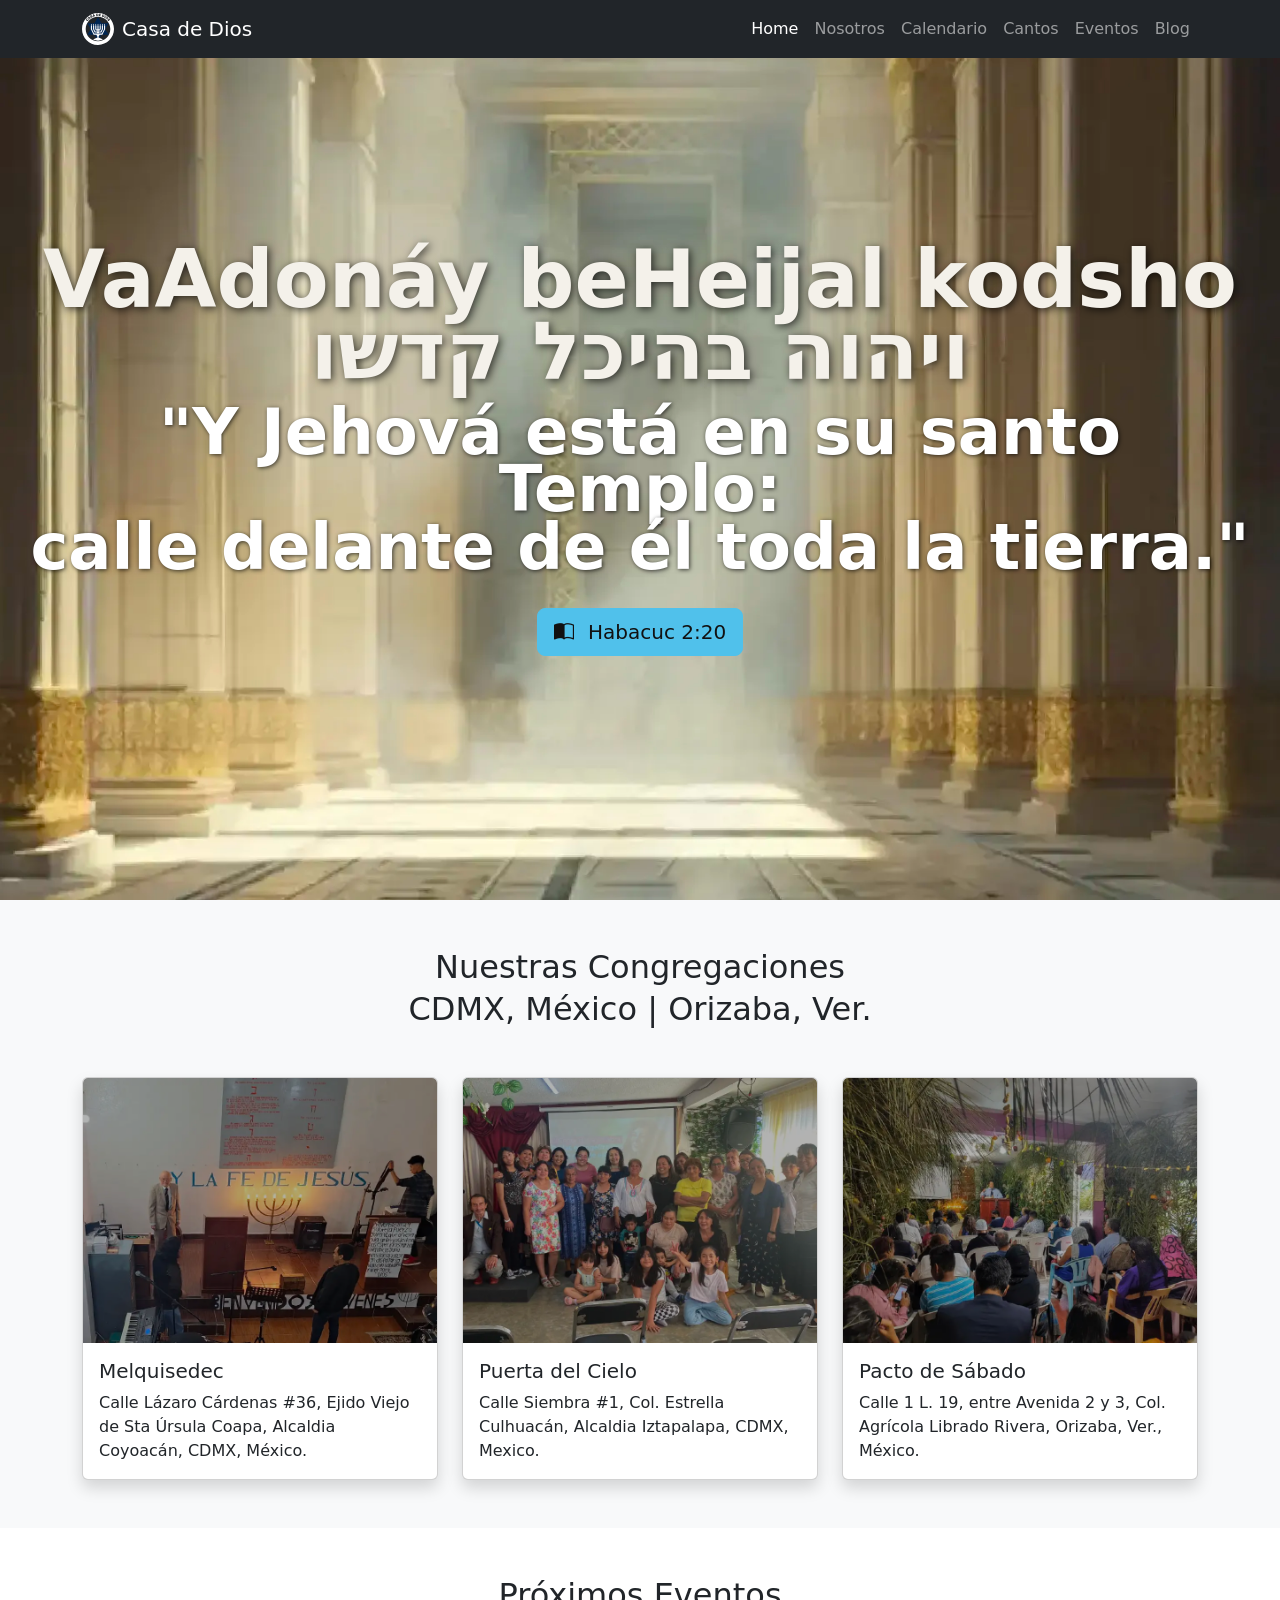
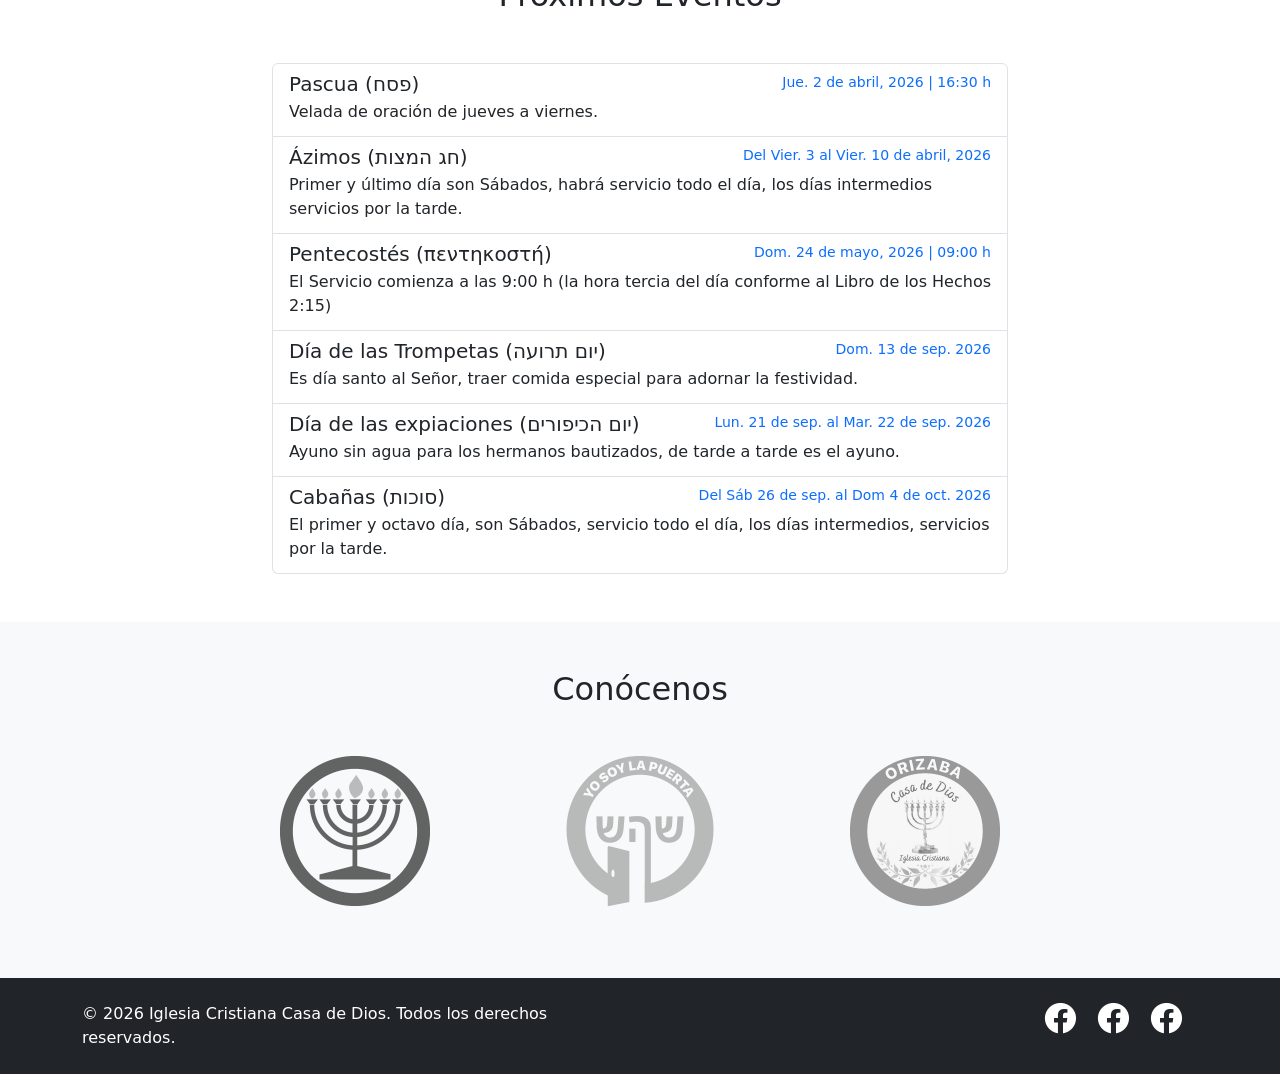
<file: index.html>
<!DOCTYPE html>
<html lang="es">

<head>
    <meta charset="UTF-8">
    <meta name="viewport" content="width=device-width, initial-scale=1.0">
    <title>Casa de Dios - Iglesia Cristiana</title>

    <!-- Bootstrap CSS -->
    <link href="https://cdn.jsdelivr.net/npm/bootstrap@5.1.3/dist/css/bootstrap.min.css" rel="stylesheet">

    <!-- Font Awesome -->
    <link rel="stylesheet" href="https://cdnjs.cloudflare.com/ajax/libs/font-awesome/6.0.0/css/all.min.css">

    <!-- Custom CSS -->
    <link rel="stylesheet" href="css/landing.css">
    <!-- Bootstrap Icons-->
    <link rel="stylesheet" href="https://cdn.jsdelivr.net/npm/bootstrap-icons@1.11.3/font/bootstrap-icons.min.css">

</head>

<body>

    <!-- NAVBAR -->
    <nav class="navbar navbar-expand-lg navbar-dark bg-dark fixed-top">
        <div class="container">
            <a class="navbar-brand d-flex align-items-center" href="index.html">
                <!-- Pega aquí tu código SVG -->
                <svg width="32" height="32" viewBox="0 0 100 100" class="me-2">
                    <!-- Tu código SVG aquí -->
                    <?xml version="1.0" encoding="UTF-8"?><svg id="Layer_2" xmlns="http://www.w3.org/2000/svg"
                        viewBox="0 0 843.33 843.33">
                        <defs>
                            <style>
                                .cls-1 {
                                    fill: #fff;
                                }

                                .cls-2 {
                                    fill: #002754;
                                }
                            </style>
                        </defs>
                        <g id="Layer_1-2">
                            <polygon class="cls-2"
                                points="669.51 520.05 703.99 576.49 514.82 576.49 453.33 677.15 421.66 728.97 390.01 677.15 328.52 576.49 139.34 576.49 173.83 520.05 233.93 421.67 173.83 323.28 139.34 266.84 328.52 266.84 390.01 166.18 421.66 114.36 453.33 166.18 514.82 266.84 703.99 266.84 669.51 323.28 609.4 421.67 669.51 520.05" />
                            <path class="cls-1"
                                d="M493.87,336.01c0-4.55-3.81-8.24-8.51-8.24h-6.21c4.92-2.77,8.62-7.55,10.13-13.2,2.62-9.62-5.01-19.3-9.42-28.85l-7.75,13.35c-3.34,5.2-3.77,10.04-2.13,16.81.57,3.34,3.46,8.78,6.37,11.88h-2.84c-4.7,0-8.51,3.69-8.51,8.24v94.46h28.88v-94.46Z" />
                            <path class="cls-1"
                                d="M600.88,327.77h-6.21c4.92-2.77,8.62-7.55,10.13-13.2,2.62-9.62-5.01-19.3-9.42-28.85l-7.75,13.35c-3.34,5.2-3.77,10.04-2.13,16.81.57,3.34,3.46,8.78,6.37,11.88h-2.84c-4.7,0-8.51,3.69-8.51,8.24v94.46h0l-57.71,111.82h0s-48.81.04-48.81.04v-.08h-23.59l-7.21,13.4-7.08,13.17v-26.48h0v-.09l14.45-27.9h-14.45s57.76-.01,57.76-.01h0s14.59.01,14.59.01h0s14.4-27.96,14.4-27.96l28.77-55.9h0s0,0,0,0v-94.46c0-4.55-3.81-8.24-8.51-8.24h-6.21c4.92-2.77,8.62-7.55,10.13-13.2,2.62-9.62-5.01-19.3-9.42-28.85l-7.75,13.35c-3.34,5.2-3.77,10.04-2.13,16.81.57,3.34,3.46,8.78,6.37,11.88h-2.84c-4.7,0-8.51,3.69-8.51,8.24v94.46h.02l-28.9,55.4v.51h-57.76v-27.95h43.32l14.45-27.9v-.05h-57.76v-94.65c0-4.44-3.72-8.05-8.31-8.05h-6.39c4.92-2.77,8.62-7.55,10.13-13.2,2.62-9.62-5.01-19.3-9.42-28.85l-7.75,13.35c-3.34,5.2-3.77,10.04-2.13,16.81.57,3.34,3.46,8.78,6.37,11.88h-3.05c-4.59,0-8.31,3.6-8.31,8.05v94.65h-57.76v.05l14.45,27.9h43.32v27.95h-57.5l-29.16-55.91h.02v-94.46c0-4.55-3.81-8.24-8.51-8.24h-6.21c4.92-2.77,8.62-7.55,10.13-13.2,2.62-9.62-5.01-19.3-9.42-28.85l-7.75,13.35c-3.34,5.2-3.77,10.04-2.13,16.81.57,3.34,3.46,8.78,6.37,11.88h-2.84c-4.7,0-8.51,3.69-8.51,8.24v94.46h0s28.77,55.91,28.77,55.91l14.4,27.95h0s14.59.01,14.59.01h0s57.76-.01,57.76-.01h0s-14.45.01-14.45.01l14.45,27.9v.07h0v26.49l-7.08-13.16-7.21-13.4h-23.59v.07h-48.82s0-.02,0-.02l-57.71-111.82h0v-94.46c0-4.55-3.81-8.24-8.51-8.24h-6.21c4.92-2.77,8.62-7.55,10.13-13.2,2.62-9.62-5.01-19.3-9.42-28.85l-7.75,13.35c-3.34,5.2-3.77,10.04-2.13,16.81.57,3.34,3.46,8.78,6.37,11.88h-2.84c-4.7,0-8.51,3.69-8.51,8.24v94.46h0s57.7,111.82,57.7,111.82l14.42,27.95h72.44l28.72,55.66v17.75l-105.01,50.37v13.02c36.98,14.15,77.29,21.93,119.47,21.93s82.49-7.77,119.48-21.93v-16.39l-105.05-47.48v-17.27l3.39-6.56,25.33-49.1h72.44l14.42-27.95,57.7-111.82h0s0,0,0,0v-94.46c0-4.55-3.81-8.24-8.51-8.24ZM349.46,486.37v-.51l-28.9-55.4,28.9,55.4.26.51h-.26ZM378.51,570.24h0l25.33,49.1-25.33-49.1Z" />
                            <path class="cls-1"
                                d="M378.34,336.01c0-4.55-3.81-8.24-8.51-8.24h-6.21c4.92-2.77,8.62-7.55,10.13-13.2,2.62-9.62-5.01-19.3-9.42-28.85l-7.75,13.35c-3.34,5.2-3.77,10.04-2.13,16.81.57,3.34,3.46,8.78,6.37,11.88h-2.84c-4.7,0-8.51,3.69-8.51,8.24v94.46h28.88v-94.46Z" />
                            <path class="cls-1"
                                d="M421.67,0C188.79,0,0,188.79,0,421.67s188.79,421.67,421.67,421.67,421.67-188.79,421.67-421.67S654.54,0,421.67,0ZM688.64,185.29c.59,1.44,1.5,2.87,2.72,4.26,1.26,1.44,2.53,2.51,3.79,3.19,1.19.64,2.33.95,3.35.95.94-.01,1.75-.32,2.47-.95.98-.86,1.33-1.85,1.13-3.15-.25-1.59-1.27-3.92-3.05-6.94l-3.25-5.6c-3.28-5.55-4.87-10.7-4.71-15.32.16-4.74,2.2-8.85,6.05-12.22,3.23-2.83,6.82-4.43,10.69-4.79,3.83-.35,7.73.38,11.59,2.2,3.81,1.8,7.37,4.57,10.58,8.24,3.51,4.01,5.95,8.02,7.24,11.92,1.31,3.97,1.56,7.78.73,11.34-.84,3.57-2.72,6.78-5.61,9.55l-1.69,1.63-11.41-13.04,1.2-1.26c.7-.79,1.11-1.68,1.23-2.71.12-1.08-.05-2.25-.52-3.49-.49-1.29-1.31-2.6-2.44-3.89-1.14-1.3-2.28-2.25-3.41-2.82-1.06-.53-2.05-.77-2.95-.71-.86.06-1.59.37-2.25.94-.92.8-1.24,1.77-1.04,3.08.24,1.59,1.18,3.79,2.79,6.53l3.27,5.56c3.5,5.97,5.24,11.24,5.18,15.66-.06,4.58-2.14,8.69-6.17,12.22-3.33,2.91-6.97,4.61-10.87,5.09-.76.09-1.52.14-2.29.14-3.16,0-6.39-.79-9.63-2.36-3.95-1.92-7.82-5.03-11.52-9.26-3.48-3.98-5.98-8.01-7.42-11.97-1.47-4.04-1.84-7.95-1.11-11.61.73-3.68,2.62-7.06,5.6-10.03l1.61-1.57,11.34,12.96-.96,1.25c-.64.86-.99,1.85-1.03,3.01-.05,1.23.22,2.56.79,3.96ZM657.53,94.53c5.42.79,10.73,3.19,15.79,7.13,5.13,3.99,8.78,8.59,10.88,13.65,2.1,5.09,2.65,10.47,1.62,15.99-1.02,5.48-3.65,10.96-7.8,16.29-4.21,5.4-8.89,9.29-13.96,11.63-3.84,1.77-7.82,2.66-11.87,2.66-1.34,0-2.68-.1-4.04-.29-5.41-.78-10.76-3.21-15.91-7.22-5.08-3.96-8.72-8.53-10.81-13.6-2.1-5.09-2.65-10.48-1.62-16.02,1.02-5.5,3.64-10.99,7.8-16.33,4.21-5.4,8.9-9.28,13.99-11.59,5.13-2.33,10.49-3.11,15.93-2.31ZM630.94,73.89l-31.85,56.2-16.09-9.12,31.85-56.2,16.09,9.12ZM545.2,34.43l24.7,9.71c5.95,2.34,10.69,5.53,14.09,9.49,3.44,4,5.46,8.74,6.01,14.07.54,5.27-.44,11.13-2.91,17.43-2.5,6.37-5.8,11.39-9.84,15.01-4.08,3.66-8.82,5.88-14.09,6.6-1.21.17-2.44.25-3.69.25-4.18,0-8.6-.91-13.21-2.72l-24.7-9.72,23.65-60.12ZM453.28,17.02l44.76,5.89-2.01,15.28-26.42-3.48-1.23,9.36,24.85,3.27-1.91,14.48-24.85-3.27-1.27,9.65,26.42,3.48-2.01,15.28-44.76-5.89,8.43-64.05ZM402.19,16.87c6.4-.28,12.02.71,16.73,2.95,4.77,2.26,8.53,5.77,11.2,10.42,2.64,4.6,4.12,10.35,4.42,17.11.3,6.83-.68,12.77-2.89,17.71-2.24,5.01-5.67,8.96-10.19,11.76-4.48,2.78-10.02,4.32-16.45,4.6l-26.51,1.16-2.82-64.54,26.51-1.16ZM289.3,38.2l16.1-5.04h0s4.21-1.32,4.21-1.32l40.06,55.15-18.63,5.83-7.73-11.77-17.22,5.39.37,14.07-18.63,5.83,1.46-68.15ZM215.35,81.62c.54-3.81,2.16-7.43,4.83-10.76,2.63-3.29,6.15-6.11,10.47-8.39,4.72-2.49,9.18-3.93,13.27-4.28,4.16-.36,7.93.29,11.19,1.92,3.28,1.64,5.97,4.22,7.99,7.67l1.19,2.03-15.33,8.08-.95-1.46c-.6-.86-1.38-1.47-2.35-1.82-1.02-.37-2.21-.47-3.52-.3-1.37.18-2.83.67-4.34,1.47-1.53.8-2.71,1.7-3.53,2.67-.76.91-1.23,1.82-1.37,2.71-.14.85,0,1.64.4,2.41.57,1.08,1.44,1.62,2.76,1.73,1.6.14,3.96-.27,7-1.2l6.17-1.89c6.62-2.02,12.14-2.49,16.43-1.41,4.44,1.12,7.96,4.09,10.45,8.83,2.06,3.91,2.87,7.85,2.44,11.76-.44,3.89-2.09,7.62-4.92,11.08-2.78,3.39-6.7,6.44-11.67,9.06-4.68,2.47-9.18,3.96-13.36,4.44-1.02.12-2.01.17-2.98.17-3.11,0-5.98-.6-8.57-1.79-3.41-1.57-6.26-4.18-8.46-7.77l-1.16-1.93,15.23-8.03.99,1.22c.69.83,1.57,1.39,2.69,1.7,1.18.33,2.54.38,4.04.15,1.54-.24,3.15-.8,4.77-1.65,1.69-.89,3.03-1.88,3.98-2.94.9-1.01,1.47-2.03,1.7-3.03.21-.92.09-1.78-.35-2.62-.61-1.15-1.49-1.72-2.8-1.82-1.6-.13-4.11.33-7.46,1.36l-6.2,1.86c-6.16,1.91-11.54,2.25-15.99,1.04-4.57-1.26-8.1-4.19-10.49-8.72-2-3.8-2.73-7.66-2.19-11.51ZM177.88,96.9l57,37.38-15.35,12.05-11.4-8.27-14.19,11.14,5.33,13.03-15.35,12.05-22.77-64.25,16.73-13.14ZM106.39,169.1c1.11-5.26,3.8-10.35,7.99-15.12,3.69-4.2,7.84-7.24,12.34-9.02,4.52-1.79,9.11-2.36,13.66-1.72,4.54.65,8.75,2.53,12.51,5.58l1.55,1.08-11.82,13.47-1.52-.99c-1.66-1.05-3.4-1.72-5.14-1.97-1.7-.24-3.39-.05-5.04.57-1.65.63-3.22,1.78-4.66,3.42-1.7,1.94-2.64,4-2.86,6.3-.22,2.3.29,4.72,1.53,7.18,1.27,2.54,3.35,5.08,6.16,7.55,2.87,2.52,5.69,4.27,8.41,5.23,2.63.93,5.11,1.14,7.37.61,2.26-.53,4.19-1.73,5.9-3.67,1.36-1.54,2.26-3.19,2.7-4.89.43-1.69.43-3.42-.02-5.14-.45-1.75-1.36-3.47-2.72-5.11l-.99-1.29,11.64-13.26,1.4,1.23c3.54,3.39,5.92,7.34,7.13,11.78,1.2,4.43,1.21,9.06.02,13.77-1.18,4.69-3.65,9.19-7.32,13.37-4.21,4.8-8.92,8.13-14.01,9.91-2.89,1.01-5.85,1.51-8.87,1.51-2.33,0-4.68-.3-7.06-.9-5.4-1.37-10.76-4.37-15.95-8.93-5.22-4.58-8.88-9.52-10.92-14.7-2.06-5.23-2.53-10.56-1.41-15.86ZM421.67,746.07c-179.16,0-324.4-145.24-324.4-324.4S242.5,97.26,421.67,97.26s324.4,145.24,324.4,324.4-145.24,324.4-324.4,324.4Z" />
                            <path class="cls-1"
                                d="M641.96,141.92c2.14,1.67,4.42,2.56,6.77,2.65,2.38.09,4.82-.57,7.26-1.96,2.5-1.42,4.91-3.61,7.15-6.49,2.32-2.97,3.84-5.85,4.6-8.61.73-2.69.75-5.22.07-7.5-.69-2.29-2.06-4.21-4.19-5.87-2.06-1.61-4.23-2.45-6.63-2.58-.2,0-.39-.01-.59-.01-2.2,0-4.44.63-6.66,1.89-2.5,1.4-4.92,3.6-7.2,6.53-2.32,2.97-3.85,5.86-4.61,8.63-.74,2.7-.77,5.23-.08,7.52.69,2.29,2.03,4.19,4.12,5.82Z" />
                            <path class="cls-1"
                                d="M549.96,89.11c2.91,1.15,5.62,1.53,8.05,1.14,2.41-.39,4.51-1.51,6.43-3.43,1.96-1.97,3.68-4.82,5.11-8.45,1.36-3.46,1.96-6.55,1.8-9.26-.15-2.65-.97-4.87-2.5-6.79-1.54-1.92-3.74-3.46-6.55-4.56l-5.53-2.17-12.33,31.35,5.53,2.17Z" />
                            <path class="cls-1"
                                d="M402.24,66.06c3.13-.14,5.76-.89,7.82-2.23,2.05-1.33,3.51-3.21,4.48-5.75.99-2.6,1.41-5.9,1.24-9.8-.16-3.72-.87-6.78-2.12-9.19-1.22-2.36-2.87-4.06-5.04-5.18-2.18-1.13-4.82-1.64-7.84-1.51l-5.93.26,1.47,33.66,5.93-.26Z" />
                            <polygon class="cls-1" points="315.25 68.78 305.22 53.52 305.71 71.77 315.25 68.78" />
                            <polygon class="cls-1" points="188.38 135.61 196.24 129.44 181.47 118.72 188.38 135.61" />
                        </g>
                    </svg>
                </svg>
                <span>Casa de Dios</span>
            </a>

            <!--
            <a class="navbar-brand" href="index.html">
                <i class="fas fa-church me-2"></i>Casa de Dios
            </a>
            -->

            <button class="navbar-toggler" type="button" data-bs-toggle="collapse" data-bs-target="#navbarNav">
                <span class="navbar-toggler-icon"></span>
            </button>
            <div class="collapse navbar-collapse" id="navbarNav">
                <ul class="navbar-nav ms-auto">
                    <li class="nav-item">
                        <a class="nav-link active" href="#home">Home</a>
                    </li>
                    <li class="nav-item">
                        <a class="nav-link" href="nosotros.html">Nosotros</a>
                    </li>
                    <li class="nav-item">
                        <a class="nav-link" href="calendario.html">Calendario</a>
                    </li>
                    <li class="nav-item">
                        <a class="nav-link" href="cantos.html">Cantos</a>
                    </li>
                    <li class="nav-item">
                        <a class="nav-link" href="#eventos">Eventos</a>
                    </li>
                    <li class="nav-item">
                        <a class="nav-link" href="blog.html">Blog</a>
                    </li>
                </ul>
            </div>
        </div>
    </nav>

    <!-- HERO SECTION -->
    <section id="home" class="hero-section">
        <div class="hero-overlay"></div>
        <div class="hero-content">
            <!-- CAMBIAR EL TEXTO DEL INDEX.HTML-->
            <h1 class="hero-title">VaAdonáy beHeijal kodsho<br>ויהוה בהיכל קדשו</h1>
            <h2 class="hero-subtitle"> <strong>"Y Jehová está en su santo Templo:<br>calle delante de él toda la
                    tierra."</strong>
            </h2>

            <!-- END CAMBIAR EL TEXTO DEL INDEX.HTML-->

            <!--Span para buttón inactivo sólo muestra cita bíblica-->
            <span class="btn btn-lg mt-4 custom-btn" style="pointer-events: none; cursor: default;">
                <i class="bi bi-book-half me-2"></i>
                Habacuc 2:20
            </span>

            <!-- Fin span -->

            <!--
            <a href="https://casadedios.mx/blog-post.php?slug=la-gran-fiesta-de-las-caba-as"
                class="btn btn-succes btn-lg mt-4 custom-btn">

                <svg class="me-2" width="1.4em" height="1.4em" viewBox="0 0 597.65 492.46" fill="currentColor"
                    xmlns="http://www.w3.org/2000/svg" style="vertical-align: -0.2em;">
                    <path
                        d="M597.65,47.81l-7.97-11.16-33.47,11.16-6.38-4.78c19.12-4.78,35.06-17.53,35.06-17.53-7.97,4.78-15.94,1.59-15.94,1.59l20.72-17.53c-20.72-3.19-62.16,4.78-62.16,4.78v-4.78l-19.12,12.75-4.78-12.75-35.06,28.69,6.37-25.5-22.31,4.78-30.28,25.5,9.56-27.09-31.87,6.37-30.28,20.72-4.78-12.75-39.84,7.97-12.75-12.75-52.59,17.53,7.97-17.53-20.72-3.19-43.03,20.72-3.19-20.72-17.53,7.97,3.19-9.56-28.69,1.59-35.06,7.97,11.16-15.94-52.59,4.78L86.06,0l-47.81,19.12L3.19,7.97,0,19.12l33.47,15.94,7.97,14.34-35.06,3.19c17.53,15.94,39.84,19.12,39.84,19.12h-25.5c7.97,17.53,52.59,15.94,52.59,15.94l-3.19,19.12,3.81-.59-6.08,386.27h145.03l-22.58-379.36,7.32-3.14,1.59,17.53,39.84-14.34-12.75,12.75,14.34,17.53,33.47-19.12,4.78,15.94,35.06-23.91-4.78,12.75,12.75,14.34,20.72-17.53,19.12,7.97,28.69-23.91,14.34,19.12,14.34-25.5,11.16-9.56,16.77-1.97-1.15,17.01-15.62,24.81,14.24-4.38-24.49,362.97h148.22l-4.77-419.34c3.29-7.35,5.45-12.56,5.45-12.56l28.69-12.75Z" />
                </svg>
                La Gran Fiesta de las Cabañas
            </a>-->
        </div>
    </section>

    <!-- NOSOTROS SECTION -->
    <section id="nosotros" class="py-5 bg-light">
        <div class="container">
            <h2 class="text-center mb-1">Nuestras Congregaciones</h2>
            <h2 class="text-center mb-5">CDMX, México | Orizaba, Ver.</h2>
            <div class="row g-4">
                <!-- Card 1 -->
                <div class="col-md-4">
                    <div class="card h-100 shadow">
                        <div class="card-img-wrapper">
                            <img src="assets/img/congregacion/foto01.webp" class="card-img-top"
                                alt="Congregación Melquisedec">
                        </div>
                        <div class="card-body">
                            <h5 class="card-title">Melquisedec</h5>
                            <p class="card-text">Calle Lázaro Cárdenas #36, Ejido Viejo de Sta Úrsula Coapa, Alcaldia
                                Coyoacán, CDMX, México.</p>
                        </div>
                    </div>
                </div>
                <!-- Card 2 -->
                <div class="col-md-4">
                    <div class="card h-100 shadow">
                        <div class="card-img-wrapper">
                            <img src="assets/img/congregacion/foto02.webp" class="card-img-top"
                                alt="Congregación Puerta del Cielo">
                        </div>
                        <div class="card-body">
                            <h5 class="card-title">Puerta del Cielo</h5>
                            <p class="card-text">Calle Siembra #1, Col. Estrella Culhuacán, Alcaldia Iztapalapa, CDMX,
                                Mexico.</p>
                        </div>
                    </div>
                </div>
                <!-- Card 3 -->
                <div class="col-md-4">
                    <div class="card h-100 shadow">
                        <div class="card-img-wrapper">
                            <img src="assets/img/congregacion/foto03.webp" class="card-img-top"
                                alt="Congregación Pacto de Sábado">
                        </div>
                        <div class="card-body">
                            <h5 class="card-title">Pacto de Sábado</h5>
                            <p class="card-text">Calle 1 L. 19, entre Avenida 2 y 3, Col. Agrícola Librado Rivera,
                                Orizaba, Ver., México.</p>
                        </div>
                    </div>
                </div>
            </div>
        </div>
    </section>

    <!-- CALENDARIO SECTION -->
    <section id="calendario" class="py-5">
        <div class="container">
            <h2 class="text-center mb-5">Próximos Eventos</h2>
            <div class="row">
                <div class="col-md-8 mx-auto">
                    <div class="list-group">
                        <a href="#" class="list-group-item list-group-item-action">
                            <div class="d-flex w-100 justify-content-between">
                                <h5 class="mb-1">Pascua (פסח)</h5>
                                <small class="text-primary">Jue. 2 de abril, 2026 | 16:30 h</small>
                            </div>
                            <p class="mb-1">Velada de oración de jueves a viernes.</p>
                        </a>
                        <a href="#" class="list-group-item list-group-item-action">
                            <div class="d-flex w-100 justify-content-between">
                                <h5 class="mb-1">Ázimos (חג המצות)</h5>
                                <small class="text-primary">Del Vier. 3 al Vier. 10 de abril, 2026</small>
                            </div>
                            <p class="mb-1">Primer y último día son Sábados, habrá servicio todo el día, los días
                                intermedios servicios por la tarde.</p>
                        </a>
                        <a href="#" class="list-group-item list-group-item-action">
                            <div class="d-flex w-100 justify-content-between">
                                <h5 class="mb-1">Pentecostés (πεντηκοστή)</h5>
                                <small class="text-primary">Dom. 24 de mayo, 2026 | 09:00 h</small>
                            </div>
                            <p class="mb-1">El Servicio comienza a las 9:00 h (la hora tercia del día conforme al Libro
                                de los Hechos 2:15)</p>
                        </a>
                        <a href="#" class="list-group-item list-group-item-action">
                            <div class="d-flex w-100 justify-content-between">
                                <h5 class="mb-1">Día de las Trompetas (יום תרועה)</h5>
                                <small class="text-primary">Dom. 13 de sep. 2026</small>
                            </div>
                            <p class="mb-1">Es día santo al Señor, traer comida especial para adornar la festividad.</p>
                        </a>
                        <a href="#" class="list-group-item list-group-item-action">
                            <div class="d-flex w-100 justify-content-between">
                                <h5 class="mb-1">Día de las expiaciones (יום הכיפורים)</h5>
                                <small class="text-primary">Lun. 21 de sep. al Mar. 22 de sep. 2026</small>
                            </div>
                            <p class="mb-1">Ayuno sin agua para los hermanos bautizados, de tarde a tarde es el ayuno.
                            </p>
                        </a>
                        <a href="#" class="list-group-item list-group-item-action">
                            <div class="d-flex w-100 justify-content-between">
                                <h5 class="mb-1">Cabañas (סוכות)</h5>
                                <small class="text-primary">Del Sáb 26 de sep. al Dom 4 de oct. 2026</small>
                            </div>
                            <p class="mb-1">El primer y octavo día, son Sábados, servicio todo el día, los días
                                intermedios, servicios por la tarde.</p>
                        </a>
                    </div>
                </div>
            </div>
        </div>
    </section>

    <!-- CONGREGACIONES HERMANAS -->
    <section id="eventos" class="py-5 bg-light">
        <div class="container">
            <h2 class="text-center mb-5">Conócenos</h2>
            <div class="row justify-content-center">
                <div class="col-md-3 col-6 text-center mb-4">
                    <a href="https://iglesiacristianamelquisedec.org" target="_blank" class="congregacion-link">
                        <img src="assets/img/logos/logo01.png" alt="Congregación 1" class="img-fluid congregacion-logo">
                    </a>
                </div>
                <div class="col-md-3 col-6 text-center mb-4">
                    <a href="https://www.facebook.com/PuertaDelCieloCongregacion" target="_blank"
                        class="congregacion-link">
                        <img src="assets/img/logos/logo02.png" alt="Congregación 2" class="img-fluid congregacion-logo">
                    </a>
                </div>
                <div class="col-md-3 col-6 text-center mb-4">
                    <a href="https://www.google.com/url?sa=t&source=web&rct=j&opi=89978449&url=https://www.facebook.com/p/Iglesia-Cristiana-Casa-de-Dios-100068604211785/&ved=2ahUKEwiv9IbJxKqTAxV7HEQIHXL0D9EQFnoECBwQAQ&usg=AOvVaw2B5Uu8J6mgdsHCgPZDwUNt"
                        target="_blank" class="congregacion-link">
                        <img src="assets/img/logos/logo03.png" alt="Congregación 3" class="img-fluid congregacion-logo">
                    </a>
                </div>
            </div>
        </div>
    </section>

    <!-- FOOTER -->
    <footer class="bg-dark text-white py-4">
        <div class="container">
            <div class="row">
                <div class="col-md-6 text-center text-md-start mb-3 mb-md-0">
                    <p class="mb-0">&copy; 2026 Iglesia Cristiana Casa de Dios. Todos los derechos reservados.</p>
                </div>
                <div class="col-md-6 text-center text-md-end">
                    <a href="https://www.facebook.com/iglesiacristianamelquisedec/?locale=es_LA"
                        class="text-white me-3"><i class="fab fa-facebook fa-2x"></i></a>
                    <a href="https://www.facebook.com/PuertaDelCieloCongregacion" class="text-white me-3"><i
                            class="fab fa-facebook fa-2x"></i></a>
                    <a href="https://www.google.com/url?sa=t&source=web&rct=j&opi=89978449&url=https://www.facebook.com/p/Iglesia-Cristiana-Casa-de-Dios-100068604211785/&ved=2ahUKEwiv9IbJxKqTAxV7HEQIHXL0D9EQFnoECBwQAQ&usg=AOvVaw2B5Uu8J6mgdsHCgPZDwUNt"
                        class="text-white me-3"><i class="fab fa-facebook fa-2x"></i></a>
                </div>
            </div>
        </div>
    </footer>

    <!-- Bootstrap JS -->
    <script src="https://cdn.jsdelivr.net/npm/bootstrap@5.1.3/dist/js/bootstrap.bundle.min.js"></script>

    <!-- Smooth Scroll -->
    <script>
        document.querySelectorAll('a[href^="#"]').forEach(anchor => {
            anchor.addEventListener('click', function (e) {
                e.preventDefault();
                const target = document.querySelector(this.getAttribute('href'));
                if (target) {
                    target.scrollIntoView({
                        behavior: 'smooth',
                        block: 'start'
                    });
                }
            });
        });
    </script>
</body>

</html>
</file>
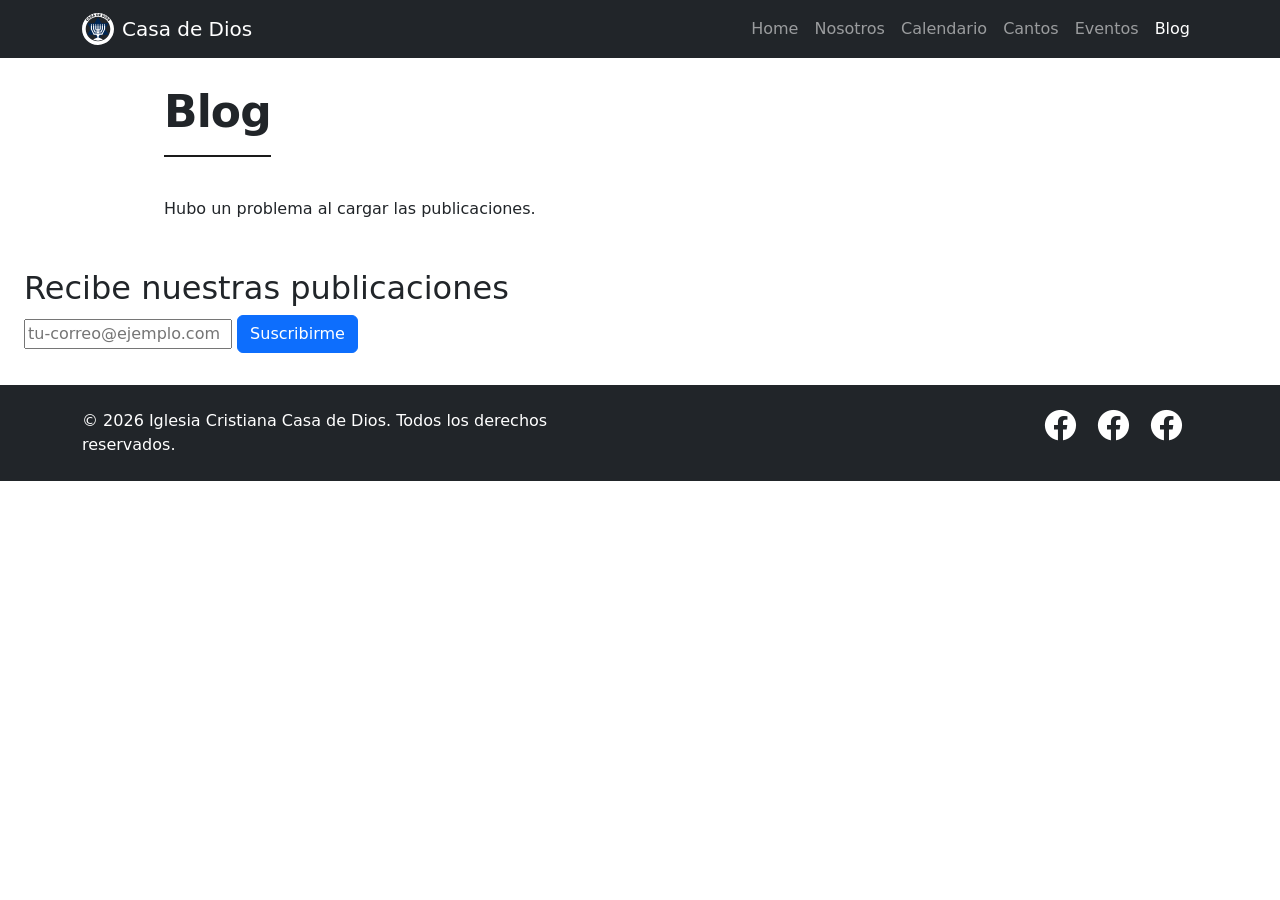
<file: blog.html>
<!DOCTYPE html>
<html lang="es">

<head>
    <meta charset="utf-8">
    <meta name="viewport" content="width=device-width, initial-scale=1">
    <title>Blog</title> <!-- Bootstrap 5 -->

    <!-- Bootstrap CSS -->
    <link href="https://cdn.jsdelivr.net/npm/bootstrap@5.1.3/dist/css/bootstrap.min.css" rel="stylesheet">

    <!-- Font Awesome -->
    <link rel="stylesheet" href="https://cdnjs.cloudflare.com/ajax/libs/font-awesome/6.0.0/css/all.min.css">

    <link rel="stylesheet" href="css/blog.css?v=1.0.0">

</head>

<body>


    <!-- H E A D E R -->
    <header>
        <!-- NAVBAR (igual que index.html) -->
        <nav class="navbar navbar-expand-lg navbar-dark bg-dark fixed-top">
            <div class="container">
                <a class="navbar-brand d-flex align-items-center" href="index.html">
                    <!-- Tu logo SVG aquí -->
                    <svg width="32" height="32" viewBox="0 0 100 100" class="me-2">
                        <!-- Pega tu SVG -->
                        <?xml version="1.0" encoding="UTF-8"?><svg id="Layer_2" xmlns="http://www.w3.org/2000/svg"
                            viewBox="0 0 843.33 843.33">
                            <defs>
                                <style>
                                    .cls-1 {
                                        fill: #fff;
                                    }

                                    .cls-2 {
                                        fill: #002754;
                                    }
                                </style>
                            </defs>
                            <g id="Layer_1-2">
                                <polygon class="cls-2"
                                    points="669.51 520.05 703.99 576.49 514.82 576.49 453.33 677.15 421.66 728.97 390.01 677.15 328.52 576.49 139.34 576.49 173.83 520.05 233.93 421.67 173.83 323.28 139.34 266.84 328.52 266.84 390.01 166.18 421.66 114.36 453.33 166.18 514.82 266.84 703.99 266.84 669.51 323.28 609.4 421.67 669.51 520.05" />
                                <path class="cls-1"
                                    d="M493.87,336.01c0-4.55-3.81-8.24-8.51-8.24h-6.21c4.92-2.77,8.62-7.55,10.13-13.2,2.62-9.62-5.01-19.3-9.42-28.85l-7.75,13.35c-3.34,5.2-3.77,10.04-2.13,16.81.57,3.34,3.46,8.78,6.37,11.88h-2.84c-4.7,0-8.51,3.69-8.51,8.24v94.46h28.88v-94.46Z" />
                                <path class="cls-1"
                                    d="M600.88,327.77h-6.21c4.92-2.77,8.62-7.55,10.13-13.2,2.62-9.62-5.01-19.3-9.42-28.85l-7.75,13.35c-3.34,5.2-3.77,10.04-2.13,16.81.57,3.34,3.46,8.78,6.37,11.88h-2.84c-4.7,0-8.51,3.69-8.51,8.24v94.46h0l-57.71,111.82h0s-48.81.04-48.81.04v-.08h-23.59l-7.21,13.4-7.08,13.17v-26.48h0v-.09l14.45-27.9h-14.45s57.76-.01,57.76-.01h0s14.59.01,14.59.01h0s14.4-27.96,14.4-27.96l28.77-55.9h0s0,0,0,0v-94.46c0-4.55-3.81-8.24-8.51-8.24h-6.21c4.92-2.77,8.62-7.55,10.13-13.2,2.62-9.62-5.01-19.3-9.42-28.85l-7.75,13.35c-3.34,5.2-3.77,10.04-2.13,16.81.57,3.34,3.46,8.78,6.37,11.88h-2.84c-4.7,0-8.51,3.69-8.51,8.24v94.46h.02l-28.9,55.4v.51h-57.76v-27.95h43.32l14.45-27.9v-.05h-57.76v-94.65c0-4.44-3.72-8.05-8.31-8.05h-6.39c4.92-2.77,8.62-7.55,10.13-13.2,2.62-9.62-5.01-19.3-9.42-28.85l-7.75,13.35c-3.34,5.2-3.77,10.04-2.13,16.81.57,3.34,3.46,8.78,6.37,11.88h-3.05c-4.59,0-8.31,3.6-8.31,8.05v94.65h-57.76v.05l14.45,27.9h43.32v27.95h-57.5l-29.16-55.91h.02v-94.46c0-4.55-3.81-8.24-8.51-8.24h-6.21c4.92-2.77,8.62-7.55,10.13-13.2,2.62-9.62-5.01-19.3-9.42-28.85l-7.75,13.35c-3.34,5.2-3.77,10.04-2.13,16.81.57,3.34,3.46,8.78,6.37,11.88h-2.84c-4.7,0-8.51,3.69-8.51,8.24v94.46h0s28.77,55.91,28.77,55.91l14.4,27.95h0s14.59.01,14.59.01h0s57.76-.01,57.76-.01h0s-14.45.01-14.45.01l14.45,27.9v.07h0v26.49l-7.08-13.16-7.21-13.4h-23.59v.07h-48.82s0-.02,0-.02l-57.71-111.82h0v-94.46c0-4.55-3.81-8.24-8.51-8.24h-6.21c4.92-2.77,8.62-7.55,10.13-13.2,2.62-9.62-5.01-19.3-9.42-28.85l-7.75,13.35c-3.34,5.2-3.77,10.04-2.13,16.81.57,3.34,3.46,8.78,6.37,11.88h-2.84c-4.7,0-8.51,3.69-8.51,8.24v94.46h0s57.7,111.82,57.7,111.82l14.42,27.95h72.44l28.72,55.66v17.75l-105.01,50.37v13.02c36.98,14.15,77.29,21.93,119.47,21.93s82.49-7.77,119.48-21.93v-16.39l-105.05-47.48v-17.27l3.39-6.56,25.33-49.1h72.44l14.42-27.95,57.7-111.82h0s0,0,0,0v-94.46c0-4.55-3.81-8.24-8.51-8.24ZM349.46,486.37v-.51l-28.9-55.4,28.9,55.4.26.51h-.26ZM378.51,570.24h0l25.33,49.1-25.33-49.1Z" />
                                <path class="cls-1"
                                    d="M378.34,336.01c0-4.55-3.81-8.24-8.51-8.24h-6.21c4.92-2.77,8.62-7.55,10.13-13.2,2.62-9.62-5.01-19.3-9.42-28.85l-7.75,13.35c-3.34,5.2-3.77,10.04-2.13,16.81.57,3.34,3.46,8.78,6.37,11.88h-2.84c-4.7,0-8.51,3.69-8.51,8.24v94.46h28.88v-94.46Z" />
                                <path class="cls-1"
                                    d="M421.67,0C188.79,0,0,188.79,0,421.67s188.79,421.67,421.67,421.67,421.67-188.79,421.67-421.67S654.54,0,421.67,0ZM688.64,185.29c.59,1.44,1.5,2.87,2.72,4.26,1.26,1.44,2.53,2.51,3.79,3.19,1.19.64,2.33.95,3.35.95.94-.01,1.75-.32,2.47-.95.98-.86,1.33-1.85,1.13-3.15-.25-1.59-1.27-3.92-3.05-6.94l-3.25-5.6c-3.28-5.55-4.87-10.7-4.71-15.32.16-4.74,2.2-8.85,6.05-12.22,3.23-2.83,6.82-4.43,10.69-4.79,3.83-.35,7.73.38,11.59,2.2,3.81,1.8,7.37,4.57,10.58,8.24,3.51,4.01,5.95,8.02,7.24,11.92,1.31,3.97,1.56,7.78.73,11.34-.84,3.57-2.72,6.78-5.61,9.55l-1.69,1.63-11.41-13.04,1.2-1.26c.7-.79,1.11-1.68,1.23-2.71.12-1.08-.05-2.25-.52-3.49-.49-1.29-1.31-2.6-2.44-3.89-1.14-1.3-2.28-2.25-3.41-2.82-1.06-.53-2.05-.77-2.95-.71-.86.06-1.59.37-2.25.94-.92.8-1.24,1.77-1.04,3.08.24,1.59,1.18,3.79,2.79,6.53l3.27,5.56c3.5,5.97,5.24,11.24,5.18,15.66-.06,4.58-2.14,8.69-6.17,12.22-3.33,2.91-6.97,4.61-10.87,5.09-.76.09-1.52.14-2.29.14-3.16,0-6.39-.79-9.63-2.36-3.95-1.92-7.82-5.03-11.52-9.26-3.48-3.98-5.98-8.01-7.42-11.97-1.47-4.04-1.84-7.95-1.11-11.61.73-3.68,2.62-7.06,5.6-10.03l1.61-1.57,11.34,12.96-.96,1.25c-.64.86-.99,1.85-1.03,3.01-.05,1.23.22,2.56.79,3.96ZM657.53,94.53c5.42.79,10.73,3.19,15.79,7.13,5.13,3.99,8.78,8.59,10.88,13.65,2.1,5.09,2.65,10.47,1.62,15.99-1.02,5.48-3.65,10.96-7.8,16.29-4.21,5.4-8.89,9.29-13.96,11.63-3.84,1.77-7.82,2.66-11.87,2.66-1.34,0-2.68-.1-4.04-.29-5.41-.78-10.76-3.21-15.91-7.22-5.08-3.96-8.72-8.53-10.81-13.6-2.1-5.09-2.65-10.48-1.62-16.02,1.02-5.5,3.64-10.99,7.8-16.33,4.21-5.4,8.9-9.28,13.99-11.59,5.13-2.33,10.49-3.11,15.93-2.31ZM630.94,73.89l-31.85,56.2-16.09-9.12,31.85-56.2,16.09,9.12ZM545.2,34.43l24.7,9.71c5.95,2.34,10.69,5.53,14.09,9.49,3.44,4,5.46,8.74,6.01,14.07.54,5.27-.44,11.13-2.91,17.43-2.5,6.37-5.8,11.39-9.84,15.01-4.08,3.66-8.82,5.88-14.09,6.6-1.21.17-2.44.25-3.69.25-4.18,0-8.6-.91-13.21-2.72l-24.7-9.72,23.65-60.12ZM453.28,17.02l44.76,5.89-2.01,15.28-26.42-3.48-1.23,9.36,24.85,3.27-1.91,14.48-24.85-3.27-1.27,9.65,26.42,3.48-2.01,15.28-44.76-5.89,8.43-64.05ZM402.19,16.87c6.4-.28,12.02.71,16.73,2.95,4.77,2.26,8.53,5.77,11.2,10.42,2.64,4.6,4.12,10.35,4.42,17.11.3,6.83-.68,12.77-2.89,17.71-2.24,5.01-5.67,8.96-10.19,11.76-4.48,2.78-10.02,4.32-16.45,4.6l-26.51,1.16-2.82-64.54,26.51-1.16ZM289.3,38.2l16.1-5.04h0s4.21-1.32,4.21-1.32l40.06,55.15-18.63,5.83-7.73-11.77-17.22,5.39.37,14.07-18.63,5.83,1.46-68.15ZM215.35,81.62c.54-3.81,2.16-7.43,4.83-10.76,2.63-3.29,6.15-6.11,10.47-8.39,4.72-2.49,9.18-3.93,13.27-4.28,4.16-.36,7.93.29,11.19,1.92,3.28,1.64,5.97,4.22,7.99,7.67l1.19,2.03-15.33,8.08-.95-1.46c-.6-.86-1.38-1.47-2.35-1.82-1.02-.37-2.21-.47-3.52-.3-1.37.18-2.83.67-4.34,1.47-1.53.8-2.71,1.7-3.53,2.67-.76.91-1.23,1.82-1.37,2.71-.14.85,0,1.64.4,2.41.57,1.08,1.44,1.62,2.76,1.73,1.6.14,3.96-.27,7-1.2l6.17-1.89c6.62-2.02,12.14-2.49,16.43-1.41,4.44,1.12,7.96,4.09,10.45,8.83,2.06,3.91,2.87,7.85,2.44,11.76-.44,3.89-2.09,7.62-4.92,11.08-2.78,3.39-6.7,6.44-11.67,9.06-4.68,2.47-9.18,3.96-13.36,4.44-1.02.12-2.01.17-2.98.17-3.11,0-5.98-.6-8.57-1.79-3.41-1.57-6.26-4.18-8.46-7.77l-1.16-1.93,15.23-8.03.99,1.22c.69.83,1.57,1.39,2.69,1.7,1.18.33,2.54.38,4.04.15,1.54-.24,3.15-.8,4.77-1.65,1.69-.89,3.03-1.88,3.98-2.94.9-1.01,1.47-2.03,1.7-3.03.21-.92.09-1.78-.35-2.62-.61-1.15-1.49-1.72-2.8-1.82-1.6-.13-4.11.33-7.46,1.36l-6.2,1.86c-6.16,1.91-11.54,2.25-15.99,1.04-4.57-1.26-8.1-4.19-10.49-8.72-2-3.8-2.73-7.66-2.19-11.51ZM177.88,96.9l57,37.38-15.35,12.05-11.4-8.27-14.19,11.14,5.33,13.03-15.35,12.05-22.77-64.25,16.73-13.14ZM106.39,169.1c1.11-5.26,3.8-10.35,7.99-15.12,3.69-4.2,7.84-7.24,12.34-9.02,4.52-1.79,9.11-2.36,13.66-1.72,4.54.65,8.75,2.53,12.51,5.58l1.55,1.08-11.82,13.47-1.52-.99c-1.66-1.05-3.4-1.72-5.14-1.97-1.7-.24-3.39-.05-5.04.57-1.65.63-3.22,1.78-4.66,3.42-1.7,1.94-2.64,4-2.86,6.3-.22,2.3.29,4.72,1.53,7.18,1.27,2.54,3.35,5.08,6.16,7.55,2.87,2.52,5.69,4.27,8.41,5.23,2.63.93,5.11,1.14,7.37.61,2.26-.53,4.19-1.73,5.9-3.67,1.36-1.54,2.26-3.19,2.7-4.89.43-1.69.43-3.42-.02-5.14-.45-1.75-1.36-3.47-2.72-5.11l-.99-1.29,11.64-13.26,1.4,1.23c3.54,3.39,5.92,7.34,7.13,11.78,1.2,4.43,1.21,9.06.02,13.77-1.18,4.69-3.65,9.19-7.32,13.37-4.21,4.8-8.92,8.13-14.01,9.91-2.89,1.01-5.85,1.51-8.87,1.51-2.33,0-4.68-.3-7.06-.9-5.4-1.37-10.76-4.37-15.95-8.93-5.22-4.58-8.88-9.52-10.92-14.7-2.06-5.23-2.53-10.56-1.41-15.86ZM421.67,746.07c-179.16,0-324.4-145.24-324.4-324.4S242.5,97.26,421.67,97.26s324.4,145.24,324.4,324.4-145.24,324.4-324.4,324.4Z" />
                                <path class="cls-1"
                                    d="M641.96,141.92c2.14,1.67,4.42,2.56,6.77,2.65,2.38.09,4.82-.57,7.26-1.96,2.5-1.42,4.91-3.61,7.15-6.49,2.32-2.97,3.84-5.85,4.6-8.61.73-2.69.75-5.22.07-7.5-.69-2.29-2.06-4.21-4.19-5.87-2.06-1.61-4.23-2.45-6.63-2.58-.2,0-.39-.01-.59-.01-2.2,0-4.44.63-6.66,1.89-2.5,1.4-4.92,3.6-7.2,6.53-2.32,2.97-3.85,5.86-4.61,8.63-.74,2.7-.77,5.23-.08,7.52.69,2.29,2.03,4.19,4.12,5.82Z" />
                                <path class="cls-1"
                                    d="M549.96,89.11c2.91,1.15,5.62,1.53,8.05,1.14,2.41-.39,4.51-1.51,6.43-3.43,1.96-1.97,3.68-4.82,5.11-8.45,1.36-3.46,1.96-6.55,1.8-9.26-.15-2.65-.97-4.87-2.5-6.79-1.54-1.92-3.74-3.46-6.55-4.56l-5.53-2.17-12.33,31.35,5.53,2.17Z" />
                                <path class="cls-1"
                                    d="M402.24,66.06c3.13-.14,5.76-.89,7.82-2.23,2.05-1.33,3.51-3.21,4.48-5.75.99-2.6,1.41-5.9,1.24-9.8-.16-3.72-.87-6.78-2.12-9.19-1.22-2.36-2.87-4.06-5.04-5.18-2.18-1.13-4.82-1.64-7.84-1.51l-5.93.26,1.47,33.66,5.93-.26Z" />
                                <polygon class="cls-1" points="315.25 68.78 305.22 53.52 305.71 71.77 315.25 68.78" />
                                <polygon class="cls-1"
                                    points="188.38 135.61 196.24 129.44 181.47 118.72 188.38 135.61" />
                            </g>
                        </svg>
                    </svg>
                    <span>Casa de Dios</span>
                </a>
                <button class="navbar-toggler" type="button" data-bs-toggle="collapse" data-bs-target="#navbarNav">
                    <span class="navbar-toggler-icon"></span>
                </button>
                <div class="collapse navbar-collapse" id="navbarNav">
                    <ul class="navbar-nav ms-auto">
                        <li class="nav-item">
                            <a class="nav-link" href="index.html">Home</a>
                        </li>
                        <li class="nav-item">
                            <a class="nav-link" href="nosotros.html">Nosotros</a>
                        </li>
                        <li class="nav-item">
                            <a class="nav-link " href="calendario.html">Calendario</a>
                        </li>
                        <li class="nav-item">
                            <a class="nav-link" href="cantos.html">Cantos</a>
                        </li>
                        <li class="nav-item">
                            <a class="nav-link" href="index.html#eventos">Eventos</a>
                        </li>
                        <li class="nav-item">
                            <a class="nav-link active" href="blog.html">Blog</a>
                        </li>
                    </ul>
                </div>
            </div>
        </nav>
    </header>

    <!-- aquí va tu header/menú actual, igual que en cantos.html -->




    <main class="blog">
        <h1 class="blog__titulo">Blog</h1>
        <div id="blog-lista" class="blog-grid">
            <!-- las tarjetas se pintan aquí vía JS -->
        </div>
    </main>

    <section class="ps-4 py-3 blog-suscripcion">
        <h2>Recibe nuestras publicaciones</h2>
        <form id="form-suscripcion">
            <input type="email" id="email-suscripcion" placeholder="tu-correo@ejemplo.com" required>
            <button class="btn btn-primary" type="submit">Suscribirme</button>
        </form>
        <p id="mensaje-suscripcion"></p>
    </section>





    <!-- aquí tu footer actual -->
    <!-- FOOTER -->
    <footer class="bg-dark text-white py-4">
        <div class="container">
            <div class="row">
                <div class="col-md-6 text-center text-md-start mb-3 mb-md-0">
                    <p class="mb-0">&copy; 2026 Iglesia Cristiana Casa de Dios. Todos los derechos reservados.</p>
                </div>
                <div class="col-md-6 text-center text-md-end">
                    <a href="https://www.facebook.com/iglesiacristianamelquisedec/?locale=es_LA"
                        class="text-white me-3"><i class="fab fa-facebook fa-2x"></i></a>
                    <a href="https://www.facebook.com/PuertaDelCieloCongregacion" class="text-white me-3"><i
                            class="fab fa-facebook fa-2x"></i></a>
                    <a href="https://www.google.com/url?sa=t&source=web&rct=j&opi=89978449&url=https://www.facebook.com/p/Iglesia-Cristiana-Casa-de-Dios-100068604211785/&ved=2ahUKEwiv9IbJxKqTAxV7HEQIHXL0D9EQFnoECBwQAQ&usg=AOvVaw2B5Uu8J6mgdsHCgPZDwUNt"
                        class="text-white me-3"><i class="fab fa-facebook fa-2x"></i></a>
                </div>
            </div>
        </div>
    </footer>

    <!-- Bootstrap JS -->
    <script src="https://cdn.jsdelivr.net/npm/bootstrap@5.1.3/dist/js/bootstrap.bundle.min.js"></script>
    <script type="module" src="js/main.js"></script>

    <!-- Smooth Scroll -->
    <script>
        document.querySelectorAll('a[href^="#"]').forEach(anchor => {
            anchor.addEventListener('click', function (e) {
                e.preventDefault();
                const target = document.querySelector(this.getAttribute('href'));
                if (target) {
                    target.scrollIntoView({
                        behavior: 'smooth',
                        block: 'start'
                    });
                }
            });
        });
    </script>
</body>

</html>
</file>
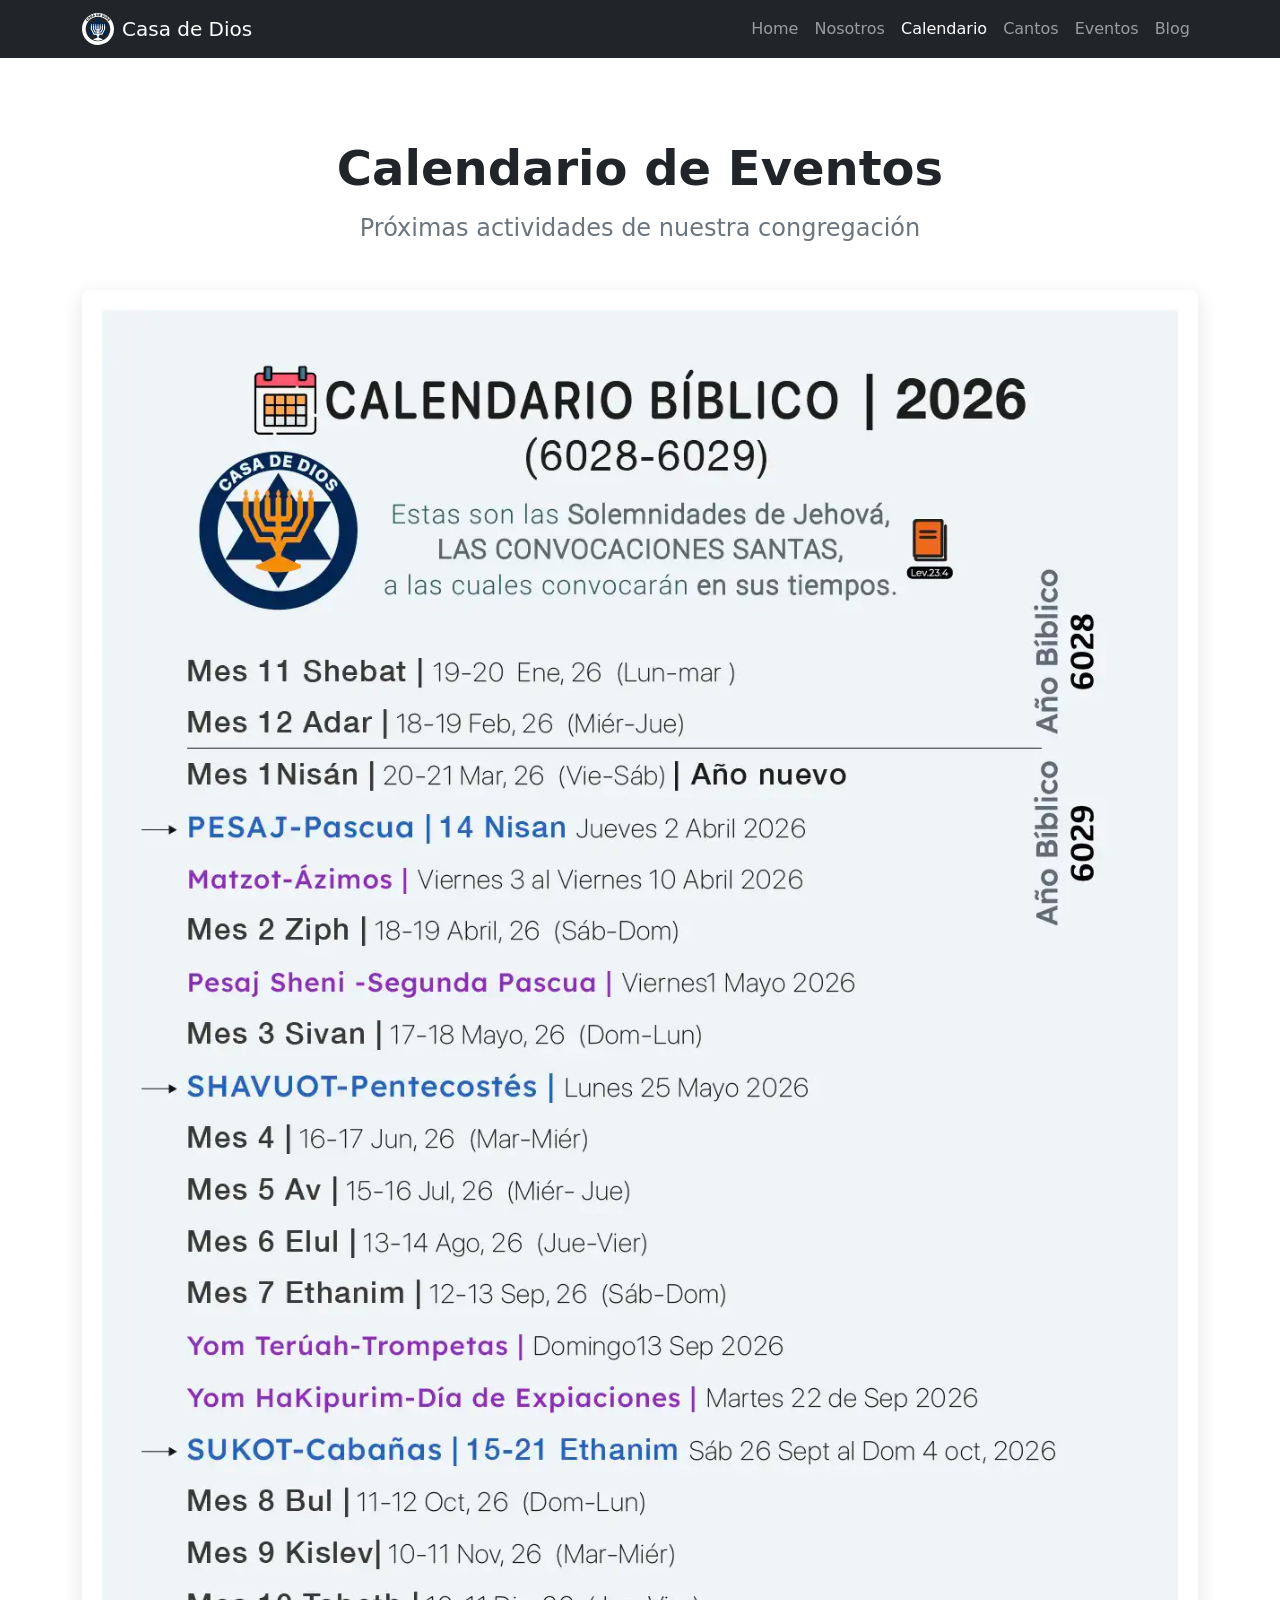
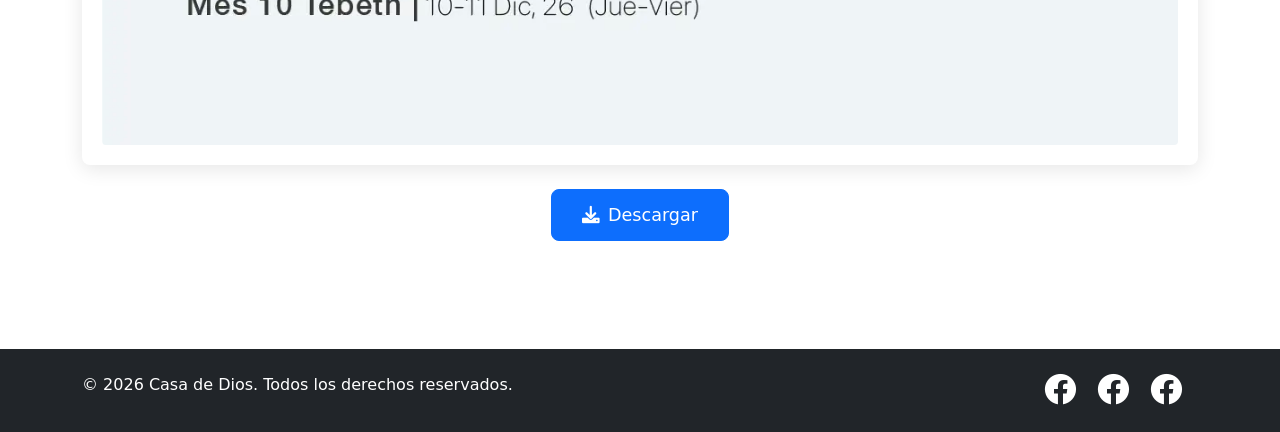
<file: calendario.html>
<!DOCTYPE html>
<html lang="es">

<head>
    <meta charset="UTF-8">
    <meta name="viewport" content="width=device-width, initial-scale=1.0">
    <title>Calendario - Casa de Dios</title>

    <!-- Bootstrap CSS -->
    <link href="https://cdn.jsdelivr.net/npm/bootstrap@5.1.3/dist/css/bootstrap.min.css" rel="stylesheet">

    <!-- Font Awesome -->
    <link rel="stylesheet" href="https://cdnjs.cloudflare.com/ajax/libs/font-awesome/6.0.0/css/all.min.css">

    <!-- Custom CSS -->
    <link rel="stylesheet" href="css/landing.css">
    <link rel="stylesheet" href="css/calendario.css">
</head>

<body>

    <!-- NAVBAR (igual que index.html) -->
    <nav class="navbar navbar-expand-lg navbar-dark bg-dark fixed-top">
        <div class="container">
            <a class="navbar-brand d-flex align-items-center" href="index.html">
                <!-- Tu logo SVG aquí -->
                <svg width="32" height="32" viewBox="0 0 100 100" class="me-2">
                    <!-- Pega tu SVG -->
                    <?xml version="1.0" encoding="UTF-8"?><svg id="Layer_2" xmlns="http://www.w3.org/2000/svg"
                        viewBox="0 0 843.33 843.33">
                        <defs>
                            <style>
                                .cls-1 {
                                    fill: #fff;
                                }

                                .cls-2 {
                                    fill: #002754;
                                }
                            </style>
                        </defs>
                        <g id="Layer_1-2">
                            <polygon class="cls-2"
                                points="669.51 520.05 703.99 576.49 514.82 576.49 453.33 677.15 421.66 728.97 390.01 677.15 328.52 576.49 139.34 576.49 173.83 520.05 233.93 421.67 173.83 323.28 139.34 266.84 328.52 266.84 390.01 166.18 421.66 114.36 453.33 166.18 514.82 266.84 703.99 266.84 669.51 323.28 609.4 421.67 669.51 520.05" />
                            <path class="cls-1"
                                d="M493.87,336.01c0-4.55-3.81-8.24-8.51-8.24h-6.21c4.92-2.77,8.62-7.55,10.13-13.2,2.62-9.62-5.01-19.3-9.42-28.85l-7.75,13.35c-3.34,5.2-3.77,10.04-2.13,16.81.57,3.34,3.46,8.78,6.37,11.88h-2.84c-4.7,0-8.51,3.69-8.51,8.24v94.46h28.88v-94.46Z" />
                            <path class="cls-1"
                                d="M600.88,327.77h-6.21c4.92-2.77,8.62-7.55,10.13-13.2,2.62-9.62-5.01-19.3-9.42-28.85l-7.75,13.35c-3.34,5.2-3.77,10.04-2.13,16.81.57,3.34,3.46,8.78,6.37,11.88h-2.84c-4.7,0-8.51,3.69-8.51,8.24v94.46h0l-57.71,111.82h0s-48.81.04-48.81.04v-.08h-23.59l-7.21,13.4-7.08,13.17v-26.48h0v-.09l14.45-27.9h-14.45s57.76-.01,57.76-.01h0s14.59.01,14.59.01h0s14.4-27.96,14.4-27.96l28.77-55.9h0s0,0,0,0v-94.46c0-4.55-3.81-8.24-8.51-8.24h-6.21c4.92-2.77,8.62-7.55,10.13-13.2,2.62-9.62-5.01-19.3-9.42-28.85l-7.75,13.35c-3.34,5.2-3.77,10.04-2.13,16.81.57,3.34,3.46,8.78,6.37,11.88h-2.84c-4.7,0-8.51,3.69-8.51,8.24v94.46h.02l-28.9,55.4v.51h-57.76v-27.95h43.32l14.45-27.9v-.05h-57.76v-94.65c0-4.44-3.72-8.05-8.31-8.05h-6.39c4.92-2.77,8.62-7.55,10.13-13.2,2.62-9.62-5.01-19.3-9.42-28.85l-7.75,13.35c-3.34,5.2-3.77,10.04-2.13,16.81.57,3.34,3.46,8.78,6.37,11.88h-3.05c-4.59,0-8.31,3.6-8.31,8.05v94.65h-57.76v.05l14.45,27.9h43.32v27.95h-57.5l-29.16-55.91h.02v-94.46c0-4.55-3.81-8.24-8.51-8.24h-6.21c4.92-2.77,8.62-7.55,10.13-13.2,2.62-9.62-5.01-19.3-9.42-28.85l-7.75,13.35c-3.34,5.2-3.77,10.04-2.13,16.81.57,3.34,3.46,8.78,6.37,11.88h-2.84c-4.7,0-8.51,3.69-8.51,8.24v94.46h0s28.77,55.91,28.77,55.91l14.4,27.95h0s14.59.01,14.59.01h0s57.76-.01,57.76-.01h0s-14.45.01-14.45.01l14.45,27.9v.07h0v26.49l-7.08-13.16-7.21-13.4h-23.59v.07h-48.82s0-.02,0-.02l-57.71-111.82h0v-94.46c0-4.55-3.81-8.24-8.51-8.24h-6.21c4.92-2.77,8.62-7.55,10.13-13.2,2.62-9.62-5.01-19.3-9.42-28.85l-7.75,13.35c-3.34,5.2-3.77,10.04-2.13,16.81.57,3.34,3.46,8.78,6.37,11.88h-2.84c-4.7,0-8.51,3.69-8.51,8.24v94.46h0s57.7,111.82,57.7,111.82l14.42,27.95h72.44l28.72,55.66v17.75l-105.01,50.37v13.02c36.98,14.15,77.29,21.93,119.47,21.93s82.49-7.77,119.48-21.93v-16.39l-105.05-47.48v-17.27l3.39-6.56,25.33-49.1h72.44l14.42-27.95,57.7-111.82h0s0,0,0,0v-94.46c0-4.55-3.81-8.24-8.51-8.24ZM349.46,486.37v-.51l-28.9-55.4,28.9,55.4.26.51h-.26ZM378.51,570.24h0l25.33,49.1-25.33-49.1Z" />
                            <path class="cls-1"
                                d="M378.34,336.01c0-4.55-3.81-8.24-8.51-8.24h-6.21c4.92-2.77,8.62-7.55,10.13-13.2,2.62-9.62-5.01-19.3-9.42-28.85l-7.75,13.35c-3.34,5.2-3.77,10.04-2.13,16.81.57,3.34,3.46,8.78,6.37,11.88h-2.84c-4.7,0-8.51,3.69-8.51,8.24v94.46h28.88v-94.46Z" />
                            <path class="cls-1"
                                d="M421.67,0C188.79,0,0,188.79,0,421.67s188.79,421.67,421.67,421.67,421.67-188.79,421.67-421.67S654.54,0,421.67,0ZM688.64,185.29c.59,1.44,1.5,2.87,2.72,4.26,1.26,1.44,2.53,2.51,3.79,3.19,1.19.64,2.33.95,3.35.95.94-.01,1.75-.32,2.47-.95.98-.86,1.33-1.85,1.13-3.15-.25-1.59-1.27-3.92-3.05-6.94l-3.25-5.6c-3.28-5.55-4.87-10.7-4.71-15.32.16-4.74,2.2-8.85,6.05-12.22,3.23-2.83,6.82-4.43,10.69-4.79,3.83-.35,7.73.38,11.59,2.2,3.81,1.8,7.37,4.57,10.58,8.24,3.51,4.01,5.95,8.02,7.24,11.92,1.31,3.97,1.56,7.78.73,11.34-.84,3.57-2.72,6.78-5.61,9.55l-1.69,1.63-11.41-13.04,1.2-1.26c.7-.79,1.11-1.68,1.23-2.71.12-1.08-.05-2.25-.52-3.49-.49-1.29-1.31-2.6-2.44-3.89-1.14-1.3-2.28-2.25-3.41-2.82-1.06-.53-2.05-.77-2.95-.71-.86.06-1.59.37-2.25.94-.92.8-1.24,1.77-1.04,3.08.24,1.59,1.18,3.79,2.79,6.53l3.27,5.56c3.5,5.97,5.24,11.24,5.18,15.66-.06,4.58-2.14,8.69-6.17,12.22-3.33,2.91-6.97,4.61-10.87,5.09-.76.09-1.52.14-2.29.14-3.16,0-6.39-.79-9.63-2.36-3.95-1.92-7.82-5.03-11.52-9.26-3.48-3.98-5.98-8.01-7.42-11.97-1.47-4.04-1.84-7.95-1.11-11.61.73-3.68,2.62-7.06,5.6-10.03l1.61-1.57,11.34,12.96-.96,1.25c-.64.86-.99,1.85-1.03,3.01-.05,1.23.22,2.56.79,3.96ZM657.53,94.53c5.42.79,10.73,3.19,15.79,7.13,5.13,3.99,8.78,8.59,10.88,13.65,2.1,5.09,2.65,10.47,1.62,15.99-1.02,5.48-3.65,10.96-7.8,16.29-4.21,5.4-8.89,9.29-13.96,11.63-3.84,1.77-7.82,2.66-11.87,2.66-1.34,0-2.68-.1-4.04-.29-5.41-.78-10.76-3.21-15.91-7.22-5.08-3.96-8.72-8.53-10.81-13.6-2.1-5.09-2.65-10.48-1.62-16.02,1.02-5.5,3.64-10.99,7.8-16.33,4.21-5.4,8.9-9.28,13.99-11.59,5.13-2.33,10.49-3.11,15.93-2.31ZM630.94,73.89l-31.85,56.2-16.09-9.12,31.85-56.2,16.09,9.12ZM545.2,34.43l24.7,9.71c5.95,2.34,10.69,5.53,14.09,9.49,3.44,4,5.46,8.74,6.01,14.07.54,5.27-.44,11.13-2.91,17.43-2.5,6.37-5.8,11.39-9.84,15.01-4.08,3.66-8.82,5.88-14.09,6.6-1.21.17-2.44.25-3.69.25-4.18,0-8.6-.91-13.21-2.72l-24.7-9.72,23.65-60.12ZM453.28,17.02l44.76,5.89-2.01,15.28-26.42-3.48-1.23,9.36,24.85,3.27-1.91,14.48-24.85-3.27-1.27,9.65,26.42,3.48-2.01,15.28-44.76-5.89,8.43-64.05ZM402.19,16.87c6.4-.28,12.02.71,16.73,2.95,4.77,2.26,8.53,5.77,11.2,10.42,2.64,4.6,4.12,10.35,4.42,17.11.3,6.83-.68,12.77-2.89,17.71-2.24,5.01-5.67,8.96-10.19,11.76-4.48,2.78-10.02,4.32-16.45,4.6l-26.51,1.16-2.82-64.54,26.51-1.16ZM289.3,38.2l16.1-5.04h0s4.21-1.32,4.21-1.32l40.06,55.15-18.63,5.83-7.73-11.77-17.22,5.39.37,14.07-18.63,5.83,1.46-68.15ZM215.35,81.62c.54-3.81,2.16-7.43,4.83-10.76,2.63-3.29,6.15-6.11,10.47-8.39,4.72-2.49,9.18-3.93,13.27-4.28,4.16-.36,7.93.29,11.19,1.92,3.28,1.64,5.97,4.22,7.99,7.67l1.19,2.03-15.33,8.08-.95-1.46c-.6-.86-1.38-1.47-2.35-1.82-1.02-.37-2.21-.47-3.52-.3-1.37.18-2.83.67-4.34,1.47-1.53.8-2.71,1.7-3.53,2.67-.76.91-1.23,1.82-1.37,2.71-.14.85,0,1.64.4,2.41.57,1.08,1.44,1.62,2.76,1.73,1.6.14,3.96-.27,7-1.2l6.17-1.89c6.62-2.02,12.14-2.49,16.43-1.41,4.44,1.12,7.96,4.09,10.45,8.83,2.06,3.91,2.87,7.85,2.44,11.76-.44,3.89-2.09,7.62-4.92,11.08-2.78,3.39-6.7,6.44-11.67,9.06-4.68,2.47-9.18,3.96-13.36,4.44-1.02.12-2.01.17-2.98.17-3.11,0-5.98-.6-8.57-1.79-3.41-1.57-6.26-4.18-8.46-7.77l-1.16-1.93,15.23-8.03.99,1.22c.69.83,1.57,1.39,2.69,1.7,1.18.33,2.54.38,4.04.15,1.54-.24,3.15-.8,4.77-1.65,1.69-.89,3.03-1.88,3.98-2.94.9-1.01,1.47-2.03,1.7-3.03.21-.92.09-1.78-.35-2.62-.61-1.15-1.49-1.72-2.8-1.82-1.6-.13-4.11.33-7.46,1.36l-6.2,1.86c-6.16,1.91-11.54,2.25-15.99,1.04-4.57-1.26-8.1-4.19-10.49-8.72-2-3.8-2.73-7.66-2.19-11.51ZM177.88,96.9l57,37.38-15.35,12.05-11.4-8.27-14.19,11.14,5.33,13.03-15.35,12.05-22.77-64.25,16.73-13.14ZM106.39,169.1c1.11-5.26,3.8-10.35,7.99-15.12,3.69-4.2,7.84-7.24,12.34-9.02,4.52-1.79,9.11-2.36,13.66-1.72,4.54.65,8.75,2.53,12.51,5.58l1.55,1.08-11.82,13.47-1.52-.99c-1.66-1.05-3.4-1.72-5.14-1.97-1.7-.24-3.39-.05-5.04.57-1.65.63-3.22,1.78-4.66,3.42-1.7,1.94-2.64,4-2.86,6.3-.22,2.3.29,4.72,1.53,7.18,1.27,2.54,3.35,5.08,6.16,7.55,2.87,2.52,5.69,4.27,8.41,5.23,2.63.93,5.11,1.14,7.37.61,2.26-.53,4.19-1.73,5.9-3.67,1.36-1.54,2.26-3.19,2.7-4.89.43-1.69.43-3.42-.02-5.14-.45-1.75-1.36-3.47-2.72-5.11l-.99-1.29,11.64-13.26,1.4,1.23c3.54,3.39,5.92,7.34,7.13,11.78,1.2,4.43,1.21,9.06.02,13.77-1.18,4.69-3.65,9.19-7.32,13.37-4.21,4.8-8.92,8.13-14.01,9.91-2.89,1.01-5.85,1.51-8.87,1.51-2.33,0-4.68-.3-7.06-.9-5.4-1.37-10.76-4.37-15.95-8.93-5.22-4.58-8.88-9.52-10.92-14.7-2.06-5.23-2.53-10.56-1.41-15.86ZM421.67,746.07c-179.16,0-324.4-145.24-324.4-324.4S242.5,97.26,421.67,97.26s324.4,145.24,324.4,324.4-145.24,324.4-324.4,324.4Z" />
                            <path class="cls-1"
                                d="M641.96,141.92c2.14,1.67,4.42,2.56,6.77,2.65,2.38.09,4.82-.57,7.26-1.96,2.5-1.42,4.91-3.61,7.15-6.49,2.32-2.97,3.84-5.85,4.6-8.61.73-2.69.75-5.22.07-7.5-.69-2.29-2.06-4.21-4.19-5.87-2.06-1.61-4.23-2.45-6.63-2.58-.2,0-.39-.01-.59-.01-2.2,0-4.44.63-6.66,1.89-2.5,1.4-4.92,3.6-7.2,6.53-2.32,2.97-3.85,5.86-4.61,8.63-.74,2.7-.77,5.23-.08,7.52.69,2.29,2.03,4.19,4.12,5.82Z" />
                            <path class="cls-1"
                                d="M549.96,89.11c2.91,1.15,5.62,1.53,8.05,1.14,2.41-.39,4.51-1.51,6.43-3.43,1.96-1.97,3.68-4.82,5.11-8.45,1.36-3.46,1.96-6.55,1.8-9.26-.15-2.65-.97-4.87-2.5-6.79-1.54-1.92-3.74-3.46-6.55-4.56l-5.53-2.17-12.33,31.35,5.53,2.17Z" />
                            <path class="cls-1"
                                d="M402.24,66.06c3.13-.14,5.76-.89,7.82-2.23,2.05-1.33,3.51-3.21,4.48-5.75.99-2.6,1.41-5.9,1.24-9.8-.16-3.72-.87-6.78-2.12-9.19-1.22-2.36-2.87-4.06-5.04-5.18-2.18-1.13-4.82-1.64-7.84-1.51l-5.93.26,1.47,33.66,5.93-.26Z" />
                            <polygon class="cls-1" points="315.25 68.78 305.22 53.52 305.71 71.77 315.25 68.78" />
                            <polygon class="cls-1" points="188.38 135.61 196.24 129.44 181.47 118.72 188.38 135.61" />
                        </g>
                    </svg>
                </svg>
                <span>Casa de Dios</span>
            </a>
            <button class="navbar-toggler" type="button" data-bs-toggle="collapse" data-bs-target="#navbarNav">
                <span class="navbar-toggler-icon"></span>
            </button>
            <div class="collapse navbar-collapse" id="navbarNav">
                <ul class="navbar-nav ms-auto">
                    <li class="nav-item">
                        <a class="nav-link" href="index.html">Home</a>
                    </li>
                    <li class="nav-item">
                        <a class="nav-link" href="nosotros.html">Nosotros</a>
                    </li>
                    <li class="nav-item">
                        <a class="nav-link active" href="calendario.html">Calendario</a>
                    </li>
                    <li class="nav-item">
                        <a class="nav-link" href="cantos.html">Cantos</a>
                    </li>
                    <li class="nav-item">
                        <a class="nav-link" href="index.html#eventos">Eventos</a>
                    </li>
                    <li class="nav-item">
                        <a class="nav-link" href="blog.html">Blog</a>
                    </li>
                </ul>
            </div>
        </div>
    </nav>

    <!-- CALENDARIO SECTION -->
    <section class="calendario-section">
        <div class="container">
            <div class="text-center mb-4">
                <h1 class="calendario-title">Calendario de Eventos</h1>
                <h3 class="calendario-subtitle">Próximas actividades de nuestra congregación</h3>
            </div>

            <!-- Imagen del calendario -->
            <div class="calendario-container">
                <img src="assets/img/calendario/calendario-desktop.webp" alt="Calendario de Eventos"
                    class="calendario-img d-none d-md-block">
                <img src="assets/img/calendario/calendario-mobile.webp" alt="Calendario de Eventos"
                    class="calendario-img d-md-none">
            </div>

            <!-- Botón de descarga (opcional) -->
            <div class="text-center mt-4">
                <a href="assets/img/calendario/calendarioBiblico2026.pdf" download class="btn btn-primary btn-lg">
                    <i class="fas fa-download me-2"></i>Descargar
                </a>
            </div>
        </div>
    </section>

    <!-- FOOTER -->
    <footer class="bg-dark text-white py-4 mt-5">
        <div class="container">
            <div class="row">
                <div class="col-md-6 text-center text-md-start mb-3 mb-md-0">
                    <p class="mb-0">&copy; 2026 Casa de Dios. Todos los derechos reservados.</p>
                </div>
                <div class="col-md-6 text-center text-md-end">
                    <a href="https://www.facebook.com/iglesiacristianamelquisedec/?locale=es_LA"
                        class="text-white me-3"><i class="fab fa-facebook fa-2x"></i></a>
                    <a href="https://www.facebook.com/PuertaDelCieloCongregacion" class="text-white me-3"><i
                            class="fab fa-facebook fa-2x"></i></a>
                    <a href="https://www.google.com/url?sa=t&source=web&rct=j&opi=89978449&url=https://www.facebook.com/p/Iglesia-Cristiana-Casa-de-Dios-100068604211785/&ved=2ahUKEwiv9IbJxKqTAxV7HEQIHXL0D9EQFnoECBwQAQ&usg=AOvVaw2B5Uu8J6mgdsHCgPZDwUNt"
                        class="text-white me-3"><i class="fab fa-facebook fa-2x"></i></a>
                </div>
            </div>
        </div>
    </footer>

    <!-- Bootstrap JS -->
    <script src="https://cdn.jsdelivr.net/npm/bootstrap@5.1.3/dist/js/bootstrap.bundle.min.js"></script>
</body>

</html>
</file>
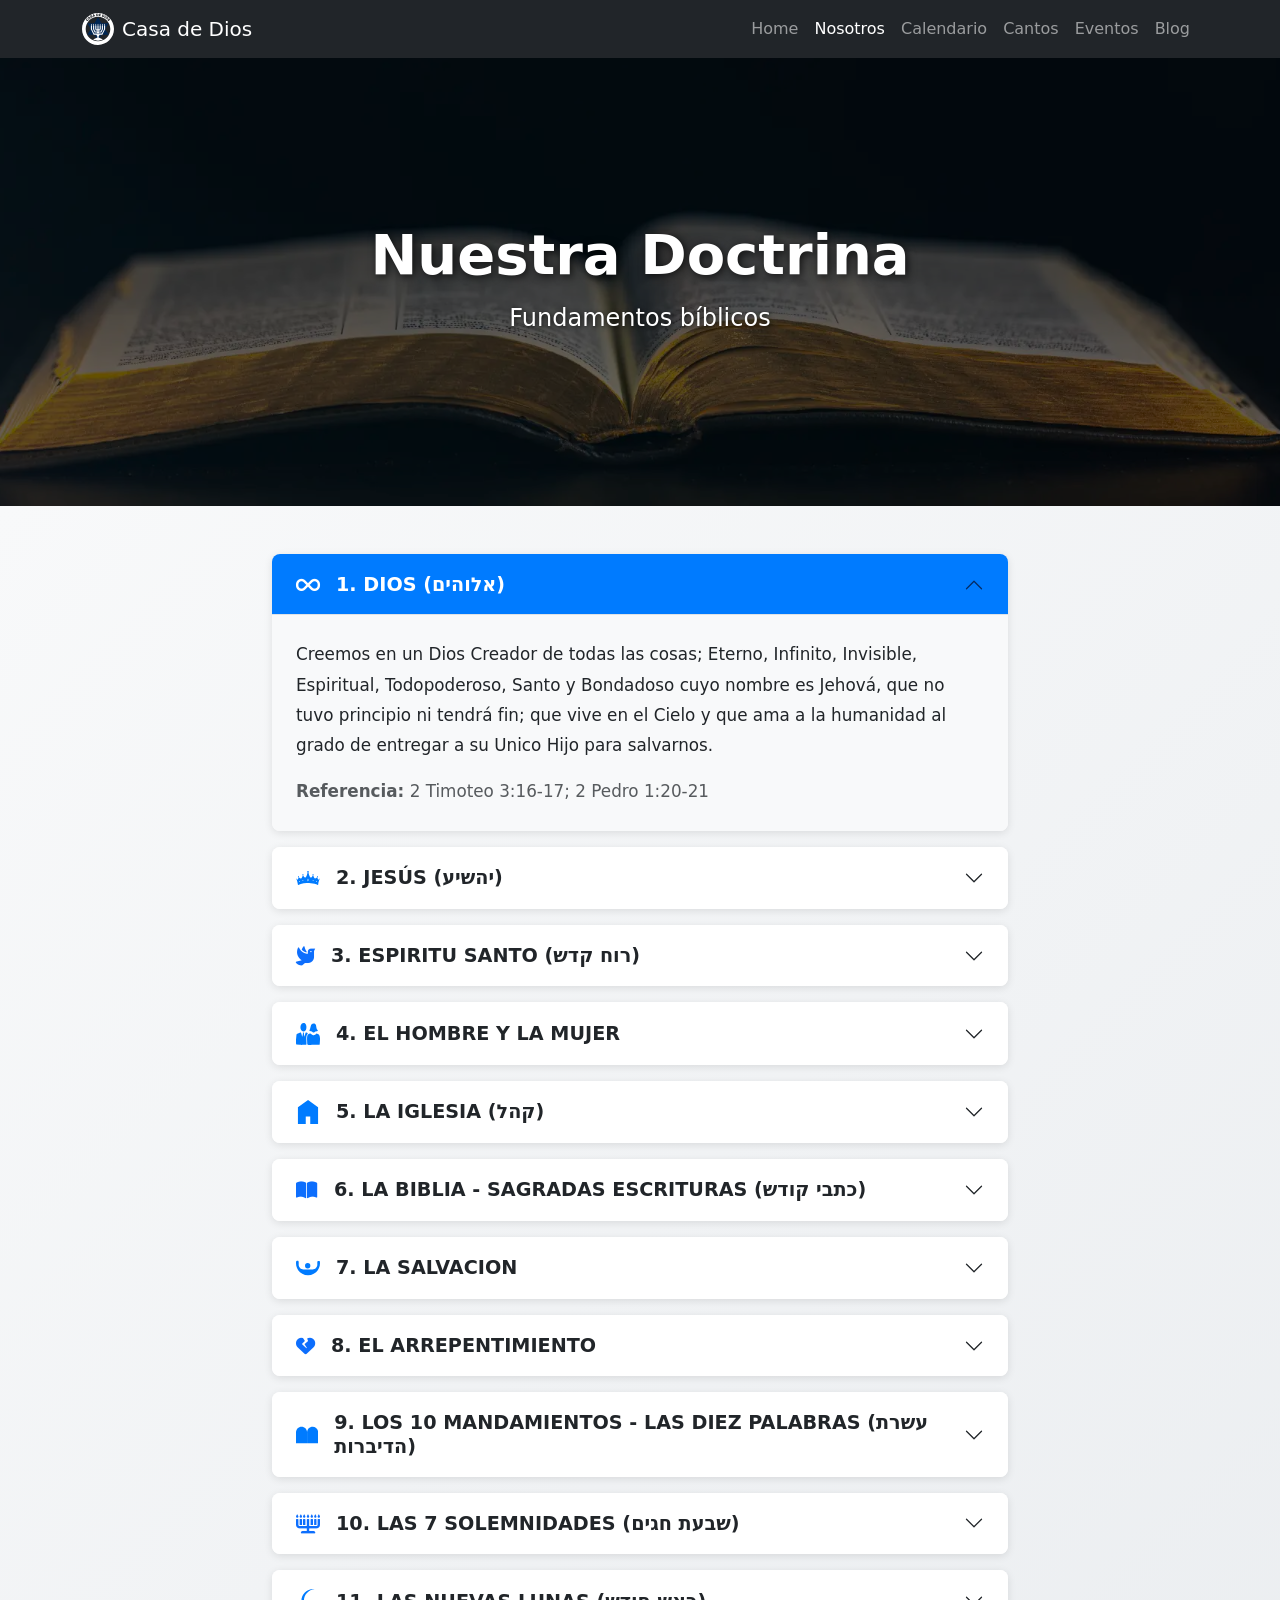
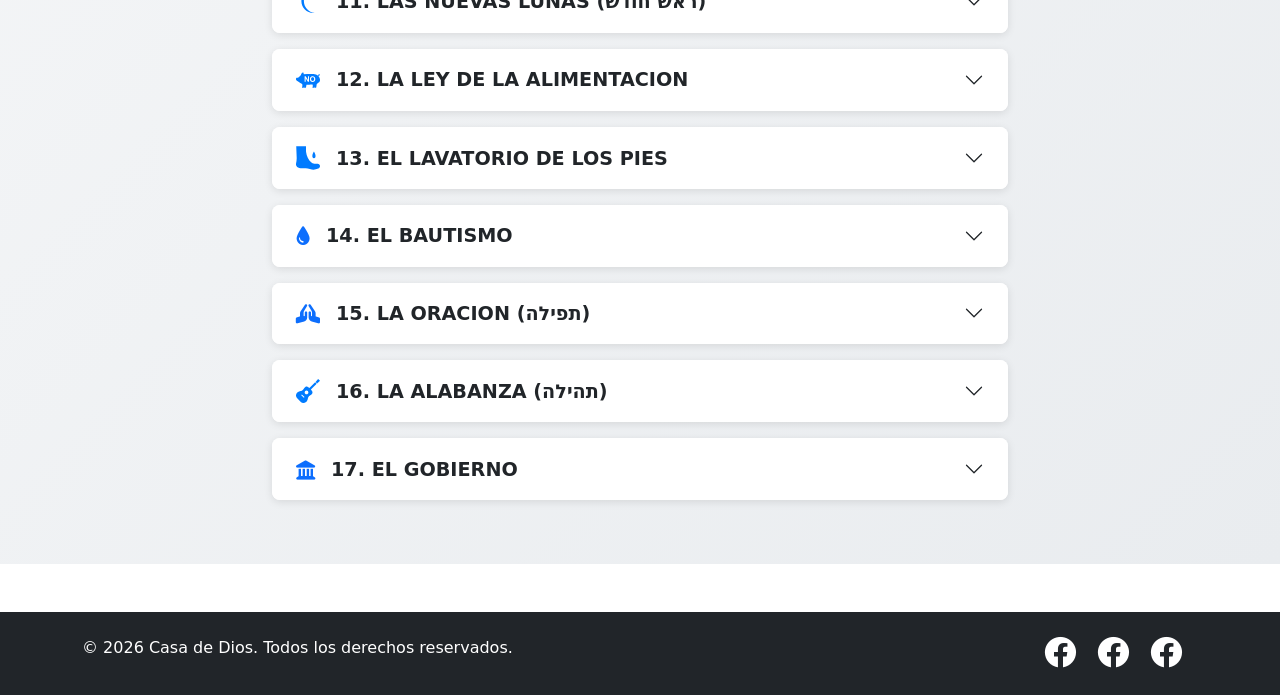
<file: nosotros.html>
<!DOCTYPE html>
<html lang="es">

<head>
    <meta charset="UTF-8">
    <meta name="viewport" content="width=device-width, initial-scale=1.0">
    <title>Nosotros - Casa de Dios</title>

    <!-- Bootstrap CSS -->
    <link href="https://cdn.jsdelivr.net/npm/bootstrap@5.1.3/dist/css/bootstrap.min.css" rel="stylesheet">

    <!-- Font Awesome -->
    <link rel="stylesheet" href="https://cdnjs.cloudflare.com/ajax/libs/font-awesome/6.0.0/css/all.min.css">

    <!-- Custom CSS -->
    <link rel="stylesheet" href="css/landing.css">
    <link rel="stylesheet" href="css/nosotros.css">
</head>

<body>

    <!-- NAVBAR (mismo que calendario.html) -->
    <nav class="navbar navbar-expand-lg navbar-dark bg-dark fixed-top">
        <div class="container">
            <a class="navbar-brand d-flex align-items-center" href="index.html">
                <!-- Tu logo SVG aquí -->
                <svg width="32" height="32" viewBox="0 0 100 100" class="me-2">
                    <!-- Pega tu SVG -->
                    <?xml version="1.0" encoding="UTF-8"?><svg id="Layer_2" xmlns="http://www.w3.org/2000/svg"
                        viewBox="0 0 843.33 843.33">
                        <defs>
                            <style>
                                .cls-1 {
                                    fill: #fff;
                                }

                                .cls-2 {
                                    fill: #002754;
                                }
                            </style>
                        </defs>
                        <g id="Layer_1-2">
                            <polygon class="cls-2"
                                points="669.51 520.05 703.99 576.49 514.82 576.49 453.33 677.15 421.66 728.97 390.01 677.15 328.52 576.49 139.34 576.49 173.83 520.05 233.93 421.67 173.83 323.28 139.34 266.84 328.52 266.84 390.01 166.18 421.66 114.36 453.33 166.18 514.82 266.84 703.99 266.84 669.51 323.28 609.4 421.67 669.51 520.05" />
                            <path class="cls-1"
                                d="M493.87,336.01c0-4.55-3.81-8.24-8.51-8.24h-6.21c4.92-2.77,8.62-7.55,10.13-13.2,2.62-9.62-5.01-19.3-9.42-28.85l-7.75,13.35c-3.34,5.2-3.77,10.04-2.13,16.81.57,3.34,3.46,8.78,6.37,11.88h-2.84c-4.7,0-8.51,3.69-8.51,8.24v94.46h28.88v-94.46Z" />
                            <path class="cls-1"
                                d="M600.88,327.77h-6.21c4.92-2.77,8.62-7.55,10.13-13.2,2.62-9.62-5.01-19.3-9.42-28.85l-7.75,13.35c-3.34,5.2-3.77,10.04-2.13,16.81.57,3.34,3.46,8.78,6.37,11.88h-2.84c-4.7,0-8.51,3.69-8.51,8.24v94.46h0l-57.71,111.82h0s-48.81.04-48.81.04v-.08h-23.59l-7.21,13.4-7.08,13.17v-26.48h0v-.09l14.45-27.9h-14.45s57.76-.01,57.76-.01h0s14.59.01,14.59.01h0s14.4-27.96,14.4-27.96l28.77-55.9h0s0,0,0,0v-94.46c0-4.55-3.81-8.24-8.51-8.24h-6.21c4.92-2.77,8.62-7.55,10.13-13.2,2.62-9.62-5.01-19.3-9.42-28.85l-7.75,13.35c-3.34,5.2-3.77,10.04-2.13,16.81.57,3.34,3.46,8.78,6.37,11.88h-2.84c-4.7,0-8.51,3.69-8.51,8.24v94.46h.02l-28.9,55.4v.51h-57.76v-27.95h43.32l14.45-27.9v-.05h-57.76v-94.65c0-4.44-3.72-8.05-8.31-8.05h-6.39c4.92-2.77,8.62-7.55,10.13-13.2,2.62-9.62-5.01-19.3-9.42-28.85l-7.75,13.35c-3.34,5.2-3.77,10.04-2.13,16.81.57,3.34,3.46,8.78,6.37,11.88h-3.05c-4.59,0-8.31,3.6-8.31,8.05v94.65h-57.76v.05l14.45,27.9h43.32v27.95h-57.5l-29.16-55.91h.02v-94.46c0-4.55-3.81-8.24-8.51-8.24h-6.21c4.92-2.77,8.62-7.55,10.13-13.2,2.62-9.62-5.01-19.3-9.42-28.85l-7.75,13.35c-3.34,5.2-3.77,10.04-2.13,16.81.57,3.34,3.46,8.78,6.37,11.88h-2.84c-4.7,0-8.51,3.69-8.51,8.24v94.46h0s28.77,55.91,28.77,55.91l14.4,27.95h0s14.59.01,14.59.01h0s57.76-.01,57.76-.01h0s-14.45.01-14.45.01l14.45,27.9v.07h0v26.49l-7.08-13.16-7.21-13.4h-23.59v.07h-48.82s0-.02,0-.02l-57.71-111.82h0v-94.46c0-4.55-3.81-8.24-8.51-8.24h-6.21c4.92-2.77,8.62-7.55,10.13-13.2,2.62-9.62-5.01-19.3-9.42-28.85l-7.75,13.35c-3.34,5.2-3.77,10.04-2.13,16.81.57,3.34,3.46,8.78,6.37,11.88h-2.84c-4.7,0-8.51,3.69-8.51,8.24v94.46h0s57.7,111.82,57.7,111.82l14.42,27.95h72.44l28.72,55.66v17.75l-105.01,50.37v13.02c36.98,14.15,77.29,21.93,119.47,21.93s82.49-7.77,119.48-21.93v-16.39l-105.05-47.48v-17.27l3.39-6.56,25.33-49.1h72.44l14.42-27.95,57.7-111.82h0s0,0,0,0v-94.46c0-4.55-3.81-8.24-8.51-8.24ZM349.46,486.37v-.51l-28.9-55.4,28.9,55.4.26.51h-.26ZM378.51,570.24h0l25.33,49.1-25.33-49.1Z" />
                            <path class="cls-1"
                                d="M378.34,336.01c0-4.55-3.81-8.24-8.51-8.24h-6.21c4.92-2.77,8.62-7.55,10.13-13.2,2.62-9.62-5.01-19.3-9.42-28.85l-7.75,13.35c-3.34,5.2-3.77,10.04-2.13,16.81.57,3.34,3.46,8.78,6.37,11.88h-2.84c-4.7,0-8.51,3.69-8.51,8.24v94.46h28.88v-94.46Z" />
                            <path class="cls-1"
                                d="M421.67,0C188.79,0,0,188.79,0,421.67s188.79,421.67,421.67,421.67,421.67-188.79,421.67-421.67S654.54,0,421.67,0ZM688.64,185.29c.59,1.44,1.5,2.87,2.72,4.26,1.26,1.44,2.53,2.51,3.79,3.19,1.19.64,2.33.95,3.35.95.94-.01,1.75-.32,2.47-.95.98-.86,1.33-1.85,1.13-3.15-.25-1.59-1.27-3.92-3.05-6.94l-3.25-5.6c-3.28-5.55-4.87-10.7-4.71-15.32.16-4.74,2.2-8.85,6.05-12.22,3.23-2.83,6.82-4.43,10.69-4.79,3.83-.35,7.73.38,11.59,2.2,3.81,1.8,7.37,4.57,10.58,8.24,3.51,4.01,5.95,8.02,7.24,11.92,1.31,3.97,1.56,7.78.73,11.34-.84,3.57-2.72,6.78-5.61,9.55l-1.69,1.63-11.41-13.04,1.2-1.26c.7-.79,1.11-1.68,1.23-2.71.12-1.08-.05-2.25-.52-3.49-.49-1.29-1.31-2.6-2.44-3.89-1.14-1.3-2.28-2.25-3.41-2.82-1.06-.53-2.05-.77-2.95-.71-.86.06-1.59.37-2.25.94-.92.8-1.24,1.77-1.04,3.08.24,1.59,1.18,3.79,2.79,6.53l3.27,5.56c3.5,5.97,5.24,11.24,5.18,15.66-.06,4.58-2.14,8.69-6.17,12.22-3.33,2.91-6.97,4.61-10.87,5.09-.76.09-1.52.14-2.29.14-3.16,0-6.39-.79-9.63-2.36-3.95-1.92-7.82-5.03-11.52-9.26-3.48-3.98-5.98-8.01-7.42-11.97-1.47-4.04-1.84-7.95-1.11-11.61.73-3.68,2.62-7.06,5.6-10.03l1.61-1.57,11.34,12.96-.96,1.25c-.64.86-.99,1.85-1.03,3.01-.05,1.23.22,2.56.79,3.96ZM657.53,94.53c5.42.79,10.73,3.19,15.79,7.13,5.13,3.99,8.78,8.59,10.88,13.65,2.1,5.09,2.65,10.47,1.62,15.99-1.02,5.48-3.65,10.96-7.8,16.29-4.21,5.4-8.89,9.29-13.96,11.63-3.84,1.77-7.82,2.66-11.87,2.66-1.34,0-2.68-.1-4.04-.29-5.41-.78-10.76-3.21-15.91-7.22-5.08-3.96-8.72-8.53-10.81-13.6-2.1-5.09-2.65-10.48-1.62-16.02,1.02-5.5,3.64-10.99,7.8-16.33,4.21-5.4,8.9-9.28,13.99-11.59,5.13-2.33,10.49-3.11,15.93-2.31ZM630.94,73.89l-31.85,56.2-16.09-9.12,31.85-56.2,16.09,9.12ZM545.2,34.43l24.7,9.71c5.95,2.34,10.69,5.53,14.09,9.49,3.44,4,5.46,8.74,6.01,14.07.54,5.27-.44,11.13-2.91,17.43-2.5,6.37-5.8,11.39-9.84,15.01-4.08,3.66-8.82,5.88-14.09,6.6-1.21.17-2.44.25-3.69.25-4.18,0-8.6-.91-13.21-2.72l-24.7-9.72,23.65-60.12ZM453.28,17.02l44.76,5.89-2.01,15.28-26.42-3.48-1.23,9.36,24.85,3.27-1.91,14.48-24.85-3.27-1.27,9.65,26.42,3.48-2.01,15.28-44.76-5.89,8.43-64.05ZM402.19,16.87c6.4-.28,12.02.71,16.73,2.95,4.77,2.26,8.53,5.77,11.2,10.42,2.64,4.6,4.12,10.35,4.42,17.11.3,6.83-.68,12.77-2.89,17.71-2.24,5.01-5.67,8.96-10.19,11.76-4.48,2.78-10.02,4.32-16.45,4.6l-26.51,1.16-2.82-64.54,26.51-1.16ZM289.3,38.2l16.1-5.04h0s4.21-1.32,4.21-1.32l40.06,55.15-18.63,5.83-7.73-11.77-17.22,5.39.37,14.07-18.63,5.83,1.46-68.15ZM215.35,81.62c.54-3.81,2.16-7.43,4.83-10.76,2.63-3.29,6.15-6.11,10.47-8.39,4.72-2.49,9.18-3.93,13.27-4.28,4.16-.36,7.93.29,11.19,1.92,3.28,1.64,5.97,4.22,7.99,7.67l1.19,2.03-15.33,8.08-.95-1.46c-.6-.86-1.38-1.47-2.35-1.82-1.02-.37-2.21-.47-3.52-.3-1.37.18-2.83.67-4.34,1.47-1.53.8-2.71,1.7-3.53,2.67-.76.91-1.23,1.82-1.37,2.71-.14.85,0,1.64.4,2.41.57,1.08,1.44,1.62,2.76,1.73,1.6.14,3.96-.27,7-1.2l6.17-1.89c6.62-2.02,12.14-2.49,16.43-1.41,4.44,1.12,7.96,4.09,10.45,8.83,2.06,3.91,2.87,7.85,2.44,11.76-.44,3.89-2.09,7.62-4.92,11.08-2.78,3.39-6.7,6.44-11.67,9.06-4.68,2.47-9.18,3.96-13.36,4.44-1.02.12-2.01.17-2.98.17-3.11,0-5.98-.6-8.57-1.79-3.41-1.57-6.26-4.18-8.46-7.77l-1.16-1.93,15.23-8.03.99,1.22c.69.83,1.57,1.39,2.69,1.7,1.18.33,2.54.38,4.04.15,1.54-.24,3.15-.8,4.77-1.65,1.69-.89,3.03-1.88,3.98-2.94.9-1.01,1.47-2.03,1.7-3.03.21-.92.09-1.78-.35-2.62-.61-1.15-1.49-1.72-2.8-1.82-1.6-.13-4.11.33-7.46,1.36l-6.2,1.86c-6.16,1.91-11.54,2.25-15.99,1.04-4.57-1.26-8.1-4.19-10.49-8.72-2-3.8-2.73-7.66-2.19-11.51ZM177.88,96.9l57,37.38-15.35,12.05-11.4-8.27-14.19,11.14,5.33,13.03-15.35,12.05-22.77-64.25,16.73-13.14ZM106.39,169.1c1.11-5.26,3.8-10.35,7.99-15.12,3.69-4.2,7.84-7.24,12.34-9.02,4.52-1.79,9.11-2.36,13.66-1.72,4.54.65,8.75,2.53,12.51,5.58l1.55,1.08-11.82,13.47-1.52-.99c-1.66-1.05-3.4-1.72-5.14-1.97-1.7-.24-3.39-.05-5.04.57-1.65.63-3.22,1.78-4.66,3.42-1.7,1.94-2.64,4-2.86,6.3-.22,2.3.29,4.72,1.53,7.18,1.27,2.54,3.35,5.08,6.16,7.55,2.87,2.52,5.69,4.27,8.41,5.23,2.63.93,5.11,1.14,7.37.61,2.26-.53,4.19-1.73,5.9-3.67,1.36-1.54,2.26-3.19,2.7-4.89.43-1.69.43-3.42-.02-5.14-.45-1.75-1.36-3.47-2.72-5.11l-.99-1.29,11.64-13.26,1.4,1.23c3.54,3.39,5.92,7.34,7.13,11.78,1.2,4.43,1.21,9.06.02,13.77-1.18,4.69-3.65,9.19-7.32,13.37-4.21,4.8-8.92,8.13-14.01,9.91-2.89,1.01-5.85,1.51-8.87,1.51-2.33,0-4.68-.3-7.06-.9-5.4-1.37-10.76-4.37-15.95-8.93-5.22-4.58-8.88-9.52-10.92-14.7-2.06-5.23-2.53-10.56-1.41-15.86ZM421.67,746.07c-179.16,0-324.4-145.24-324.4-324.4S242.5,97.26,421.67,97.26s324.4,145.24,324.4,324.4-145.24,324.4-324.4,324.4Z" />
                            <path class="cls-1"
                                d="M641.96,141.92c2.14,1.67,4.42,2.56,6.77,2.65,2.38.09,4.82-.57,7.26-1.96,2.5-1.42,4.91-3.61,7.15-6.49,2.32-2.97,3.84-5.85,4.6-8.61.73-2.69.75-5.22.07-7.5-.69-2.29-2.06-4.21-4.19-5.87-2.06-1.61-4.23-2.45-6.63-2.58-.2,0-.39-.01-.59-.01-2.2,0-4.44.63-6.66,1.89-2.5,1.4-4.92,3.6-7.2,6.53-2.32,2.97-3.85,5.86-4.61,8.63-.74,2.7-.77,5.23-.08,7.52.69,2.29,2.03,4.19,4.12,5.82Z" />
                            <path class="cls-1"
                                d="M549.96,89.11c2.91,1.15,5.62,1.53,8.05,1.14,2.41-.39,4.51-1.51,6.43-3.43,1.96-1.97,3.68-4.82,5.11-8.45,1.36-3.46,1.96-6.55,1.8-9.26-.15-2.65-.97-4.87-2.5-6.79-1.54-1.92-3.74-3.46-6.55-4.56l-5.53-2.17-12.33,31.35,5.53,2.17Z" />
                            <path class="cls-1"
                                d="M402.24,66.06c3.13-.14,5.76-.89,7.82-2.23,2.05-1.33,3.51-3.21,4.48-5.75.99-2.6,1.41-5.9,1.24-9.8-.16-3.72-.87-6.78-2.12-9.19-1.22-2.36-2.87-4.06-5.04-5.18-2.18-1.13-4.82-1.64-7.84-1.51l-5.93.26,1.47,33.66,5.93-.26Z" />
                            <polygon class="cls-1" points="315.25 68.78 305.22 53.52 305.71 71.77 315.25 68.78" />
                            <polygon class="cls-1" points="188.38 135.61 196.24 129.44 181.47 118.72 188.38 135.61" />
                        </g>
                    </svg>
                </svg>
                <span>Casa de Dios</span>
            </a>
            <button class="navbar-toggler" type="button" data-bs-toggle="collapse" data-bs-target="#navbarNav">
                <span class="navbar-toggler-icon"></span>
            </button>
            <div class="collapse navbar-collapse" id="navbarNav">
                <ul class="navbar-nav ms-auto">
                    <li class="nav-item">
                        <a class="nav-link" href="index.html">Home</a>
                    </li>
                    <li class="nav-item">
                        <a class="nav-link active" href="nosotros.html">Nosotros</a>
                    </li>
                    <li class="nav-item">
                        <a class="nav-link" href="calendario.html">Calendario</a>
                    </li>
                    <li class="nav-item">
                        <a class="nav-link" href="cantos.html">Cantos</a>
                    </li>
                    <li class="nav-item">
                        <a class="nav-link" href="index.html#eventos">Eventos</a>
                    </li>
                    <li class="nav-item">
                        <a class="nav-link" href="blog.html">Blog</a>
                    </li>
                </ul>
            </div>
        </div>
    </nav>

    <!-- HERO SECTION CON IMAGEN -->
    <section class="nosotros-hero">
        <div class="hero-overlay"></div>
        <div class="hero-content">
            <h1 class="nosotros-title">Nuestra Doctrina</h1>
            <h3 class="nosotros-subtitle">Fundamentos bíblicos</h3>
        </div>
    </section>

    <!-- DOCTRINA SECTION -->
    <section class="doctrina-section py-5">
        <div class="container">
            <div class="row">
                <!-- Columna principal (Acordeón) -->
                <div class="col-lg-8 mx-auto">
                    <div class="accordion" id="doctrinaAccordion">

                        <!-- Punto 1 -->
                        <div class="accordion-item">
                            <h2 class="accordion-header" id="heading1">
                                <button class="accordion-button" type="button" data-bs-toggle="collapse"
                                    data-bs-target="#collapse1" aria-expanded="true">
                                    <i class="fas fa-infinity me-3 text-primary"></i>
                                    1. DIOS (אלוהים)
                                </button>
                            </h2>
                            <div id="collapse1" class="accordion-collapse collapse show"
                                data-bs-parent="#doctrinaAccordion">
                                <div class="accordion-body">
                                    <p>Creemos en un Dios Creador de todas las cosas; Eterno, Infinito, Invisible,
                                        Espiritual, Todopoderoso, Santo y Bondadoso cuyo nombre es Jehová, que no tuvo
                                        principio ni tendrá fin; que vive en el Cielo y que ama a la humanidad al grado
                                        de entregar a su Unico Hijo para salvarnos.</p>
                                    <p class="text-muted mb-0"><strong>Referencia:</strong> 2 Timoteo 3:16-17; 2 Pedro
                                        1:20-21</p>
                                </div>
                            </div>
                        </div>

                        <!-- Punto 2 -->
                        <div class="accordion-item">
                            <h2 class="accordion-header" id="heading2">
                                <button class="accordion-button collapsed" type="button" data-bs-toggle="collapse"
                                    data-bs-target="#collapse2">
                                    <svg width="24" height="24" viewBox="0 0 100 100" class="me-3"
                                        style="fill: var(--bs-primary);">
                                        <!-- Pega aquí tu código SVG de Illustrator -->
                                        <?xml version="1.0" encoding="UTF-8"?><svg id="Layer_2"
                                            xmlns="http://www.w3.org/2000/svg" viewBox="0 0 585.05 346.67">
                                            <g id="nosotros">
                                                <path
                                                    d="M581.46,190.34c-3.3-2.59-8.1-2.29-11.33.75-3.15,2.97-3.64,7.58-1.07,11.71-6.54,5.03-14.57,9.45-23.02,7.55-19.09-4.31-21.76-45.58-21.79-61.13,6.27-.31,10.49-4.39,11.31-9.83.87-5.76-2.66-11.03-7.8-12.5-5.87-1.68-11.44.96-13.77,6-2.49,5.38-.72,11.35,4.48,14.62-9.32,13.85-22.18,28.52-37.71,34.46-18.51,7.08-32.53-4.77-41.26-19.97-10.58-18.41-16.12-40.78-20.11-61.58,6.88-1.66,10.58-7.42,10.02-14.02-.52-6.13-5.49-11.18-12.03-11.57-6.02-.35-11.84,3.52-13.37,9.67-1.5,6.03,1.25,12.48,7.67,15.35-5.25,16.24-13.78,35.8-24.26,49.24-4.21,5.4-9.18,10.18-15.52,12.91-16.85,7.25-30.8-12.86-37.43-25.52-14.92-28.49-24.57-66.52-31.76-98.3,8.05-4.95,11.87-13.61,9.75-22.67-1.93-8.23-9-14.72-18.02-15.44-6.4-.51-12.11,1.65-16.44,5.95-4.47,4.46-6.35,10.56-5.62,17.14.69,6.22,4.38,11.44,10.02,14.91-5.82,25.82-27.7,125.74-62.01,125.41-23.21-.23-40.93-45.34-47.01-63.67,6.35-2.74,9.26-8.97,7.76-15.2-1.48-6.16-7.12-10.23-13.48-9.77-6.28.45-11.35,5.17-11.92,11.49-.59,6.54,3.14,12.35,10.04,14.13-4.65,23.79-13.59,60.86-32.33,76.55-24.78,20.73-53.61-9.14-66.62-29.48,4.83-3.27,6.73-9.24,4.53-14.19-2.44-5.49-7.97-8.13-13.92-6.48-5.15,1.43-8.63,6.63-7.92,12.38.68,5.44,5.25,9.77,11.43,9.97-.17,15.71-2.75,52.32-19.02,59.91-6.9,4.56-20.4-.78-25.52-6.49,1.59-3.89,1.95-8.55-1.37-11.53-3.23-2.89-7.83-3.37-11.36-.82-3.46,2.5-4.61,7.23-2.91,10.71,2.13,4.39,6.3,6.21,11.39,4.8,6.97,15.12,11.98,30.58,16.45,46.65,8.08,29.09,13.64,58.47,18.03,88.29.34,2.28.92,3.86,2.68,4.87,1.4.8,3.77,1.63,5.66.53,19.38-11.26,39.76-20.11,61.41-27.18,45.58-14.9,101.65-24.72,149.53-26.12l15.71-.46c7.53-.22,15-.21,22.53,0l15.78.45c53.15,1.51,123.05,14.42,172.7,34.92,12.34,5.09,23.96,10.56,35.41,17.31,2.24,1.32,4.04,2.1,6.58,1.12,1.97-.76,3.44-2.46,3.84-5.02l4.4-27.61c4.99-31.36,16.7-79.16,30.12-107.75,4.55,1.49,9.05-.35,11.04-4.21,2.02-3.91.94-8.49-2.58-11.25ZM82.09,270.58c-5.93,0-10.74-4.81-10.74-10.74s4.81-10.74,10.74-10.74,10.74,4.81,10.74,10.74-4.81,10.74-10.74,10.74ZM168.61,245.63c-5.93,0-10.73-4.8-10.73-10.73s4.8-10.73,10.73-10.73,10.73,4.8,10.73,10.73-4.8,10.73-10.73,10.73ZM303.06,230.24c-.35,6.55-2.56,20.9-10.69,21.08-7.18.17-10.15-14.3-10.19-20-1.91-14.67,3.23-30.89,10.34-44.24,6.74,12.19,12.24,29.23,10.54,43.15ZM416.49,245.61c-5.92,0-10.72-4.8-10.72-10.72s4.8-10.72,10.72-10.72,10.72,4.8,10.72,10.72-4.8,10.72-10.72,10.72ZM503.02,270.57c-5.93,0-10.73-4.81-10.73-10.73s4.81-10.73,10.73-10.73,10.73,4.81,10.73,10.73-4.81,10.73-10.73,10.73Z" />
                                            </g>
                                        </svg>
                                    </svg>
                                    2. JESÚS (יהשיע)
                                </button>
                            </h2>
                            <div id="collapse2" class="accordion-collapse collapse" data-bs-parent="#doctrinaAccordion">
                                <div class="accordion-body">
                                    <p>Creemos en Jesucristo el Hijo de Dios, quien tiene atributos semejantes a los del
                                        Padre Celestial, que vino a este mundo para salvarnos del pecado y de la
                                        condenación eterna, aun a costa de su propia vida.</p>
                                    <p class="text-muted mb-0"><strong>Referencia:</strong> Juan 14:6</p>
                                </div>
                            </div>
                        </div>

                        <!-- Punto 3 -->
                        <div class="accordion-item">
                            <h2 class="accordion-header" id="heading3">
                                <button class="accordion-button collapsed" type="button" data-bs-toggle="collapse"
                                    data-bs-target="#collapse3">
                                    <i class="fas fa-dove me-3 text-primary"></i>
                                    3. ESPIRITU SANTO (רוח קדש)
                                </button>
                            </h2>
                            <div id="collapse3" class="accordion-collapse collapse" data-bs-parent="#doctrinaAccordion">
                                <div class="accordion-body">
                                    <p>Creemos en el Espíritu Santo, quien tiene atributos semejantes a los del Padre y
                                        del Hijo, que ha venido a este mundo para guiar, fortalecer y cuidar de la
                                        Iglesia de Dios mientras regresa el Señor Jesucristo.</p>
                                    <p class="text-muted mb-0"><strong>Referencia:</strong> 1 Juan 16:12-13</p>
                                </div>
                            </div>
                        </div>

                        <!-- Punto 4 -->
                        <div class="accordion-item">
                            <h2 class="accordion-header" id="heading4">
                                <button class="accordion-button collapsed" type="button" data-bs-toggle="collapse"
                                    data-bs-target="#collapse4">
                                    <!-- En lugar de <i class="fas..."> usa: -->
                                    <svg width="24" height="24" viewBox="0 0 100 100" class="me-3"
                                        style="fill: var(--bs-primary);">
                                        <!-- Pega aquí tu código SVG de Illustrator -->
                                        <?xml version="1.0" encoding="UTF-8"?><svg id="Layer_2"
                                            xmlns="http://www.w3.org/2000/svg" viewBox="0 0 623 568.65">
                                            <g id="nosotros">
                                                <g id="_1rKe7c.tif">
                                                    <path
                                                        d="M372.25,568.65h-43.79l-19.51-5.1c-7.54-1.97-16.15-8.09-16.58-17.14l-5.52-116.34c-1.58-33.31.3-65.29,7.58-97.32,8.64-37.98,42.95-63.1,79.24-59.33,16.53,16.77,35.19,29.69,56.07,37.61,36.11,13.71,73.29-1.45,97.07-30.28,7.24-8.78,12.21-7.36,21.39-5.05,57.84,14.57,69.36,58.46,73.71,111.61,1.8,22.04,1.16,43.94-.17,66.02l-5.9,97.99c-.61,10.21-7.87,14.42-17.4,14.65-76.41,1.88-151.84-2.83-226.18,2.67Z" />
                                                    <path
                                                        d="M0,522.44v-94.85c0-9.07,2.54-22.38,3.58-33.04l9.51-96.81c7.42-5.9,14.25-13.77,21.77-17.31l77.95-36.65c6.99-3.29,14.51.57,17.58,7.85,10.66,25.3,17.91,50.99,23.65,78.06,2.1,9.91,4.63,18.78,9.5,28.56l17.45-85.72c1.16-5.68-8.98-18.55-2.12-22.86,9.51-5.77,22.95-3.42,29.81,6.42,2.56,3.67-3.05,14.2-3.3,18.73l13.28,80.8,30.43-102.43c1.01-3.41,3.9-8.66,6.51-9.75,6.32-2.64,57.08,15.78,53.31,27.24-3.01,9.14-31.5,26.08-38.65,84.23-8.02,65.15,5.25,124.09.32,194.3-.64,9.18-6.89,13.76-15.09,14.04l-52.34,1.82c-34.91,1.21-69.72,2.8-104.76.12l-90.52-6.93c-10.59-12.44-1.18-29.39-7.85-35.82Z" />
                                                    <path
                                                        d="M497.66,219.08c-11.29,24.51-38.27,34.05-61.49,20.71-7.88-4.53-14.39-11.76-20.06-19.58-22.76-2.11-45.52-6.15-64.02-20.75-2.66-2.1-6.66-6.49-6.95-9.22-.28-2.73,3.31-7.45,5.6-10.49,41.8-55.3,14.15-167.4,106.66-169.12,30.62-.57,55.56,15.75,61.61,47.37l14.31,74.7c7.74,40.39,35.88,43.7,35.28,60.16-.59,16.23-53.08,26.37-70.94,26.22Z" />
                                                    <path
                                                        d="M260.68,169.53c-11.77,32.56-47.32,65.73-82.63,43.43-63.24-20.09-75.05-108.56-50.46-163.82C140.07,21.09,164.68,3.06,195.58.22c23.9-2.2,45.34,12.54,57.18,34.18,22.41,40.94,23.85,91.07,7.92,135.13Z" />
                                                </g>
                                            </g>
                                        </svg>
                                    </svg>
                                    4. EL HOMBRE Y LA MUJER
                                </button>
                            </h2>
                            <div id="collapse4" class="accordion-collapse collapse" data-bs-parent="#doctrinaAccordion">
                                <div class="accordion-body">
                                    <p>Creemos que el hombre fue hecho a la imagen y semejanza de Dios, para que en
                                        compañía de la mujer formara una familia y procrearan hijos educándolos en el
                                        Camino de Dios; y fueran felices; pues aunque pecaron, Dios los siguió amando, y
                                        les dio la oportunidad de recuperar la gloria y la felicidad perdidas.</p>
                                    <p class="text-muted mb-0"><strong>Referencia:</strong>Rom. 8:29</p>
                                </div>
                            </div>
                        </div>

                        <!-- Punto 5 -->
                        <div class="accordion-item">
                            <h2 class="accordion-header" id="heading5">
                                <button class="accordion-button collapsed" type="button" data-bs-toggle="collapse"
                                    data-bs-target="#collapse5">
                                    <!-- En lugar de <i class="fas..."> usa: -->
                                    <svg width="24" height="24" viewBox="0 0 100 100" class="me-3"
                                        style="fill: var(--bs-primary);">
                                        <!-- Pega aquí tu código SVG de Illustrator -->
                                        <?xml version="1.0" encoding="UTF-8"?><svg id="Layer_2"
                                            xmlns="http://www.w3.org/2000/svg" viewBox="0 0 471 561">
                                            <g id="nosotros">
                                                <polygon
                                                    points="237 0 0 171 0 561 183 561 183 387 288 387 288 561 471 561 471 171 237 0" />
                                            </g>
                                        </svg>
                                    </svg>
                                    5. LA IGLESIA (קהל)
                                </button>
                            </h2>
                            <div id="collapse5" class="accordion-collapse collapse" data-bs-parent="#doctrinaAccordion">
                                <div class="accordion-body">
                                    <p>Creemos que Cristo fundó una Iglesia integrada por personas apartadas de toda
                                        clase de pecados, y dispuestos a obedecer la voluntad de Dios en todo; esa
                                        Iglesia que ha militado a través de todos los siglos y en todas las Naciones.
                                    </p>
                                    <p class="text-muted mb-0"><strong>Referencia:</strong>Mateo.16:18</p>
                                </div>
                            </div>
                        </div>

                        <!-- Punto 6 -->
                        <div class="accordion-item">
                            <h2 class="accordion-header" id="heading6">
                                <button class="accordion-button collapsed" type="button" data-bs-toggle="collapse"
                                    data-bs-target="#collapse6">
                                    <i class="fas fa-book-open me-3 text-primary"></i>
                                    6. LA BIBLIA - SAGRADAS ESCRITURAS (כתבי קודש)
                                </button>
                            </h2>
                            <div id="collapse6" class="accordion-collapse collapse" data-bs-parent="#doctrinaAccordion">
                                <div class="accordion-body">
                                    <p>Creemos que Dios reveló su Santa Voluntad a la humanidad por medio de hombres que
                                        escribieron inspirados por el Espíritu Santo y compilaron un Volumen que
                                        llamamos LA SANTA BIBLIA, la cual constituye la norma de conducta de todo
                                        Cristiano.</p>
                                    <p class="text-muted mb-0"><strong>Referencia:</strong> 2 Tim. 3:16</p>
                                </div>
                            </div>
                        </div>

                        <!-- Punto 7 -->
                        <div class="accordion-item">
                            <h2 class="accordion-header" id="heading7">
                                <button class="accordion-button collapsed" type="button" data-bs-toggle="collapse"
                                    data-bs-target="#collapse7">
                                    <!-- En lugar de <i class="fas..."> usa: -->
                                    <svg width="24" height="24" viewBox="0 0 100 100" class="me-3"
                                        style="fill: var(--bs-primary);">
                                        <!-- Pega aquí tu código SVG de Illustrator -->
                                        <?xml version="1.0" encoding="UTF-8"?><svg id="Layer_2"
                                            xmlns="http://www.w3.org/2000/svg" viewBox="0 0 467 283.06">
                                            <g id="nosotros">
                                                <circle cx="227.5" cy="98.06" r="52" />
                                                <path
                                                    d="M432.5,4.06c-8.61,1.72-17.22,7.16-18.16,15.66.1,1.33.16,2.66.16,4.01v56.02c0,50.22-41.09,91.31-91.31,91.31h-179.39c-50.22,0-91.31-41.09-91.31-91.31V20.94c0-.51.02-1.02.04-1.53C48.2,11.51,45.83,1,36.5.06,25.08-.48,13.37,2.53,3.61,8.44,1.24,21.79,0,35.53,0,49.56c0,128.96,104.54,233.5,233.5,233.5s233.5-104.54,233.5-233.5c0-13.74-1.2-27.2-3.47-40.29-10.16-4.11-19.59-7.66-31.03-5.21Z" />
                                            </g>
                                        </svg>
                                    </svg>
                                    7. LA SALVACION

                                </button>
                            </h2>
                            <div id="collapse7" class="accordion-collapse collapse" data-bs-parent="#doctrinaAccordion">
                                <div class="accordion-body">
                                    <p>Creemos que la Salvación es una bendición que se puede obtener únicamente por
                                        mediación de nuestro Señor Jesucristo como un Regalo de Dios; que nadie puede
                                        ser salvo por sus propios méritos; y que las buenas obras son únicamente el
                                        resultado de esa Salvación. El Apóstol Pablo dice: <strong>Porque por gracia
                                            sois salvos por medio de la fe; y esto no de vosotros, pues es don de Dios;
                                            no por obras, para que nadie se gloríe.</strong></p>
                                    <p class="text-muted mb-0"><strong>Referencia:</strong> Col. 2:8</p>
                                </div>
                            </div>
                        </div>

                        <!-- Punto 8 -->
                        <div class="accordion-item">
                            <h2 class="accordion-header" id="heading8">
                                <button class="accordion-button collapsed" type="button" data-bs-toggle="collapse"
                                    data-bs-target="#collapse8">
                                    <i class="fas fa-heart-broken me-3 text-primary"></i>
                                    8. EL ARREPENTIMIENTO
                                </button>
                            </h2>
                            <div id="collapse8" class="accordion-collapse collapse" data-bs-parent="#doctrinaAccordion">
                                <div class="accordion-body">
                                    <p>Creemos que el Arrepentimiento es una condición indispensable para obtener la
                                        Salvación, y que Arrepentimiento significa sentir pesar por los pecados
                                        cometidos y al mismo tiempo la disposición de apartarse de ellos; Cristo dijo:
                                        <strong>Si no os arrepintiereis, todos pereceréis igualmente.</strong></p>
                                    <p class="text-muted mb-0"><strong>Referencia:</strong> Luc.13:5</p>
                                </div>
                            </div>
                        </div>

                        <!-- Punto 9 -->
                        <div class="accordion-item">
                            <h2 class="accordion-header" id="heading9">
                                <button class="accordion-button collapsed" type="button" data-bs-toggle="collapse"
                                    data-bs-target="#collapse9">
                                    <!-- En lugar de <i class="fas..."> usa: -->
                                    <svg width="24" height="24" viewBox="0 0 100 100" class="me-3"
                                        style="fill: var(--bs-primary);">
                                        <!-- Pega aquí tu código SVG de Illustrator -->
                                        <?xml version="1.0" encoding="UTF-8"?><svg id="Layer_2"
                                            xmlns="http://www.w3.org/2000/svg" viewBox="0 0 490 365">
                                            <g id="nosotros">
                                                <path
                                                    d="M122.5,0h0c67.61,0,122.5,54.89,122.5,122.5v242.5H0V122.5C0,54.89,54.89,0,122.5,0Z" />
                                                <path
                                                    d="M367.5,0h0c67.61,0,122.5,54.89,122.5,122.5v242.5h-245V122.5C245,54.89,299.89,0,367.5,0Z" />
                                            </g>
                                        </svg>
                                    </svg>
                                    9. LOS 10 MANDAMIENTOS - LAS DIEZ PALABRAS (עשרת הדיברות)
                                </button>
                            </h2>
                            <div id="collapse9" class="accordion-collapse collapse" data-bs-parent="#doctrinaAccordion">
                                <div class="accordion-body">
                                    <p>Creemos que los 10 Mandamientos que Dios decretó en el Monte Sinaí están
                                        vigentes, y que la observancia de ellos constituye una señal distintiva de los
                                        Verdaderos Cristianos. En Apocalipsis dice: <strong>Aquí están los que guardan
                                            los mandamientos de Dios y la fe de Jesús.</strong> </p>
                                    <p class="text-muted mb-0"><strong>Referencia:</strong> Apoc.14:12</p>
                                </div>
                            </div>
                        </div>

                        <!-- Punto 10 -->
                        <div class="accordion-item">
                            <h2 class="accordion-header" id="heading10">
                                <button class="accordion-button collapsed" type="button" data-bs-toggle="collapse"
                                    data-bs-target="#collapse10">
                                    <i class="fas fa-menorah me-3 text-primary"></i>
                                    10. LAS 7 SOLEMNIDADES (שבעת חגים)
                                </button>
                            </h2>
                            <div id="collapse10" class="accordion-collapse collapse"
                                data-bs-parent="#doctrinaAccordion">
                                <div class="accordion-body">
                                    <p>Creemos que las 7 Solemnidades que Dios ordenó en el desierto de Sinaí, siguen
                                        vigentes; ellas son:<br>
                                        1. La observancia del Sábado (שבת)<br>
                                        2. La Pascua o Cena del Señor (פסח)<br>
                                        3. La Fiesta de los Azimos (חג המצות)<br>
                                        4. La Fiesta de Pentecostés (שבועות)<br>
                                        5. La Fiesta de las Trompetas (יום תרועה)<br>
                                        6. El día de la Expiación (יום הכיפורים)<br>
                                        7. La Fiesta de las Cabañas (סוכות)
                                    </p>
                                    <p class="text-muted mb-0"><strong>Referencia:</strong> Lev. 23:1-44</p>
                                </div>
                            </div>
                        </div>

                        <!-- Punto 11 -->
                        <div class="accordion-item">
                            <h2 class="accordion-header" id="heading11">
                                <button class="accordion-button collapsed" type="button" data-bs-toggle="collapse"
                                    data-bs-target="#collapse11">
                                    <!-- En lugar de <i class="fas..."> usa: -->
                                    <svg width="24" height="24" viewBox="0 0 100 100" class="me-3"
                                        style="fill: var(--bs-primary);">
                                        <!-- Pega aquí tu código SVG de Illustrator -->
                                        <?xml version="1.0" encoding="UTF-8"?><svg id="Layer_2"
                                            xmlns="http://www.w3.org/2000/svg" viewBox="0 0 238.5 432">
                                            <g id="nosotros">
                                                <path
                                                    d="M45,216C45,104.31,129.78,12.42,238.5,1.16c-7.4-.77-14.9-1.16-22.5-1.16C96.71,0,0,96.71,0,216s96.71,216,216,216c7.6,0,15.1-.4,22.5-1.16-108.72-11.25-193.5-103.14-193.5-214.84Z" />
                                            </g>
                                        </svg>
                                    </svg>
                                    11. LAS NUEVAS LUNAS (ראש חודש)
                                </button>
                            </h2>
                            <div id="collapse11" class="accordion-collapse collapse"
                                data-bs-parent="#doctrinaAccordion">
                                <div class="accordion-body">
                                    <p>Creemos que el Mandamiento de Dios respecto a la observancia del día de la Nueva
                                        Luna como principio de mes, y como día Solemne, sigue vigente; y que la Nueva
                                        luna que está más cerca del Equinoccio de la Primavera, marca el principio del
                                        Año Bíblico</p>
                                    <p class="text-muted mb-0"><strong>Referencia:</strong> Ez. 46:3</p>
                                </div>
                            </div>
                        </div>

                        <!-- Punto 12 -->
                        <div class="accordion-item">
                            <h2 class="accordion-header" id="heading12">
                                <button class="accordion-button collapsed" type="button" data-bs-toggle="collapse"
                                    data-bs-target="#collapse12">
                                    <!-- En lugar de <i class="fas..."> usa: -->
                                    <svg width="24" height="24" viewBox="0 0 100 100" class="me-3"
                                        style="fill: var(--bs-primary);">
                                        <!-- Pega aquí tu código SVG de Illustrator -->
                                        <?xml version="1.0" encoding="UTF-8"?><svg id="Layer_2"
                                            xmlns="http://www.w3.org/2000/svg" viewBox="0 0 770.05 503.94">
                                            <g id="nosotros">
                                                <path
                                                    d="M533.4,162.16c-14.69,0-26.53,5.04-35.52,15.11-8.99,10.08-13.49,25.27-13.49,45.58s4.62,35.14,13.85,45.46c9.23,10.32,20.95,15.47,35.16,15.47s25.87-5.12,34.98-15.35c9.11-10.24,13.67-25.59,13.67-46.06s-4.44-35.32-13.31-45.28c-8.87-9.95-20.65-14.93-35.34-14.93Z" />
                                                <path
                                                    d="M767.3,221.89c-7.16-34.17-22.92-63.25-45.12-90.21,8.85-25.73,39.45-14.17,43.67-38.11,1.82-10.34-4.35-20.54-12.05-24.2-9.52-4.52-21.19-2.69-28.76,5.35-10.01,10.63-12.64,24.95-16.15,42.06-43.99-33.76-93.89-55.16-150.44-57.59-67.71-2.91-133.41-.78-201.29,1.66l-107,3.84c-3.48-23.54-9.27-41.85-20.98-64.69-36.93,22.87-60.13,39.79-69.44,84.08-1.9,9.03-7.37,15.15-13.52,21.42-22.16,22.6-43.68,44.24-69.11,62.94-32.84,24.15-50.38,5.19-69.38,18.1-6.01,20.24-14.81,53.59,2.03,71.04,20.13,20.86,45.91,35.92,69.39,52.79,37.89,27.23,77.84,47.67,120.06,66.22l5.41,58.46c3.9,42.19-15.42,34.76-12.49,65.41,14.84,1.74,28.44,2.19,42.49.43,22.09-2.76,20.58-31.28,32.74-42.48l-11.28,41.58c18.66,5.03,36.06,5.76,54.68-.76,7.5-2.62,11.05-14.16,12.28-21.75l12.5-77.06c64.69,4.31,130.13,3.95,196.08-2.02l8.85,43.05c4.37,21.27-13.9,32.31-14.76,57.58,16.63,4.38,37.55,3.58,50.03-.23,17.33-5.29,17.85-39.92,26.3-40.35l-12.8,41.48c20.8,6.16,41.56,5.61,59.67-4.92l14.4-99.47c1.42-9.8,5.57-20.84,13.55-26.36l49.16-34.01c36.89-25.52,50.36-69.81,41.26-113.28ZM417.2,311.24h-35.76l-71.17-115.12v115.12h-33.11v-176.53h34.68l72.25,117.89v-117.89h33.12v176.53ZM595.66,290.1c-15.49,16.1-36.21,24.14-62.14,24.14s-47.12-8.01-62.62-24.02c-15.5-16.02-23.24-38.07-23.24-66.17,0-17.98,2.69-33.07,8.07-45.28,4.01-8.99,9.49-17.06,16.44-24.2,6.94-7.14,14.55-12.44,22.82-15.89,11-4.66,23.68-6.98,38.05-6.98,26.01,0,46.82,8.07,62.44,24.2,15.61,16.14,23.42,38.58,23.42,67.31s-7.75,50.8-23.24,66.89Z" />
                                            </g>
                                        </svg>
                                    </svg>
                                    12. LA LEY DE LA ALIMENTACION
                                </button>
                            </h2>
                            <div id="collapse12" class="accordion-collapse collapse"
                                data-bs-parent="#doctrinaAccordion">
                                <div class="accordion-body">
                                    <p>Creemos que las 7 Cosas que Dios prohibió, no se deben comer por ser
                                        perjudiciales para nuestra vida espiritual y física ellas son:<br>1. Los
                                        animales Inmundos <br>
                                        2. Animales despedazados por las fieras <br>
                                        3. Animales Mortecinos<br>
                                        4. El Sebo<br>
                                        5. Animales Ahogados<br>
                                        6. La Sangre<br>
                                        7. Viandas ofrecidas a los ídolos </p>
                                    <p class="text-muted mb-0"><strong>Referencia:</strong> Isaías 66:17</p>
                                </div>
                            </div>
                        </div>

                        <!-- Punto 13 -->
                        <div class="accordion-item">
                            <h2 class="accordion-header" id="heading13">
                                <button class="accordion-button collapsed" type="button" data-bs-toggle="collapse"
                                    data-bs-target="#collapse13">
                                    <!-- En lugar de <i class="fas..."> usa: -->
                                    <svg width="24" height="24" viewBox="0 0 100 100" class="me-3"
                                        style="fill: var(--bs-primary);">
                                        <!-- Pega aquí tu código SVG de Illustrator -->
                                        <?xml version="1.0" encoding="UTF-8"?><svg id="Layer_2"
                                            xmlns="http://www.w3.org/2000/svg" viewBox="0 0 536.56 523.32">
                                            <g id="nosotros">
                                                <g id="iE2Rap">
                                                    <path
                                                        d="M224.21,0c1.63,40.93-3.17,81.57,1.2,125.21,9.39,93.78,56.18,182.97,127.26,244.22,40.66,35.04,132.2,9.27,168.54,35,16.06,11.37,17.48,35.04,13.43,52.69-3.97,17.3-17.75,33.41-36.85,41-70.75,28.13-117.91,35.36-188.48,8.05-62.17-24.06-103.47-16.32-170.83-12.97-21.5,1.07-43.93-3.85-65.08-7.06-38.13-5.77-62.29-31.66-73.4-66.21v-28.47c10.61-45.97,17.36-94.5,15.33-143.56L6.69,39.26c-.59-14.33,1.45-28.02-3.13-39.26h220.65ZM94.14,183c-.39-3.86-10.13-9.14-12.99-6.84-12.41,10.01,4.22,59.32-8.65,120.91-1.22,5.83,2.67,13.58,7.31,14.25,24.34,3.5,16.03-111.33,14.33-128.31ZM260.61,352.83c1.8-4.38-.19-13.03-3.82-14.77-4.29-2.06-12.66,2.55-14.35,7.21-13.88,38.26-53.74,52.25-92.05,40.58-5.01-1.52-13.98,3.24-14.47,7.81-2.08,19.3,93.51,34.84,124.69-40.83Z" />
                                                </g>
                                                <path
                                                    d="M433.42,247.13c-9.64,12.3-20.06,20.96-32.45,20.64-13.3-.34-23.36-9.18-31.43-20.87-14.76-43.62,7.12-94.63,31.81-132.64,25.08,39.65,46.24,88.22,32.07,132.87Z" />
                                                <rect x="68" y="166" width="45" height="175" rx="12" ry="12" />
                                                <rect x="131" y="328" width="141" height="101" rx="12" ry="12" />
                                            </g>
                                        </svg>
                                    </svg>
                                    13. EL LAVATORIO DE LOS PIES
                                </button>
                            </h2>
                            <div id="collapse13" class="accordion-collapse collapse"
                                data-bs-parent="#doctrinaAccordion">
                                <div class="accordion-body">
                                    <p>Creemos que el Mandamiento del Señor Jesucristo respecto al Lavatorio de los
                                        pies, está vigente; y que significa exactamente lo que dice, y no otra cosa; por
                                        consiguiente lo efectuamos hombres con hombres y mujeres con mujeres antes de
                                        participar del Emblema Sagrado del Pan y el Vino.</p>
                                    <p class="text-muted mb-0"><strong>Referencia:</strong> Juan. 13:1-15</p>
                                </div>
                            </div>
                        </div>

                        <!-- Punto 14 -->
                        <div class="accordion-item">
                            <h2 class="accordion-header" id="heading14">
                                <button class="accordion-button collapsed" type="button" data-bs-toggle="collapse"
                                    data-bs-target="#collapse14">
                                    <i class="fas fa-tint me-3 text-primary"></i>
                                    14. EL BAUTISMO
                                </button>
                            </h2>
                            <div id="collapse14" class="accordion-collapse collapse"
                                data-bs-parent="#doctrinaAccordion">
                                <div class="accordion-body">
                                    <p>Creemos que el Bautismo es una manifestación pública de todo aquél que ha
                                        decidido apartarse del pecado y comenzar a obedecer a Dios. Jesús dijo:
                                        <strong>El que creyere y fuere bautizado será salvomas el que no creyere, será
                                            condenado.</strong> Por consiguiente, administramos el bautismo únicamentea
                                        personas que ya tienen suficiente edad para creer antes de ser bautizados.</p>
                                    <p class="text-muted mb-0"><strong>Referencia:</strong> Marcos 16:16</p>
                                </div>
                            </div>
                        </div>

                        <!-- Punto 15 -->
                        <div class="accordion-item">
                            <h2 class="accordion-header" id="heading15">
                                <button class="accordion-button collapsed" type="button" data-bs-toggle="collapse"
                                    data-bs-target="#collapse15">
                                    <i class="fas fa-praying-hands me-3 text-primary"></i>
                                    15. LA ORACION (תפילה)
                                </button>
                            </h2>
                            <div id="collapse15" class="accordion-collapse collapse"
                                data-bs-parent="#doctrinaAccordion">
                                <div class="accordion-body">
                                    <p>Creemos que la Oración es una comunicación directa con el Dios del Universo, la
                                        cual debe hacerse con el debido respeto, porque Dios está en el cielo, y
                                        nosotros en la tierra; por lo tanto debe ser de acuerdo al Modelo Perfecto de la
                                        Oración que nos enseñó nuestro Señor Jesús.</p>
                                    <p class="text-muted mb-0"><strong>Referencia:</strong> Mat. 6:9-13</p>
                                </div>
                            </div>
                        </div>

                        <!-- Punto 16 -->
                        <div class="accordion-item">
                            <h2 class="accordion-header" id="heading16">
                                <button class="accordion-button collapsed" type="button" data-bs-toggle="collapse"
                                    data-bs-target="#collapse16">
                                    <!-- En lugar de <i class="fas..."> usa: -->
                                    <svg width="24" height="24" viewBox="0 0 100 100" class="me-3"
                                        style="fill: var(--bs-primary);">
                                        <!-- Pega aquí tu código SVG de Illustrator -->
                                        <?xml version="1.0" encoding="UTF-8"?><svg id="Layer_2"
                                            xmlns="http://www.w3.org/2000/svg" viewBox="0 0 562.3 562.07">
                                            <g id="nosotros">
                                                <path
                                                    d="M106.97,532.4l-78.75-78.96C7.22,432.38-3.08,402.11.81,372.7c4.52-34.22,27.71-60.7,58.24-75.28,41.72-19.92,73.55-9.81,98.69-38.11,28.32-31.88,29.38-55.64,61.53-74.9,22.59-13.53,49.54-11.03,68.97,6.25l25.19,22.42,135.34-135.23,35.41,35.32-135.21,135.3,21.7,24.37c17.57,19.74,20.9,46.69,6.85,69.87-18.94,31.26-41.9,33.29-73.48,60.25-31.84,27.18-18.25,63.55-43.71,107.96-17.66,30.8-48.19,51.92-84.27,51.12-25.43-.57-50.34-10.86-69.08-29.64ZM290.3,314.44c0-24.08-19.52-43.6-43.6-43.6s-43.6,19.52-43.6,43.6,19.52,43.6,43.6,43.6,43.6-19.52,43.6-43.6ZM137.49,362.52l-15.15,15.16,61.91,61.86,15.15-15.16-61.91-61.86Z" />
                                                <polygon
                                                    points="562.3 43.55 493.42 104.11 458.06 69.12 518.17 0 562.3 43.55" />
                                            </g>
                                        </svg>
                                    </svg>
                                    16. LA ALABANZA (תהילה)
                                </button>
                            </h2>
                            <div id="collapse16" class="accordion-collapse collapse"
                                data-bs-parent="#doctrinaAccordion">
                                <div class="accordion-body">
                                    <p>Creemos que la vida Cristiana es una vida de alabanza dedicada a nuestro Creador,
                                        ya que el nos ayuda y nos bendice continuamente; por consiguiente, lo menos que
                                        podemos hacer para corresponder a esas bendiciones, es darle gracias y alabar su
                                        Santo Nombre.</p>
                                    <p class="text-muted mb-0"><strong>Referencia:</strong> Col.3:16</p>
                                </div>
                            </div>
                        </div>

                        <!-- Punto 17 -->
                        <div class="accordion-item">
                            <h2 class="accordion-header" id="heading17">
                                <button class="accordion-button collapsed" type="button" data-bs-toggle="collapse"
                                    data-bs-target="#collapse17">
                                    <i class="fas fa-landmark me-3 text-primary"></i>
                                    17. EL GOBIERNO
                                </button>
                            </h2>
                            <div id="collapse17" class="accordion-collapse collapse"
                                data-bs-parent="#doctrinaAccordion">
                                <div class="accordion-body">
                                    <p>Creemos que nuestro México, al igual que todas las Naciones, debe tener un
                                        gobierno, al cual todos los Ciudadanos debemos honrar, obedecer y orar por
                                        ellos, para que Dios les siga dando sabiduría para que siempre gobiernen con
                                        justicia y equidad y que vivamos siempre tranquila y reposadamente. El Apóstol
                                        Pablo dice: <strong>Sed pues sujetos a toda ordenación humana por respeto a
                                            Dios, ya sea al Rey como a un Superior.</strong></p>
                                    <p class="text-muted mb-0"><strong>Referencia:</strong> 2 Ped. 2:13</p>
                                </div>
                            </div>
                        </div>

                    </div>
                </div>
            </div>
        </div>
    </section>

    <!-- FOOTER -->
    <footer class="bg-dark text-white py-4 mt-5">
        <div class="container">
            <div class="row">
                <div class="col-md-6 text-center text-md-start mb-3 mb-md-0">
                    <p class="mb-0">&copy; 2026 Casa de Dios. Todos los derechos reservados.</p>
                </div>
                <div class="col-md-6 text-center text-md-end">
                    <a href="https://www.facebook.com/iglesiacristianamelquisedec/?locale=es_LA"
                        class="text-white me-3"><i class="fab fa-facebook fa-2x"></i></a>
                    <a href="https://www.facebook.com/PuertaDelCieloCongregacion" class="text-white me-3"><i
                            class="fab fa-facebook fa-2x"></i></a>
                    <a href="https://www.google.com/url?sa=t&source=web&rct=j&opi=89978449&url=https://www.facebook.com/p/Iglesia-Cristiana-Casa-de-Dios-100068604211785/&ved=2ahUKEwiv9IbJxKqTAxV7HEQIHXL0D9EQFnoECBwQAQ&usg=AOvVaw2B5Uu8J6mgdsHCgPZDwUNt"
                        class="text-white me-3"><i class="fab fa-facebook fa-2x"></i></a>
                </div>
            </div>
        </div>
    </footer>

    <!-- Bootstrap JS -->
    <script src="https://cdn.jsdelivr.net/npm/bootstrap@5.1.3/dist/js/bootstrap.bundle.min.js"></script>
</body>

</html>
</file>
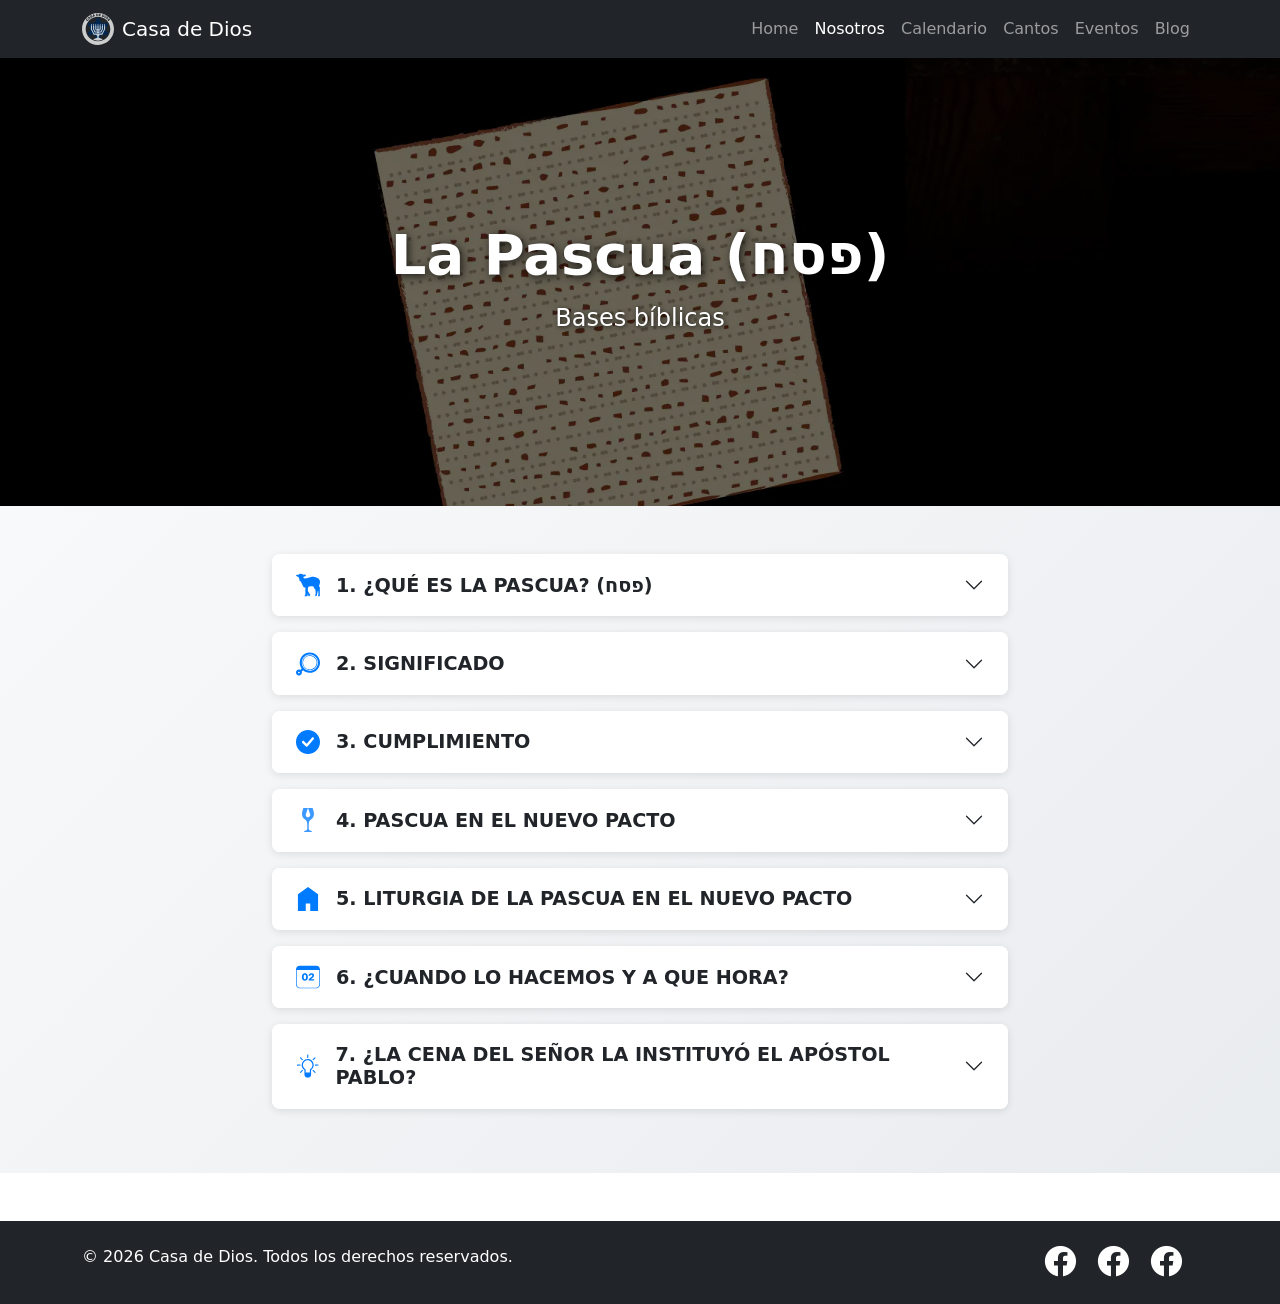
<file: solemnidades.html>
<!DOCTYPE html>
<html lang="es">

<head>
    <meta charset="UTF-8">
    <meta name="viewport" content="width=device-width, initial-scale=1.0">
    <title>Pascua - Casa de Dios</title>

    <!-- Bootstrap CSS -->
    <link href="https://cdn.jsdelivr.net/npm/bootstrap@5.1.3/dist/css/bootstrap.min.css" rel="stylesheet">

    <!-- Font Awesome -->
    <link rel="stylesheet" href="https://cdnjs.cloudflare.com/ajax/libs/font-awesome/6.0.0/css/all.min.css">

    <!-- Custom CSS -->
    <link rel="stylesheet" href="css/landing.css">
    <link rel="stylesheet" href="css/solemnidades.css">
</head>

<body>

    <!-- NAVBAR (mismo que calendario.html) -->
    <nav class="navbar navbar-expand-lg navbar-dark bg-dark fixed-top">
        <div class="container">
            <a class="navbar-brand d-flex align-items-center" href="index.html">
                <!-- Tu logo SVG aquí -->
                <svg width="32" height="32" viewBox="0 0 100 100" class="me-2">
                    <!-- Pega tu SVG -->
                    <?xml version="1.0" encoding="UTF-8"?><svg id="Layer_2" xmlns="http://www.w3.org/2000/svg"
                        viewBox="0 0 843.33 843.33">
                        <defs>
                            <style>
                                .cls-1 {
                                    fill: #fff;
                                }

                                .cls-2 {
                                    fill: #002754;
                                }
                            </style>
                        </defs>
                        <g id="Layer_1-2">
                            <polygon class="cls-2"
                                points="669.51 520.05 703.99 576.49 514.82 576.49 453.33 677.15 421.66 728.97 390.01 677.15 328.52 576.49 139.34 576.49 173.83 520.05 233.93 421.67 173.83 323.28 139.34 266.84 328.52 266.84 390.01 166.18 421.66 114.36 453.33 166.18 514.82 266.84 703.99 266.84 669.51 323.28 609.4 421.67 669.51 520.05" />
                            <path class="cls-1"
                                d="M493.87,336.01c0-4.55-3.81-8.24-8.51-8.24h-6.21c4.92-2.77,8.62-7.55,10.13-13.2,2.62-9.62-5.01-19.3-9.42-28.85l-7.75,13.35c-3.34,5.2-3.77,10.04-2.13,16.81.57,3.34,3.46,8.78,6.37,11.88h-2.84c-4.7,0-8.51,3.69-8.51,8.24v94.46h28.88v-94.46Z" />
                            <path class="cls-1"
                                d="M600.88,327.77h-6.21c4.92-2.77,8.62-7.55,10.13-13.2,2.62-9.62-5.01-19.3-9.42-28.85l-7.75,13.35c-3.34,5.2-3.77,10.04-2.13,16.81.57,3.34,3.46,8.78,6.37,11.88h-2.84c-4.7,0-8.51,3.69-8.51,8.24v94.46h0l-57.71,111.82h0s-48.81.04-48.81.04v-.08h-23.59l-7.21,13.4-7.08,13.17v-26.48h0v-.09l14.45-27.9h-14.45s57.76-.01,57.76-.01h0s14.59.01,14.59.01h0s14.4-27.96,14.4-27.96l28.77-55.9h0s0,0,0,0v-94.46c0-4.55-3.81-8.24-8.51-8.24h-6.21c4.92-2.77,8.62-7.55,10.13-13.2,2.62-9.62-5.01-19.3-9.42-28.85l-7.75,13.35c-3.34,5.2-3.77,10.04-2.13,16.81.57,3.34,3.46,8.78,6.37,11.88h-2.84c-4.7,0-8.51,3.69-8.51,8.24v94.46h.02l-28.9,55.4v.51h-57.76v-27.95h43.32l14.45-27.9v-.05h-57.76v-94.65c0-4.44-3.72-8.05-8.31-8.05h-6.39c4.92-2.77,8.62-7.55,10.13-13.2,2.62-9.62-5.01-19.3-9.42-28.85l-7.75,13.35c-3.34,5.2-3.77,10.04-2.13,16.81.57,3.34,3.46,8.78,6.37,11.88h-3.05c-4.59,0-8.31,3.6-8.31,8.05v94.65h-57.76v.05l14.45,27.9h43.32v27.95h-57.5l-29.16-55.91h.02v-94.46c0-4.55-3.81-8.24-8.51-8.24h-6.21c4.92-2.77,8.62-7.55,10.13-13.2,2.62-9.62-5.01-19.3-9.42-28.85l-7.75,13.35c-3.34,5.2-3.77,10.04-2.13,16.81.57,3.34,3.46,8.78,6.37,11.88h-2.84c-4.7,0-8.51,3.69-8.51,8.24v94.46h0s28.77,55.91,28.77,55.91l14.4,27.95h0s14.59.01,14.59.01h0s57.76-.01,57.76-.01h0s-14.45.01-14.45.01l14.45,27.9v.07h0v26.49l-7.08-13.16-7.21-13.4h-23.59v.07h-48.82s0-.02,0-.02l-57.71-111.82h0v-94.46c0-4.55-3.81-8.24-8.51-8.24h-6.21c4.92-2.77,8.62-7.55,10.13-13.2,2.62-9.62-5.01-19.3-9.42-28.85l-7.75,13.35c-3.34,5.2-3.77,10.04-2.13,16.81.57,3.34,3.46,8.78,6.37,11.88h-2.84c-4.7,0-8.51,3.69-8.51,8.24v94.46h0s57.7,111.82,57.7,111.82l14.42,27.95h72.44l28.72,55.66v17.75l-105.01,50.37v13.02c36.98,14.15,77.29,21.93,119.47,21.93s82.49-7.77,119.48-21.93v-16.39l-105.05-47.48v-17.27l3.39-6.56,25.33-49.1h72.44l14.42-27.95,57.7-111.82h0s0,0,0,0v-94.46c0-4.55-3.81-8.24-8.51-8.24ZM349.46,486.37v-.51l-28.9-55.4,28.9,55.4.26.51h-.26ZM378.51,570.24h0l25.33,49.1-25.33-49.1Z" />
                            <path class="cls-1"
                                d="M378.34,336.01c0-4.55-3.81-8.24-8.51-8.24h-6.21c4.92-2.77,8.62-7.55,10.13-13.2,2.62-9.62-5.01-19.3-9.42-28.85l-7.75,13.35c-3.34,5.2-3.77,10.04-2.13,16.81.57,3.34,3.46,8.78,6.37,11.88h-2.84c-4.7,0-8.51,3.69-8.51,8.24v94.46h28.88v-94.46Z" />
                            <path class="cls-1"
                                d="M421.67,0C188.79,0,0,188.79,0,421.67s188.79,421.67,421.67,421.67,421.67-188.79,421.67-421.67S654.54,0,421.67,0ZM688.64,185.29c.59,1.44,1.5,2.87,2.72,4.26,1.26,1.44,2.53,2.51,3.79,3.19,1.19.64,2.33.95,3.35.95.94-.01,1.75-.32,2.47-.95.98-.86,1.33-1.85,1.13-3.15-.25-1.59-1.27-3.92-3.05-6.94l-3.25-5.6c-3.28-5.55-4.87-10.7-4.71-15.32.16-4.74,2.2-8.85,6.05-12.22,3.23-2.83,6.82-4.43,10.69-4.79,3.83-.35,7.73.38,11.59,2.2,3.81,1.8,7.37,4.57,10.58,8.24,3.51,4.01,5.95,8.02,7.24,11.92,1.31,3.97,1.56,7.78.73,11.34-.84,3.57-2.72,6.78-5.61,9.55l-1.69,1.63-11.41-13.04,1.2-1.26c.7-.79,1.11-1.68,1.23-2.71.12-1.08-.05-2.25-.52-3.49-.49-1.29-1.31-2.6-2.44-3.89-1.14-1.3-2.28-2.25-3.41-2.82-1.06-.53-2.05-.77-2.95-.71-.86.06-1.59.37-2.25.94-.92.8-1.24,1.77-1.04,3.08.24,1.59,1.18,3.79,2.79,6.53l3.27,5.56c3.5,5.97,5.24,11.24,5.18,15.66-.06,4.58-2.14,8.69-6.17,12.22-3.33,2.91-6.97,4.61-10.87,5.09-.76.09-1.52.14-2.29.14-3.16,0-6.39-.79-9.63-2.36-3.95-1.92-7.82-5.03-11.52-9.26-3.48-3.98-5.98-8.01-7.42-11.97-1.47-4.04-1.84-7.95-1.11-11.61.73-3.68,2.62-7.06,5.6-10.03l1.61-1.57,11.34,12.96-.96,1.25c-.64.86-.99,1.85-1.03,3.01-.05,1.23.22,2.56.79,3.96ZM657.53,94.53c5.42.79,10.73,3.19,15.79,7.13,5.13,3.99,8.78,8.59,10.88,13.65,2.1,5.09,2.65,10.47,1.62,15.99-1.02,5.48-3.65,10.96-7.8,16.29-4.21,5.4-8.89,9.29-13.96,11.63-3.84,1.77-7.82,2.66-11.87,2.66-1.34,0-2.68-.1-4.04-.29-5.41-.78-10.76-3.21-15.91-7.22-5.08-3.96-8.72-8.53-10.81-13.6-2.1-5.09-2.65-10.48-1.62-16.02,1.02-5.5,3.64-10.99,7.8-16.33,4.21-5.4,8.9-9.28,13.99-11.59,5.13-2.33,10.49-3.11,15.93-2.31ZM630.94,73.89l-31.85,56.2-16.09-9.12,31.85-56.2,16.09,9.12ZM545.2,34.43l24.7,9.71c5.95,2.34,10.69,5.53,14.09,9.49,3.44,4,5.46,8.74,6.01,14.07.54,5.27-.44,11.13-2.91,17.43-2.5,6.37-5.8,11.39-9.84,15.01-4.08,3.66-8.82,5.88-14.09,6.6-1.21.17-2.44.25-3.69.25-4.18,0-8.6-.91-13.21-2.72l-24.7-9.72,23.65-60.12ZM453.28,17.02l44.76,5.89-2.01,15.28-26.42-3.48-1.23,9.36,24.85,3.27-1.91,14.48-24.85-3.27-1.27,9.65,26.42,3.48-2.01,15.28-44.76-5.89,8.43-64.05ZM402.19,16.87c6.4-.28,12.02.71,16.73,2.95,4.77,2.26,8.53,5.77,11.2,10.42,2.64,4.6,4.12,10.35,4.42,17.11.3,6.83-.68,12.77-2.89,17.71-2.24,5.01-5.67,8.96-10.19,11.76-4.48,2.78-10.02,4.32-16.45,4.6l-26.51,1.16-2.82-64.54,26.51-1.16ZM289.3,38.2l16.1-5.04h0s4.21-1.32,4.21-1.32l40.06,55.15-18.63,5.83-7.73-11.77-17.22,5.39.37,14.07-18.63,5.83,1.46-68.15ZM215.35,81.62c.54-3.81,2.16-7.43,4.83-10.76,2.63-3.29,6.15-6.11,10.47-8.39,4.72-2.49,9.18-3.93,13.27-4.28,4.16-.36,7.93.29,11.19,1.92,3.28,1.64,5.97,4.22,7.99,7.67l1.19,2.03-15.33,8.08-.95-1.46c-.6-.86-1.38-1.47-2.35-1.82-1.02-.37-2.21-.47-3.52-.3-1.37.18-2.83.67-4.34,1.47-1.53.8-2.71,1.7-3.53,2.67-.76.91-1.23,1.82-1.37,2.71-.14.85,0,1.64.4,2.41.57,1.08,1.44,1.62,2.76,1.73,1.6.14,3.96-.27,7-1.2l6.17-1.89c6.62-2.02,12.14-2.49,16.43-1.41,4.44,1.12,7.96,4.09,10.45,8.83,2.06,3.91,2.87,7.85,2.44,11.76-.44,3.89-2.09,7.62-4.92,11.08-2.78,3.39-6.7,6.44-11.67,9.06-4.68,2.47-9.18,3.96-13.36,4.44-1.02.12-2.01.17-2.98.17-3.11,0-5.98-.6-8.57-1.79-3.41-1.57-6.26-4.18-8.46-7.77l-1.16-1.93,15.23-8.03.99,1.22c.69.83,1.57,1.39,2.69,1.7,1.18.33,2.54.38,4.04.15,1.54-.24,3.15-.8,4.77-1.65,1.69-.89,3.03-1.88,3.98-2.94.9-1.01,1.47-2.03,1.7-3.03.21-.92.09-1.78-.35-2.62-.61-1.15-1.49-1.72-2.8-1.82-1.6-.13-4.11.33-7.46,1.36l-6.2,1.86c-6.16,1.91-11.54,2.25-15.99,1.04-4.57-1.26-8.1-4.19-10.49-8.72-2-3.8-2.73-7.66-2.19-11.51ZM177.88,96.9l57,37.38-15.35,12.05-11.4-8.27-14.19,11.14,5.33,13.03-15.35,12.05-22.77-64.25,16.73-13.14ZM106.39,169.1c1.11-5.26,3.8-10.35,7.99-15.12,3.69-4.2,7.84-7.24,12.34-9.02,4.52-1.79,9.11-2.36,13.66-1.72,4.54.65,8.75,2.53,12.51,5.58l1.55,1.08-11.82,13.47-1.52-.99c-1.66-1.05-3.4-1.72-5.14-1.97-1.7-.24-3.39-.05-5.04.57-1.65.63-3.22,1.78-4.66,3.42-1.7,1.94-2.64,4-2.86,6.3-.22,2.3.29,4.72,1.53,7.18,1.27,2.54,3.35,5.08,6.16,7.55,2.87,2.52,5.69,4.27,8.41,5.23,2.63.93,5.11,1.14,7.37.61,2.26-.53,4.19-1.73,5.9-3.67,1.36-1.54,2.26-3.19,2.7-4.89.43-1.69.43-3.42-.02-5.14-.45-1.75-1.36-3.47-2.72-5.11l-.99-1.29,11.64-13.26,1.4,1.23c3.54,3.39,5.92,7.34,7.13,11.78,1.2,4.43,1.21,9.06.02,13.77-1.18,4.69-3.65,9.19-7.32,13.37-4.21,4.8-8.92,8.13-14.01,9.91-2.89,1.01-5.85,1.51-8.87,1.51-2.33,0-4.68-.3-7.06-.9-5.4-1.37-10.76-4.37-15.95-8.93-5.22-4.58-8.88-9.52-10.92-14.7-2.06-5.23-2.53-10.56-1.41-15.86ZM421.67,746.07c-179.16,0-324.4-145.24-324.4-324.4S242.5,97.26,421.67,97.26s324.4,145.24,324.4,324.4-145.24,324.4-324.4,324.4Z" />
                            <path class="cls-1"
                                d="M641.96,141.92c2.14,1.67,4.42,2.56,6.77,2.65,2.38.09,4.82-.57,7.26-1.96,2.5-1.42,4.91-3.61,7.15-6.49,2.32-2.97,3.84-5.85,4.6-8.61.73-2.69.75-5.22.07-7.5-.69-2.29-2.06-4.21-4.19-5.87-2.06-1.61-4.23-2.45-6.63-2.58-.2,0-.39-.01-.59-.01-2.2,0-4.44.63-6.66,1.89-2.5,1.4-4.92,3.6-7.2,6.53-2.32,2.97-3.85,5.86-4.61,8.63-.74,2.7-.77,5.23-.08,7.52.69,2.29,2.03,4.19,4.12,5.82Z" />
                            <path class="cls-1"
                                d="M549.96,89.11c2.91,1.15,5.62,1.53,8.05,1.14,2.41-.39,4.51-1.51,6.43-3.43,1.96-1.97,3.68-4.82,5.11-8.45,1.36-3.46,1.96-6.55,1.8-9.26-.15-2.65-.97-4.87-2.5-6.79-1.54-1.92-3.74-3.46-6.55-4.56l-5.53-2.17-12.33,31.35,5.53,2.17Z" />
                            <path class="cls-1"
                                d="M402.24,66.06c3.13-.14,5.76-.89,7.82-2.23,2.05-1.33,3.51-3.21,4.48-5.75.99-2.6,1.41-5.9,1.24-9.8-.16-3.72-.87-6.78-2.12-9.19-1.22-2.36-2.87-4.06-5.04-5.18-2.18-1.13-4.82-1.64-7.84-1.51l-5.93.26,1.47,33.66,5.93-.26Z" />
                            <polygon class="cls-1" points="315.25 68.78 305.22 53.52 305.71 71.77 315.25 68.78" />
                            <polygon class="cls-1" points="188.38 135.61 196.24 129.44 181.47 118.72 188.38 135.61" />
                        </g>
                    </svg>
                </svg>
                <span>Casa de Dios</span>
            </a>
            <button class="navbar-toggler" type="button" data-bs-toggle="collapse" data-bs-target="#navbarNav">
                <span class="navbar-toggler-icon"></span>
            </button>
            <div class="collapse navbar-collapse" id="navbarNav">
                <ul class="navbar-nav ms-auto">
                    <li class="nav-item">
                        <a class="nav-link" href="index.html">Home</a>
                    </li>
                    <li class="nav-item">
                        <a class="nav-link active" href="nosotros.html">Nosotros</a>
                    </li>
                    <li class="nav-item">
                        <a class="nav-link" href="calendario.html">Calendario</a>
                    </li>
                    <li class="nav-item">
                        <a class="nav-link" href="cantos.html">Cantos</a>
                    </li>
                    <li class="nav-item">
                        <a class="nav-link" href="index.html#eventos">Eventos</a>
                    </li>
                    <li class="nav-item">
                        <a class="nav-link" href="blog.html">Blog</a>
                    </li>
                </ul>
            </div>
        </div>
    </nav>

    <!-- HERO SECTION CON IMAGEN -->
    <section class="nosotros-hero">
        <div class="hero-overlay"></div>
        <div class="hero-content">
            <h1 class="nosotros-title">La Pascua (פסח)</h1>
            <h3 class="nosotros-subtitle">Bases bíblicas</h3>
        </div>
    </section>

    <!-- DOCTRINA SECTION -->
    <section class="doctrina-section py-5">
        <div class="container">
            <div class="row">
                <!-- Columna principal (Acordeón) -->
                <div class="col-lg-8 mx-auto">
                    <div class="accordion" id="doctrinaAccordion">

                        <!-- Punto 1 -->
                        <div class="accordion-item">
                            <h2 class="accordion-header" id="heading1">
                                <button class="accordion-button collapsed" type="button" data-bs-toggle="collapse"
                                    data-bs-target="#collapse1">
                                    <!-- En lugar de <i class="fas..."> usa: -->
                                    <svg width="24" height="24" viewBox="0 0 100 100" class="me-3"
                                        style="fill: var(--bs-primary);">
                                        <!-- Pega aquí tu código SVG de Illustrator -->
                                        <?xml version="1.0" encoding="UTF-8"?><svg id="Layer_2"
                                            xmlns="http://www.w3.org/2000/svg" viewBox="0 0 668.38 633.48">
                                            <g id="nosotros">
                                                <g id="Cordero">
                                                    <path
                                                        d="M323.56,610.41c1.69-12.08-.02-24.64-.35-36.99-.08-2.93-.72-5.85-.34-9.11,8.73,10.55,16.42,21.52,19.26,35.36,1.59,7.74,3.27,15.6,6.22,22.87,3.93,9.7,10.48,11.32,18.86,5.18,11.65-8.55,20.16-19.79,25.59-33.16,3.73-9.19.79-17.98-5.98-23.82-26.71-23.04-38.7-55.33-54.64-85.1-2.58-4.81-3.01-11.25-2.92-16.92.21-14.87.57-29.8,2.17-44.57,1.51-13.92,3.49-28.02,7.46-41.38,3.72-12.52,13.74-20.56,26.59-23.83,34.41-8.75,69.37-11.53,104.78-9.16,6.33.42,10.02,4.04,12.76,8.93,6.17,11.03,12.02,22.24,18.06,33.35,10.21,18.75,20.3,37.59,36.95,51.78,1.18,1,2,2.88,2.23,4.46,6.8,46.05,11.76,92.22,1.23,138.31-2.76,12.07-8.6,23.44-13.72,36.97,8.83,1.16,18.31,3.41,27.79,3.43,14.48.03,24.53-8.43,27.44-22.61,6.76-32.94,12.78-66.04,19.54-98.99,1.98-9.65,5.29-19.04,8.27-28.46.77-2.43,2.58-4.54,4.93-6.55,6.81,54.72,16.69,109.37-5.31,163.08h46.61c2.71-3.23,5.01-7.05,6.81-11.37v-246.45c-1.18-.66-2.36-1.31-3.53-1.97-15.91-8.96-19.9-17.16-15.18-34.99,5.4-20.35,12.11-40.36,17.26-60.77,6-23.76,7.97-47.98,3.66-72.32-6.13-34.59-24.97-60.73-54.8-78.64-39.1-23.47-81.28-37.76-127.17-39.69-23.02-.97-45.29,2.8-67.38,9.53-30.06,9.16-60.25,18.18-90.87,25.14-23.84,5.42-48.36,7.97-72.67,11.12-15.11,1.95-28.83-3.09-41.72-10.82-5.67-3.4-7.18-7.66-4.72-13.73,1.58-3.89,2.47-8.07,4.06-11.95,3.64-8.9,8.88-15.13,19.66-16.76,15.55-2.35,30.13-8.35,42.62-18.25,11.67-9.25,11.21-18.62-1.99-25.44-10.49-5.42-21.73-11.4-33.1-12.54-10.94-1.09-22.64,3.11-33.68,6.17-5.52,1.53-8.44,1.29-12.53-3.22-27.29-30.06-59.15-34.84-97.91-12.86-5.25,2.98-10.45,7.31-13.67,12.31-4.21,6.52-8.65,7.78-16.16,7.39-14.02-.72-28.15.45-42.23,1.02-2.42.1-4.85,1.01-7.2,1.77-16.99,5.48-18.78,11.35-7.23,24.64,13.8,15.88,30.63,25.65,52.35,25.8,2.3.02,5.52,2.55,6.73,4.78,8.48,15.67,16.6,31.53,24.65,47.43.92,1.81.8,4.2.94,6.33.87,13.08.67,26.32,2.74,39.19,2.68,16.65,12.05,28.13,30.06,30.16,4.65.52,7.2,2.81,9.33,7.1,22.48,45.3,45.61,90.28,67.71,135.76,9.28,19.1,24.66,26.73,44.37,28.71,12.46,1.25,24.18,18.49,20.18,30.62-9.15,27.72-9.04,55.57-5.93,84.45,2.85,26.46,1.13,53.45.6,80.19-.1,5.18-3.53,10.56-6.26,15.38-5.59,9.89-12.11,19.26-17.48,29.26-1.2,2.22-1.91,4.86-2.27,7.55h79.11c5.08-6.17,8.11-14.15,9.36-23.07Z" />
                                                </g>
                                            </g>
                                        </svg>
                                    </svg>
                                    1. ¿QUÉ ES LA PASCUA? (פסח)
                                </button>
                            </h2>
                            <div id="collapse1" class="accordion-collapse collapse" data-bs-parent="#doctrinaAccordion">
                                <div class="accordion-body">
                                    <p>La Pascua (Pesaj en hebreo, suyo significado es: saltar o pasar por encima) es
                                        una de las 7 Solemnidades que nuestro Dios mando celebrar al Pueblo de Israel.
                                        La primera vez que se celebró, fue en Egipto, cuando Dios libero a su piueblo de
                                        la esclavitud </p>
                                    <p class="text-muted mb-0"><strong>Referencia:</strong>Ex. 12.1-8</p>
                                </div>
                            </div>
                        </div>

                        <!-- Punto 2 -->
                        <div class="accordion-item">
                            <h2 class="accordion-header" id="heading2">
                                <button class="accordion-button collapsed" type="button" data-bs-toggle="collapse"
                                    data-bs-target="#collapse2">
                                    <svg width="24" height="24" viewBox="0 0 100 100" class="me-3"
                                        style="fill: var(--bs-primary);">
                                        <!-- Pega aquí tu código SVG de Illustrator -->
                                        <?xml version="1.0" encoding="UTF-8"?><svg id="Layer_2"
                                            xmlns="http://www.w3.org/2000/svg" viewBox="0 0 772.81 739.05">
                                            <g id="nosotros">
                                                <g id="_07z7Ni.tif">
                                                    <path
                                                        d="M128.8,399.14c9.34,40.16,25.14,77.53,48.85,111.32,4.56,6.5,4.28,10.28-1.76,15.26-9.78,8.05-19.25,16.54-28.2,25.48-5.83,5.83-10.73,6.52-18.83,3.72-36.35-12.56-70.12-6.73-98.27,19.84-28.77,27.15-37.36,61.19-25.24,98.79,11.75,36.44,37.96,58.14,75.74,64.27,66.53,10.79,122.53-51.26,105.97-117.4-2.28-9.09-.76-14.55,6.31-20.2,9.35-7.47,18.28-15.57,26.66-24.11,6.07-6.18,10.19-6.1,16.99-.42,53.1,44.34,114.18,69.87,183.25,75.48,185.94,15.08,347.32-129.56,352.43-315.69C777.8,149,626.31-3.78,440.11.07,232.98,4.35,82.4,197.39,128.8,399.14ZM389.38,73.8c138.77-31.82,277.38,55.26,309.35,194.35,32.06,139.46-54.96,278.26-194.48,310.18-138.46,31.68-278.74-55.57-309.86-192.72-32.05-141.24,54.47-279.59,195-311.81ZM68.22,650.12c-3.24-14.78,6.63-30.24,21.41-33.56,14.66-3.29,29.36,6.14,32.57,20.87,3.28,15.08-6.24,30.03-21.31,33.46-14.6,3.33-29.47-6.13-32.67-20.77Z" />
                                                    <path
                                                        d="M679.56,270.78c-29.88-129.28-156.43-208.01-286.17-178.04-128.68,29.73-209.85,159.67-179.97,288.1,30.11,129.44,157.22,209.01,285.86,178.96,129.4-30.24,210.16-159.71,180.27-289.02ZM399.29,113.59c117.33-26.73,232.3,45.3,259.17,162.38,27.08,118-47.35,236.13-165.67,262.91-116.29,26.33-231.65-46.33-258.28-162.67-26.9-117.54,47.34-235.87,164.78-262.63Z" />
                                                </g>
                                            </g>
                                        </svg>
                                    </svg>
                                    2. SIGNIFICADO
                                </button>
                            </h2>
                            <div id="collapse2" class="accordion-collapse collapse" data-bs-parent="#doctrinaAccordion">
                                <div class="accordion-body">
                                    <p>Pascua era una celebración en el Antiguo Pacto, que hacia referencia a la muerte
                                        de un cordero y cuya sangre se ocupó por única vez, para ponerse en la jamba de
                                        las casas de los Israelitas que vivian en Egipto, esa sangre sirvió como una
                                        señal para que el Ángel del Señor "saltará" las casas marcadas por la sangre y
                                        no matará a los primogenitos de esa casa.</p>
                                    <p class="text-muted mb-0"><strong>Referencia:</strong> Ex. 12</p>
                                </div>
                            </div>
                        </div>

                        <!-- Punto 3 -->
                        <div class="accordion-item">
                            <h2 class="accordion-header" id="heading3">
                                <button class="accordion-button collapsed" type="button" data-bs-toggle="collapse"
                                    data-bs-target="#collapse3">
                                    <svg width="24" height="24" viewBox="0 0 100 100" class="me-3"
                                        style="fill: var(--bs-primary);">
                                        <!-- Pega aquí tu código SVG de Illustrator -->
                                        <?xml version="1.0" encoding="UTF-8"?><svg id="Layer_2"
                                            xmlns="http://www.w3.org/2000/svg" viewBox="0 0 832.05 832.05">
                                            <g id="nosotros">
                                                <path
                                                    d="M832.05,416.03c0,229.76-186.26,416.03-416.03,416.03S0,645.79,0,416.03,186.26,0,416.03,0s416.03,186.26,416.03,416.03ZM345.57,570.94c17.42,17.39,46.04,14.33,61.54-4.26l206.12-247.35c16.49-19.79,12.62-46.16-3.94-59.74-18.41-15.11-44.15-12.54-59.4,5.73l-178.24,213.66-91.81-91.58c-17.74-17.69-45.78-17.35-62.36,2.12-12.58,14.78-13.64,39.96,3.34,56.91l124.75,124.51Z" />
                                            </g>
                                        </svg>
                                    </svg>
                                    3. CUMPLIMIENTO
                                </button>
                            </h2>
                            <div id="collapse3" class="accordion-collapse collapse" data-bs-parent="#doctrinaAccordion">
                                <div class="accordion-body">
                                    <p>Sabemos que las Fiestas de Dios, tienen un significado espiritual y un
                                        cumplimiento, a excepción de la Fiesta de las Cabañas y parcialmente la Fiesta
                                        de las Trompetas, todas las demás Fiestas han tenido su cumplimiento.<br>En ese
                                        sentido, la Pascua tuvo su cumplimiento en la persona de nuestro Señor Jesús,
                                        pues Jesús es <i>"... el Cordero de Dios que quita el pecado del mundo"</i> y su
                                        sangre nos limpió de todo pecado.</p>
                                    <p class="text-muted mb-0"><strong>Referencia:</strong>Juan 1:29, 1 Juan 1:7</p>
                                </div>
                            </div>
                        </div>

                        <!-- Punto 4 -->
                        <div class="accordion-item">
                            <h2 class="accordion-header" id="heading4">
                                <button class="accordion-button collapsed" type="button" data-bs-toggle="collapse"
                                    data-bs-target="#collapse4">
                                    <!-- En lugar de <i class="fas..."> usa: -->
                                    <svg width="24" height="24" viewBox="0 0 100 100" class="me-3"
                                        style="fill: var(--bs-primary);">
                                        <!-- Pega aquí tu código SVG de Illustrator -->
                                        <?xml version="1.0" encoding="UTF-8"?><svg id="Layer_2"
                                            xmlns="http://www.w3.org/2000/svg" viewBox="0 0 296.43 594.51">
                                            <defs>
                                                <style>
                                                    .cls-1 {
                                                        opacity: .77;
                                                    }
                                                </style>
                                            </defs>
                                            <g id="nosotros">
                                                <path class="cls-1"
                                                    d="M168.39,374.81c2.9-38.38,21.09-67.98,53.99-90.61,58.6-40.31,82.33-98.44,71.52-168.12-5.89-37.97-18.53-74.91-28.48-112.22-.46-1.73-4.39-3.59-6.72-3.6C223.99.02,189.29.07,154.59.1c-1.89,0-3.78.29-6.21.51l49.08,143.14,5.07,14.81c.27,1.09.45,2.13.59,3.26.45,2.94.68,5.98.68,9.11,0,13.8-4.53,26.48-12.08,36.5-9.58,13.23-24.79,22.08-42.81,22.37-30.38.48-53.52-22.87-55.79-51.29-.3-2.48-.48-5.01-.48-7.58,0-3.13.23-6.16.68-9.11.14-1.13.32-2.17.59-3.26l5.03-14.77,35.92-104.9c4.22-12.62,8.47-25.31,12.77-38.17-2.01-.32-2.91-.59-3.8-.59C107.95.1,72.09.17,36.22,0c-3.98-.02-5.19,1.75-5.99,5.06-1.69,7.01-3.65,13.95-5.47,20.93C17.2,55.04,7.12,83.71,2.59,113.22c-11.14,72.6,13.59,131.17,74.33,173.84,8.69,6.11,17.25,12.87,24.33,20.72,18.78,20.84,26.32,46.78,27.47,73.89,1.78,41.85,2.01,83.79,1.76,125.68-.19,31.32-21.47,56.08-52.77,56.1-14.55.01-26.74,16.04-25.64,31.06h192.44c-.07-16.73-11.96-30.96-27.27-31.21-25.95-.42-46.71-18.71-50.64-47.59-1.37-10.09-1.36-20.44-1.18-30.65.67-36.76.21-73.63,2.97-110.25Z" />
                                            </g>
                                        </svg>
                                    </svg>
                                    4. PASCUA EN EL NUEVO PACTO
                                </button>
                            </h2>
                            <div id="collapse4" class="accordion-collapse collapse" data-bs-parent="#doctrinaAccordion">
                                <div class="accordion-body">
                                    <p>Esta escrito: <i>"la ley, teniendo la sombra de los bienes venideros, no la
                                            imagen misma de las cosas"</i>, por ello, entendemos que la Pascua apuntaba
                                        a un acontecimiento grandioso para la humanidad (triste para nuestro Dios): la
                                        muerte del Cordero a favor ya no sólo de Israel, sino de todo el
                                        mundo.<br>Jesús, la noche que fue entregado, instituyó dos símbolos de la Pascua
                                        en el Nuevo Pacto: el Pan y el Vino (Aunque ésto no es nuevo, puesto que Jesús
                                        en su figura de MalkiTzedec, ofreció dichos elementos al patriarca Abraham),
                                        diciendo: <i>"...esto es mi sangre del nuevo pacto, la cual es derramada por
                                            muchos para remisión de los pecados"</i> y nos ordenó que hiceramos eso para
                                        conmemorar ya no el sacrificio de un corderito, sino su propia muerte.</p>
                                    <p class="text-muted mb-0"><strong>Referencia:</strong>Heb. 10:1, Mat.28:28</p>
                                </div>
                            </div>
                        </div>

                        <!-- Punto 5 -->
                        <div class="accordion-item">
                            <h2 class="accordion-header" id="heading5">
                                <button class="accordion-button collapsed" type="button" data-bs-toggle="collapse"
                                    data-bs-target="#collapse5">
                                    <!-- En lugar de <i class="fas..."> usa: -->
                                    <svg width="24" height="24" viewBox="0 0 100 100" class="me-3"
                                        style="fill: var(--bs-primary);">
                                        <!-- Pega aquí tu código SVG de Illustrator -->
                                        <?xml version="1.0" encoding="UTF-8"?><svg id="Layer_2"
                                            xmlns="http://www.w3.org/2000/svg" viewBox="0 0 471 561">
                                            <g id="nosotros">
                                                <polygon
                                                    points="237 0 0 171 0 561 183 561 183 387 288 387 288 561 471 561 471 171 237 0" />
                                            </g>
                                        </svg>
                                    </svg>
                                    5. LITURGIA DE LA PASCUA EN EL NUEVO PACTO
                                </button>
                            </h2>
                            <div id="collapse5" class="accordion-collapse collapse" data-bs-parent="#doctrinaAccordion">
                                <div class="accordion-body">
                                    <p>Dado que <i>""...nuestra pascua, que es Cristo, fué sacrificada por
                                            nosotros"</i>, no hacemos la Pascua del Antiguo Pacto, sino que celebramos
                                        la Pascua del Nuevo Pacto, tomamos el pan y el vino, como los dos símbolos
                                        espirituales por medio de los cuales conmemoramos la Pascua que a su vez, nor
                                        recuerda la muerte del Cordero de Dios por nosotros.<br>También, antes de tomar
                                        esos símbolos, lavamos los pies unos a otros (hombres con hombres y mujeres con
                                        mujeres) conforme al nuevo mandamiento que Jesús nos dió, diciendo: <i>"Pues si
                                            yo, el Señor y el Maestro, he lavado vuestros pies, vosotros también debéis
                                            lavar los pies los unos á los otros."<br>T ambién, pasamos toda la noche en
                                            vela, pues esa noche, nuestro Salvador fue probado hasta la muerte.</i></p>
                                    <p class="text-muted mb-0"><strong>Referencia:</strong>1Cor. 5:7, Jn. 13:14</p>
                                </div>
                            </div>
                        </div>

                        <!-- Punto 6 -->
                        <div class="accordion-item">
                            <h2 class="accordion-header" id="heading6">
                                <button class="accordion-button collapsed" type="button" data-bs-toggle="collapse"
                                    data-bs-target="#collapse6">
                                    <!-- En lugar de <i class="fas..."> usa: -->
                                    <svg width="24" height="24" viewBox="0 0 100 100" class="me-3"
                                        style="fill: var(--bs-primary);">
                                        <!-- Pega aquí tu código SVG de Illustrator -->
                                        <?xml version="1.0" encoding="UTF-8"?><svg id="Layer_2"
                                            xmlns="http://www.w3.org/2000/svg" viewBox="0 0 701.18 658.5">
                                            <g id="nosotros">
                                                <path
                                                    d="M593.99,0H107.19C48.24,0,0,48.24,0,107.19v444.12c0,58.95,48.24,107.19,107.19,107.19h486.8c58.95,0,107.19-48.24,107.19-107.19V107.19c0-58.95-48.24-107.19-107.19-107.19ZM580.23,639.89H120.95c-55.62,0-101.13-45.51-101.13-101.13V121.94h661.55v416.81c0,55.62-45.51,101.13-101.13,101.13Z" />
                                                <path
                                                    d="M212.07,423.44c-13.3-8.71-23.51-21.07-30.63-37.09-7.12-16.02-10.69-35.02-10.69-57.02v-.29c0-22,3.56-41.01,10.69-57.03,7.12-16.02,17.34-28.35,30.63-37.01,13.29-8.66,29.12-12.99,47.49-12.99s34.17,4.33,47.42,12.99c13.25,8.66,23.43,20.99,30.56,37.01,7.12,16.02,10.69,35.03,10.69,57.03v.29c0,22-3.56,41.01-10.69,57.02-7.13,16.02-17.31,28.38-30.56,37.09-13.25,8.71-29.05,13.05-47.42,13.05s-34.19-4.35-47.49-13.05ZM278.86,387.57c5.31-5.16,9.32-12.65,12.05-22.45,2.73-9.8,4.09-21.73,4.09-35.79v-.29c0-14.06-1.36-25.97-4.09-35.73-2.72-9.75-6.74-17.21-12.05-22.38-5.31-5.16-11.74-7.75-19.3-7.75s-13.99,2.58-19.29,7.75c-5.31,5.17-9.35,12.63-12.12,22.38-2.77,9.76-4.16,21.66-4.16,35.73v.29c0,14.06,1.39,25.99,4.16,35.79,2.77,9.81,6.81,17.29,12.12,22.45,5.31,5.17,11.74,7.75,19.29,7.75s13.99-2.58,19.3-7.75Z" />
                                                <path
                                                    d="M372.47,396.89l73.31-64.41c8.7-7.65,15.25-14.03,19.66-19.16,4.4-5.11,7.39-9.68,8.97-13.7,1.58-4.01,2.37-8.13,2.37-12.34v-.29c0-4.97-1.17-9.35-3.51-13.13-2.35-3.78-5.57-6.74-9.68-8.9-4.11-2.15-8.9-3.23-14.35-3.23-6.22,0-11.65,1.22-16.29,3.66-4.64,2.44-8.25,5.81-10.83,10.11-2.58,4.3-4.02,9.24-4.3,14.78l-.14,1.58h-48.2v-1.29c0-13.49,3.39-25.39,10.18-35.72,6.79-10.33,16.19-18.39,28.19-24.17,12-5.79,25.75-8.68,41.25-8.68s29.55,2.61,41.32,7.82c11.77,5.22,20.92,12.44,27.47,21.67,6.55,9.23,9.83,20.01,9.83,32.35v.29c0,8.8-1.53,16.76-4.59,23.89-3.06,7.13-8.03,14.44-14.92,21.95-6.89,7.51-16.07,16.24-27.55,26.19l-61.69,52.65,21.38-36.15v36.15l-21.23-16.64h111.33v40.6h-157.96v-35.87Z" />
                                            </g>
                                        </svg>
                                    </svg>
                                    6. ¿CUANDO LO HACEMOS Y A QUE HORA?
                                </button>
                            </h2>
                            <div id="collapse6" class="accordion-collapse collapse" data-bs-parent="#doctrinaAccordion">
                                <div class="accordion-body">
                                    <p>La Biblia manda que la Pascua sea sacrificada y comida el 14 de Nisan entre las
                                        dos tardes. La noche del 14 de Nisán, los hijos de Israel comieron la Pascua, la
                                        primera Pascua de la historia. Nadie, esa noche, salió, pues el Ángel del Señor
                                        hacia juicios en toda la tierra de Egipto. Los hijos de Israel salieron de
                                        Egiptp<br>Escrito está: <i>"...á los quince diás del mes primero: el segundo día
                                            de la pascua salieron los hijos de Israel con mano alta"</i>, ¿y a que hora
                                        salieron?, escrito está: <i>"sacrificarás la pascua por la tarde á puesta del
                                            sol, al tiempo que saliste de Egipto"</i><br>Por lo anterior, sabemos que
                                        los hijos de Israel salieron de noche el día 15 de Nisan, por lo tanto, no
                                        pudieron hacer la cena de la Pascua el 15, sino que la hicieron efectivamente el
                                        14 de Nisán por la noche.<br> También sabemos, que la Pascua se debe de realizar
                                        a la puesta del sol, es decir, entre las dos tardes: la tarde del día que
                                        termina y la tarde del día que comienza, es decir, en el crepúsculo del día.
                                    </p>
                                    <p class="text-muted mb-0"><strong>Referencia:</strong> Núm. 33:3, Deut. 16:6</p>
                                </div>
                            </div>
                        </div>

                        <!-- Punto 7 -->
                        <div class="accordion-item">
                            <h2 class="accordion-header" id="heading7">
                                <button class="accordion-button collapsed" type="button" data-bs-toggle="collapse"
                                    data-bs-target="#collapse7">
                                    <!-- En lugar de <i class="fas..."> usa: -->
                                    <svg width="24" height="24" viewBox="0 0 100 100" class="me-3"
                                        style="fill: var(--bs-primary);">
                                        <!-- Pega aquí tu código SVG de Illustrator -->
                                        <?xml version="1.0" encoding="UTF-8"?><svg id="Layer_2"
                                            xmlns="http://www.w3.org/2000/svg" viewBox="0 0 849.79 922.15">
                                            <g id="nosotros">
                                                <path
                                                    d="M446.87,922.1l-41,.04c-60.38-2.77-110.79-51.87-110.89-113.4l-.29-187.3c-119.71-78.67-141.8-243.6-49.14-350.61,92.6-106.95,257.88-108.45,352.58-3.27,94.69,105.19,75.53,270.16-41.92,350.94l-.18,188.21c-.06,61.26-47.88,111.22-109.15,115.38ZM507.08,712.52v-106.52c0-9.25,4.67-16.98,11.53-21.45,100.26-60.44,120.95-195.28,44.98-282.19-76-86.95-211.17-84.93-284.5,4.54-72.91,88.97-48.48,222.51,53.15,280.22,6.62,4.26,11.2,11.51,11.2,20.47l.04,104.99,163.6-.06Z" />
                                                <path
                                                    d="M446.93,125.15c0,13.68-9.23,23.13-21.14,23.56-12.84.47-22.95-9.34-22.93-22.83l.11-104.57c.01-13.09,11.22-21.72,22.82-21.31,12.05.43,21.09,9.97,21.1,22.93l.04,102.21Z" />
                                                <path
                                                    d="M651.58,229.54c-9.54,9.55-24.15,8.13-32.14-.67s-7.76-21.98,1.25-30.99l72.91-72.92c9-9,22.45-9.19,31.15-1.25,8.7,7.94,9.87,22.76.92,31.72l-74.09,74.11Z" />
                                                <path
                                                    d="M154.87,726.17c-9.47,9.46-24.55,6.71-31.9-2.24-7.51-9.13-6.47-21.99,2.52-30.93l73.9-73.56c8.69-8.65,23.22-6.83,30.84,1.39,7.5,8.1,8.24,21.82-.57,30.62l-74.79,74.73Z" />
                                                <path
                                                    d="M228.8,197.62c9.77,9.75,9.18,23.54.88,31.91-9.3,9.39-23.26,8.28-32.52-1.03l-72.61-73.01c-8.75-8.8-8.62-22.17-.59-30.65,7.77-8.21,22.01-9.86,30.82-1.08l74.03,73.85Z" />
                                                <path
                                                    d="M724.78,693.62c9.36,9.34,9.2,22.84.88,31.57-7.68,8.06-21.85,9.61-30.74.72l-75.23-75.24c-8.63-8.63-7.34-21.97.09-29.96,7.73-8.32,22.13-9.79,30.98-.96l74.02,73.88Z" />
                                                <path
                                                    d="M131.13,446.14l-111.72.35c-12.58.04-20.2-12.62-19.35-23.41.89-11.21,9.99-20.25,22.6-20.25l102.91-.04c12.12,0,21.23,7.85,22.85,18.92,1.34,9.14-4.36,24.39-17.29,24.43Z" />
                                                <path
                                                    d="M831.52,446.28l-111.64.14c-12.26.02-19.41-13.09-18.67-23.07.89-11.95,10.57-20.59,23.34-20.58l103.03.08c11.82,0,20.52,8.56,22.01,19,1.41,9.9-4.94,24.41-18.08,24.43Z" />
                                            </g>
                                        </svg>
                                    </svg>
                                    7. ¿LA CENA DEL SEÑOR LA INSTITUYÓ EL APÓSTOL PABLO?

                                </button>
                            </h2>
                            <div id="collapse7" class="accordion-collapse collapse" data-bs-parent="#doctrinaAccordion">
                                <div class="accordion-body">
                                    <p>Escrito está: <i>"Cuando pues os juntáis en uno, esto no es comer la cena del
                                            Señor..."</i>, cabe preguntarnos: ¿Pablo estableció esa "Cena del Señor"?
                                        Por supuesto que no, Pablo hace referencia a la noche que el Señor fue
                                        entregado, un 14 de Nisán, cuando Jesús celebró la Pascua con sus discípulos, y
                                        nos dice que debemos de hacer con esos símbolos la Pascua.<br>¿Cuántas veces
                                        debemos de hacerlo? escrito está: <i>"Porque todas las veces que comiereis este
                                            pan, y bebiereis esta copa, la muerte del Señor anunciáis hasta que
                                            venga."</i> En el contexto bíblico, Dios nos ha dicho cuántas veces:
                                        <i>"Tres veces cada un año parecerá todo varón tuyo delante de Jehová tu Dios en
                                            el lugar que él escogiere: en la solemnidad de los ázimos, y en la
                                            solemnidad de las semanas, y en la solemnidad de las cabañas."</i> Aquí, la
                                        solemnidad de los Ázimos, se refiere a la Solemnidad de la Pascua. Entonces,
                                        sabemos que debemos de hacerla una vez por año. </p>
                                    <p class="text-muted mb-0"><strong>Referencia:</strong> 1 Cor. 11.20-29, Deut. 16:16
                                    </p>
                                </div>
                            </div>
                        </div>

                        <!-- Punto 8 
                        <div class="accordion-item">
                            <h2 class="accordion-header" id="heading8">
                                <button class="accordion-button collapsed" type="button" data-bs-toggle="collapse" data-bs-target="#collapse8">
                                    <i class="fas fa-heart-broken me-3 text-primary"></i>
                                    8. EL ARREPENTIMIENTO
                                </button>
                            </h2>
                            <div id="collapse8" class="accordion-collapse collapse" data-bs-parent="#doctrinaAccordion">
                                <div class="accordion-body">
                                    <p>Creemos que el Arrepentimiento es una condición indispensable para obtener la Salvación, y que Arrepentimiento significa sentir pesar por los pecados cometidos y al mismo tiempo la disposición de apartarse de ellos; Cristo dijo: <strong>Si no os arrepintiereis, todos pereceréis igualmente.</strong></p>
                                    <p class="text-muted mb-0"><strong>Referencia:</strong> Luc.13:5</p>
                                </div>
                            </div>
                        </div>
                        -->


                    </div>
                </div>
            </div>
        </div>
    </section>

    <!-- FOOTER -->
    <footer class="bg-dark text-white py-4 mt-5">
        <div class="container">
            <div class="row">
                <div class="col-md-6 text-center text-md-start mb-3 mb-md-0">
                    <p class="mb-0">&copy; 2026 Casa de Dios. Todos los derechos reservados.</p>
                </div>
                <div class="col-md-6 text-center text-md-end">
                    <a href="https://www.facebook.com/iglesiacristianamelquisedec/?locale=es_LA"
                        class="text-white me-3"><i class="fab fa-facebook fa-2x"></i></a>
                    <a href="https://www.facebook.com/PuertaDelCieloCongregacion" class="text-white me-3"><i
                            class="fab fa-facebook fa-2x"></i></a>
                    <a href="https://www.google.com/url?sa=t&source=web&rct=j&opi=89978449&url=https://www.facebook.com/p/Iglesia-Cristiana-Casa-de-Dios-100068604211785/&ved=2ahUKEwiv9IbJxKqTAxV7HEQIHXL0D9EQFnoECBwQAQ&usg=AOvVaw2B5Uu8J6mgdsHCgPZDwUNt"
                        class="text-white me-3"><i class="fab fa-facebook fa-2x"></i></a>
                </div>
            </div>
        </div>
    </footer>

    <!-- Bootstrap JS -->
    <script src="https://cdn.jsdelivr.net/npm/bootstrap@5.1.3/dist/js/bootstrap.bundle.min.js"></script>
</body>

</html>
</file>
<file: css/landing.css>
/* landing.css */

/* Variables */
:root {
    --primary-color: #50C1EB;
    --dark-color: #111111;
    --light-color: #F4F1EA; 
    --white-color: ffffff;
    --font-freighttext-cmp: 'freighttextcmp-pro', serif;

}



/* General */
body {
    padding-top: 0; /* Altura del navbar fixed */
}


/* Menú secundario sticky DEBAJO del navbar superior */
.menu.sticky-top {
    position: sticky;
    top: 56px; /* altura del navbar superior */
    z-index: 1030;
}




/* Hero Section */
.hero-section {
    position: relative;
    height: 100vh;
    background-image: url('../assets/bg/landing/hero-desktop.webp'); /* ← Desktop */
    background-size: cover;
    background-position: center;
    background-attachment: fixed;
    display: flex;
    align-items: center;
    justify-content: center;
}

.hero-overlay {
    position: absolute;
    top: 0;
    left: 0;
    width: 100%;
    height: 100%;
    background: rgba(0, 0, 0, 0.0); /*IMPORTANTE, MANEJA LA CAPA DEGRADADA OBSCURA EN INDEX.HTML*/
}

.hero-content {
    position: relative;
    z-index: 10;
    text-align: center;
    color: white;
    padding: 20px;
}

.hero-title {
    font-family: var(--font-text-Anton);
    font-size: 5rem;
    font-weight: bold;
    margin-bottom: 1rem;
    text-shadow: 2px 2px 8px rgba(0, 0, 0, 0.7);
    line-height: 90%;
    color: var(--light-color);
}

.hero-subtitle {
    font-size: 4rem;
    font-weight: 500;
    text-shadow: 1px 1px 4px rgba(0, 0, 0, 0.7);
    color: var(--white-color);
    line-height: 90%;
}







/* Cards */

/* Cards */
.card {
    overflow: hidden;
    transition: transform 0.3s ease;
}

.card:hover {
    transform: translateY(-10px);
}

/* Wrapper de imagen con overlay */
.card-img-wrapper {
    position: relative;
    overflow: hidden;
}

.card-img-wrapper::after {
    content: '';
    position: absolute;
    top: 0;
    left: 0;
    width: 100%;
    height: 100%;
    background: rgba(0, 0, 0, 0.3);
    transition: opacity 0.3s ease;
    pointer-events: none;
}

.card:hover .card-img-wrapper::after {
    opacity: 0;
}

.card-img-top {
    display: block;
    width: 100%;
    height: auto;
    transition: transform 0.3s ease;
}

.card:hover .card-img-top {
    transform: scale(1.05);
}




/* Congregaciones Hermanas */
.congregacion-logo {
    max-width: 150px;
    filter: grayscale(100%);
    opacity: 0.7;
    transition: all 0.3s ease;
}

.congregacion-logo:hover {
    filter: grayscale(0%);
    opacity: 1;
    transform: scale(1.1);
}

.congregacion-link {
    text-decoration: none;
    display: inline-block;
}

/* Footer */
footer a {
    text-decoration: none;
    transition: opacity 0.3s ease;
}

footer a:hover {
    opacity: 0.7;
}

/* Responsive */
@media (max-width: 768px) {
    .hero-title {
        font-size: 2rem;
    }
    
    .hero-subtitle {
        font-size: 1rem;
    }
    
    .hero-section {
        height: 70vh;
        background-image: url('../assets/bg/landing/hero-mobile.webp'); /* ← Mobile */
        background-attachment: scroll;
    }
}









/* === PANTALLAS GRANDES (proyectores, 1920px+) === */
@media (min-width: 1920px) {
  .hero-title  { font-size: 6rem; }
  .hero-subtitle { font-size: 2.8rem; }
  .hero-section { height: 100vh; }
}

/* === 2K / 4K === */
@media (min-width: 2560px) {
  .hero-title  { font-size: 9rem; }
  .hero-subtitle { font-size: 4rem; }
}


.verseText {
  color: var(--light-color); 
  font-weight: var(--bold);
  font-size: 1rem;
  font-family: var(--font-freighttext-cmp);
  font-style: italic;
}


/*Styles for the button in the aim page*/
.custom-btn {
    background-color: var(--primary-color);  /* Tu color personalizado */
    border-color: var(--primary-color);
    color: var(--dark-color);  /* Color del texto */
}

.custom-btn:hover { 
    background-color: var(--primary-color);  /* Color al pasar el mouse */
    border-color: var(--primary-color);
    color: var(--light-color);
}
</file>
<file: css/blog.css>
body { 
  padding-top: 70px;    /* altura de tu header */
}

.blog {
    max-width: 1000px;
    margin: 0 auto;
    padding: 1rem  1.5rem;
}

.blog__titulo {
    font-size: 2.75rem;
    font-weight: 700;
    letter-spacing: -0.02em;
    margin-bottom: 2.5rem;
    padding-bottom: 1rem;
    border-bottom: 2px solid #1a1a1a;
    display: inline-block;
} 

.blog-grid {
    display: flex;
    flex-direction: column;
    gap: 0;
}

.blog-card {
    display: flex;
    gap: 2.5rem;
    padding: 2.5rem 0;
    border-bottom: 1px solid #e2e2e2;
    align-items: flex-start;
}

.blog-card__media {
    flex: 0 0 45%;
}

.blog-card__img {
    width: 100%;
    height: 320px;
    object-fit: cover;
    border-radius: 2px;
    display: block;
}

.blog-card__img--placeholder {
    background: #eee;
}

.blog-card__content {
    flex: 1;
    padding-top: 0.25rem;
}

.blog-card__titulo {
    font-size: 1.6rem;
    font-weight: 700;
    line-height: 1.25;
    margin: 0 0 0.6rem;
    color: #1a1a1a;
}

.blog-card__fecha {
    font-size: 0.95rem;
    font-weight: 300;
    color: #888;
    margin: 0 0 1rem;
}

.blog-card__extracto {
    font-size: 1.05rem;
    line-height: 1.6;
    color: #333;
    margin: 0 0 1.5rem;
}

.blog-card__link {
    display: inline-flex;
    align-items: center;
    gap: 0.5rem;
    font-weight: 600;
    color: #4a7c2f;
    text-decoration: none;
    font-size: 1rem;
}

.blog-card__link:hover .blog-card__arrow {
    transform: translateX(4px);
}

.blog-card__arrow {
    transition: transform 0.2s ease;
}

/* Responsive: imagen arriba, texto abajo, ancho completo */
@media (max-width: 768px) {
    .blog__titulo {
        font-size: 2rem;
    }

    .blog-card {
        flex-direction: column;
        gap: 1.25rem;
        padding: 2rem 0;
    }

    .blog-card__media {
        flex: 1 1 100%;
        width: 100%;
    }

    .blog-card__img {
        height: 220px;
    }

    .blog-card__titulo {
        font-size: 1.35rem;
    }
}




/* Vista individual del post */
.blog-post__hero {
    width: 100%;
    max-width: 1100px;
    margin: 2rem auto 0;
    padding: 0 1.5rem;
}

.blog-post__hero img {
    width: 100%;
    height: 480px;
    object-fit: cover;
    border-radius: 2px;
    display: block;
}

.blog-post__wrapper {
    max-width: 800px;
    margin: 0 auto;
    padding: 2.5rem 1.5rem 4rem;
}

.blog-post__titulo {
    font-size: 2.25rem;
    font-weight: 700;
    line-height: 1.2;
    letter-spacing: -0.01em;
    margin: 0 0 0.5rem;
    color: #1a1a1a;
}

.blog-post__fecha {
    font-size: 1rem;
    font-weight: 300;
    color: #888;
    margin: 0 0 2rem;
}

.blog-post__contenido {
    font-size: 1.15rem;
    line-height: 1.75;
    color: #2a2a2a;
}

.blog-post__contenido p {
    margin: 0 0 1.5rem;
}

/* Imágenes insertadas dentro del contenido vía Quill */
blog-post__contenido img {
    width: 100%;
    height: auto;
    aspect-ratio: 16 / 9;
    object-fit: cover;
    border-radius: 2px;
    margin: 2rem 0;
    display: block;
    background-color: #f0f0f0; /* placeholder mientras carga */
}

.blog-post__contenido a {
    color: #4a7c2f;
    font-weight: 600;
    text-decoration: underline;
}

.blog-post__contenido h2,
.blog-post__contenido h3 {
    margin: 2rem 0 1rem;
    font-weight: 700;
}

.blog-post__categorias {
    margin-top: 3rem;
    padding-top: 1.5rem;
    border-top: 1px solid #e2e2e2;
    font-size: 0.95rem;
    color: #555;
}

.blog-post__notfound {
    text-align: center;
    padding: 5rem 1.5rem;
    font-size: 1.2rem;
    color: #888;
}

/*Estilos para boton de play en blog*/
.shofar-play-btn {
    display: inline-flex;
    align-items: center;
    gap: 0.5rem;
    background: #2c3e50;
    color: #fff;
    border: none;
    border-radius: 30px;
    padding: 0.6rem 1.3rem;
    font-size: 1rem;
    cursor: pointer;
    margin: 1rem 0;
}

.shofar-play-btn:hover {
    background: #1a2733;
}

.shofar-play-btn i {
    font-size: 1.3rem;
}

/* Responsive */
@media (max-width: 768px) {
    .blog-post__hero img {
        height: 240px;
    }

    .blog-post__titulo {
        font-size: 1.6rem;
    }

    .blog-post__contenido {
        font-size: 1.05rem;
    }
}
</file>
<file: css/calendario.css>
/* calendario.css */

/* Espaciado por navbar fixed */
body {
    padding-top: 80px;
}

/* Sección calendario */
.calendario-section {
    min-height: calc(100vh - 180px);
    padding: 60px 0;
}

.calendario-title {
    font-size: 3rem;
    font-weight: bold;
    color: #212529;
    margin-bottom: 1rem;
}

.calendario-subtitle {
    font-size: 1.5rem;
    font-weight: 300;
    color: #6c757d;
    margin-bottom: 3rem;
}

.calendario-container {
    max-width: 1200px;
    margin: 0 auto;
    box-shadow: 0 4px 20px rgba(0, 0, 0, 0.1);
    border-radius: 8px;
    overflow: hidden;
    background: white;
    padding: 20px;
}

.calendario-img {
    width: 100%;
    height: auto;
    display: block;
    border-radius: 4px;
}

/* Botón descarga */
.btn-primary {
    padding: 12px 30px;
    font-size: 1.1rem;
}

/* Responsive */
@media (max-width: 768px) {
    .calendario-title {
        font-size: 2rem;
    }
    
    .calendario-subtitle {
        font-size: 1.2rem;
    }
    
    .calendario-section {
        padding: 40px 0;
    }
    
    .calendario-container {
        padding: 10px;
    }
}
</file>
<file: css/nosotros.css>
/* nosotros.css */

/* Hero Section */
.nosotros-hero {
    position: relative;
    height: 50vh;
    background-image: url('../assets/img/nosotros/hero-doctrina.webp');
    background-size: cover;
    background-position: center;
    display: flex;
    align-items: center;
    justify-content: center;
    margin-top: 56px;
}

.nosotros-hero .hero-overlay {
    position: absolute;
    top: 0;
    left: 0;
    width: 100%;
    height: 100%;
    background: rgba(0, 0, 0, 0.6);
}

.nosotros-hero .hero-content {
    position: relative;
    z-index: 10;
    text-align: center;
    color: white;
    padding: 20px;
}

.nosotros-title {
    font-size: 3.5rem;
    font-weight: bold;
    margin-bottom: 1rem;
    text-shadow: 2px 2px 8px rgba(0, 0, 0, 0.7);
}

.nosotros-subtitle {
    font-size: 1.5rem;
    font-weight: 300;
    text-shadow: 1px 1px 4px rgba(0, 0, 0, 0.7);
}

/* Sección Doctrina */
.doctrina-section {
    background: linear-gradient(135deg, #f8f9fa 0%, #e9ecef 100%);
    min-height: 60vh;
}

/* Acordeón personalizado */
.accordion-item {
    margin-bottom: 1rem;
    border: none !important;
    box-shadow: 0 2px 8px rgba(0, 0, 0, 0.1);
    border-radius: 8px !important;
    overflow: hidden;
}

.accordion-button {
    font-size: 1.2rem;
    font-weight: 600;
    padding: 1.2rem 1.5rem;
    background-color: white;
    color: #212529;
}

.accordion-button:not(.collapsed) {
    background-color: #007bff;
    color: white;
}

.accordion-button:not(.collapsed) i {
    color: white !important;
}

.accordion-button:focus {
    box-shadow: none;
    border-color: transparent;
}

.accordion-body {
    padding: 1.5rem;
    font-size: 1.05rem;
    line-height: 1.8;
    background-color: #f8f9fa;
}

.accordion-body p:last-child {
    margin-bottom: 0;
}

/* Responsive */
@media (max-width: 768px) {
    .nosotros-hero {
        height: 40vh;
    }
    
    .nosotros-title {
        font-size: 2rem;
    }
    
    .nosotros-subtitle {
        font-size: 1.1rem;
    }
    
    .accordion-button {
        font-size: 1rem;
        padding: 1rem;
    }
    
    .accordion-button i {
        font-size: 0.9rem;
    }
}



/*Styles for personalized icons*/
/* SVG dentro del acordeón - color por defecto azul */
.accordion-button svg {
    fill: #007bff; /* Azul primario */
    transition: fill 0.3s ease;
}

/* SVG cuando el acordeón está abierto - color blanco */
.accordion-button:not(.collapsed) svg {
    fill: white !important;
}

/* Si tu SVG tiene paths internos con color */
.accordion-button svg path,
.accordion-button svg polygon,
.accordion-button svg circle {
    fill: inherit; /* Hereda el color del SVG padre */
}

.accordion-button:not(.collapsed) svg path,
.accordion-button:not(.collapsed) svg polygon,
.accordion-button:not(.collapsed) svg circle {
    fill: white !important;
}
</file>
<file: css/solemnidades.css>
/* nosotros.css */

/* Hero Section */
.nosotros-hero {
    position: relative;
    height: 50vh;
    background-image: url('../assets/img/solemnidades/hero-azimos.webp');
    background-size: cover;
    background-position: center;
    display: flex;
    align-items: center;
    justify-content: center;
    margin-top: 56px;
}

.nosotros-hero .hero-overlay {
    position: absolute;
    top: 0;
    left: 0;
    width: 100%;
    height: 100%;
    background: rgba(0, 0, 0, 0.6);
}

.nosotros-hero .hero-content {
    position: relative;
    z-index: 10;
    text-align: center;
    color: white;
    padding: 20px;
}

.nosotros-title {
    font-size: 3.5rem;
    font-weight: bold;
    margin-bottom: 1rem;
    text-shadow: 2px 2px 8px rgba(0, 0, 0, 0.7);
}

.nosotros-subtitle {
    font-size: 1.5rem;
    font-weight: 300;
    text-shadow: 1px 1px 4px rgba(0, 0, 0, 0.7);
}

/* Sección Doctrina */
.doctrina-section {
    background: linear-gradient(135deg, #f8f9fa 0%, #e9ecef 100%);
    min-height: 60vh;
}

/* Acordeón personalizado */
.accordion-item {
    margin-bottom: 1rem;
    border: none !important;
    box-shadow: 0 2px 8px rgba(0, 0, 0, 0.1);
    border-radius: 8px !important;
    overflow: hidden;
}

.accordion-button {
    font-size: 1.2rem;
    font-weight: 600;
    padding: 1.2rem 1.5rem;
    background-color: white;
    color: #212529;
}

.accordion-button:not(.collapsed) {
    background-color: #007bff;
    color: white;
}

.accordion-button:not(.collapsed) i {
    color: white !important;
}

.accordion-button:focus {
    box-shadow: none;
    border-color: transparent;
}

.accordion-body {
    padding: 1.5rem;
    font-size: 1.05rem;
    line-height: 1.8;
    background-color: #f8f9fa;
}

.accordion-body p:last-child {
    margin-bottom: 0;
}

/* Responsive */
@media (max-width: 768px) {
    .nosotros-hero {
        height: 40vh;
    }
    
    .nosotros-title {
        font-size: 2rem;
    }
    
    .nosotros-subtitle {
        font-size: 1.1rem;
    }
    
    .accordion-button {
        font-size: 1rem;
        padding: 1rem;
    }
    
    .accordion-button i {
        font-size: 0.9rem;
    }
}



/*Styles for personalized icons*/
/* SVG dentro del acordeón - color por defecto azul */
.accordion-button svg {
    fill: #007bff; /* Azul primario */
    transition: fill 0.3s ease;
}

/* SVG cuando el acordeón está abierto - color blanco */
.accordion-button:not(.collapsed) svg {
    fill: white !important;
}

/* Si tu SVG tiene paths internos con color */
.accordion-button svg path,
.accordion-button svg polygon,
.accordion-button svg circle {
    fill: inherit; /* Hereda el color del SVG padre */
}

.accordion-button:not(.collapsed) svg path,
.accordion-button:not(.collapsed) svg polygon,
.accordion-button:not(.collapsed) svg circle {
    fill: white !important;
}
</file>
